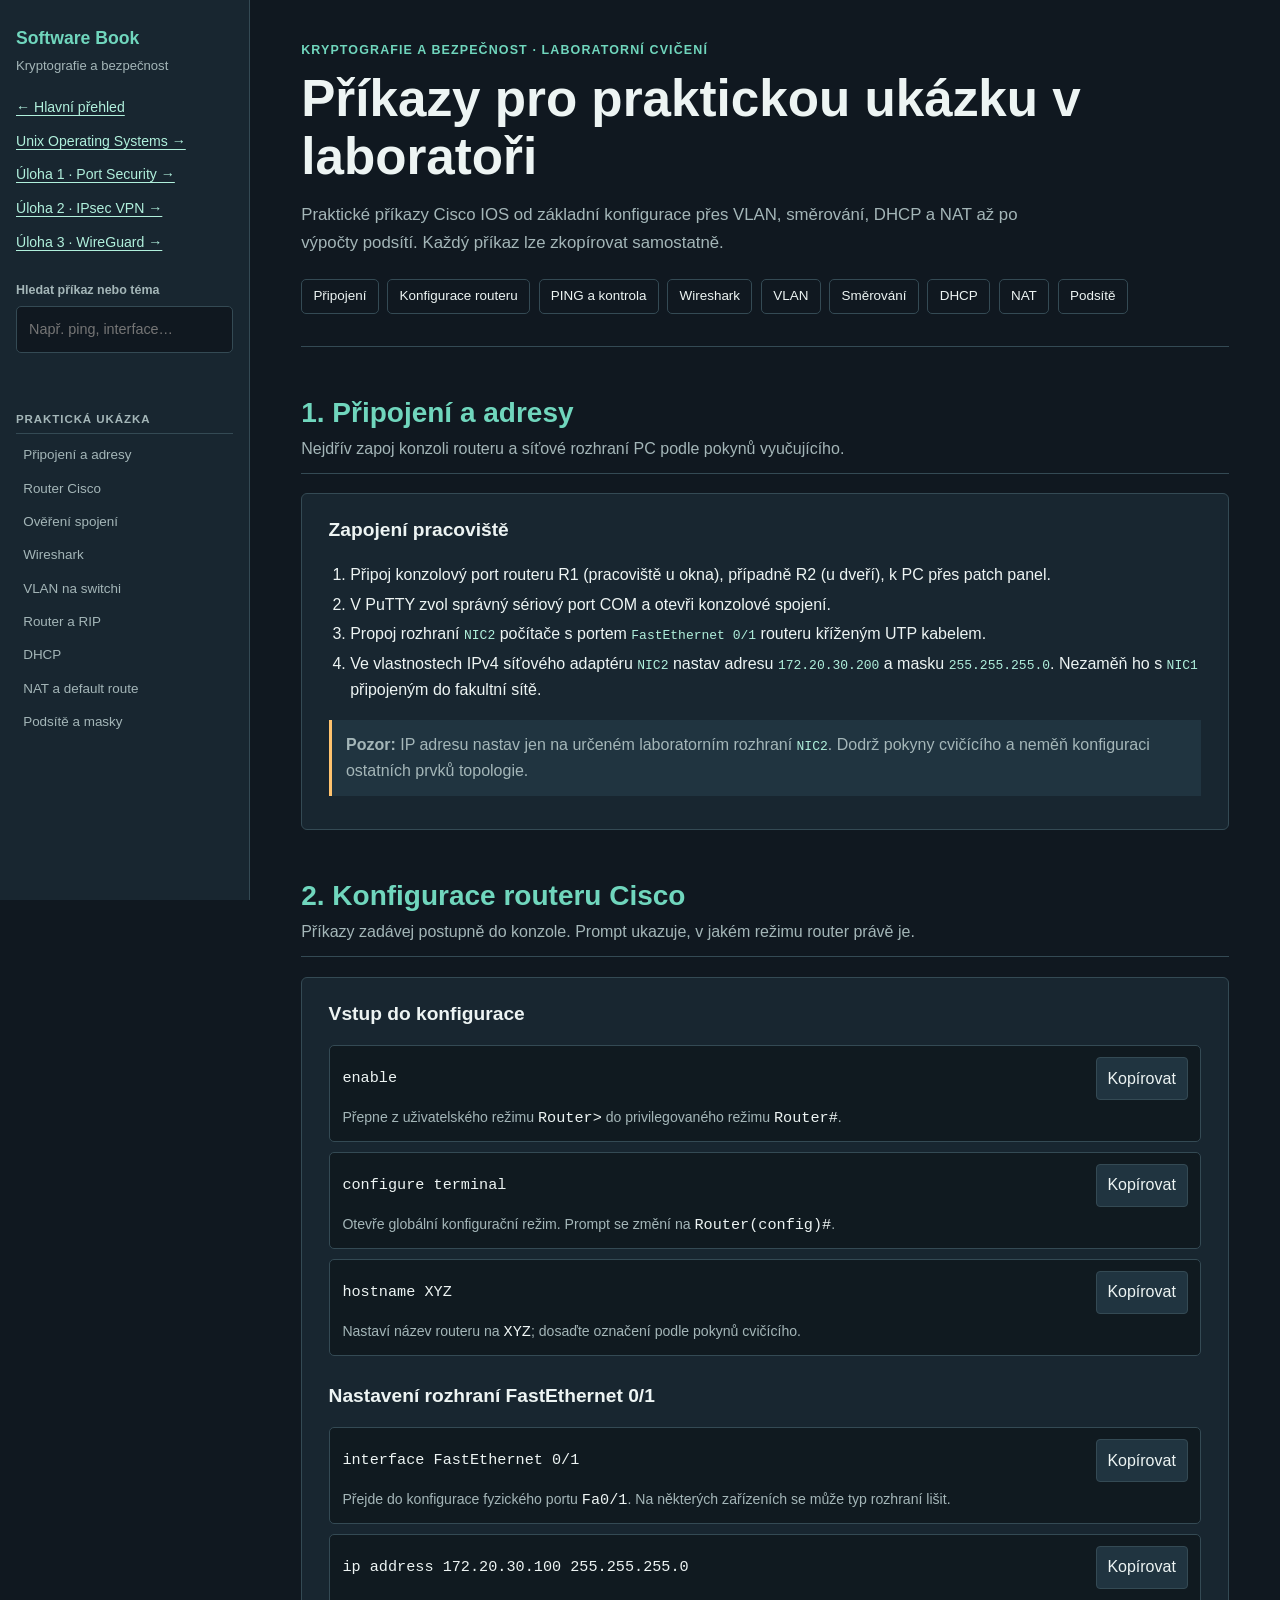
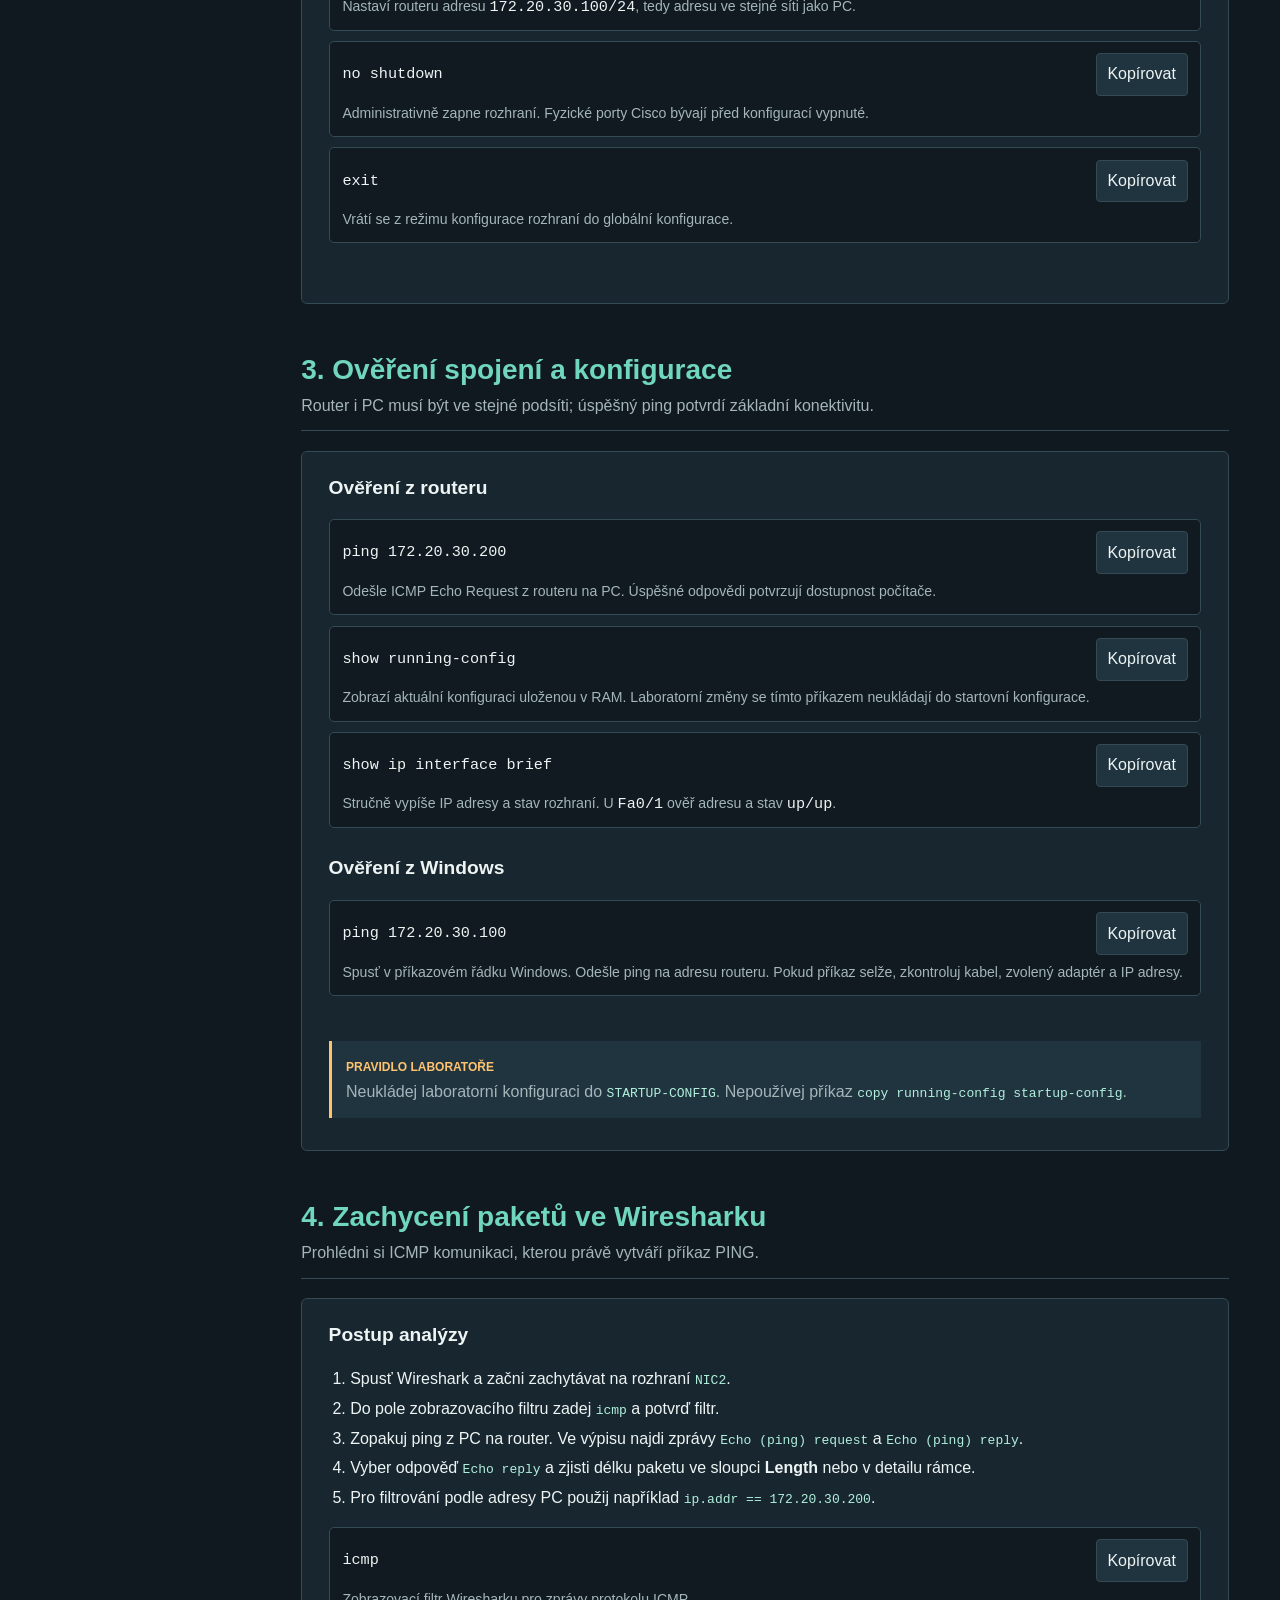
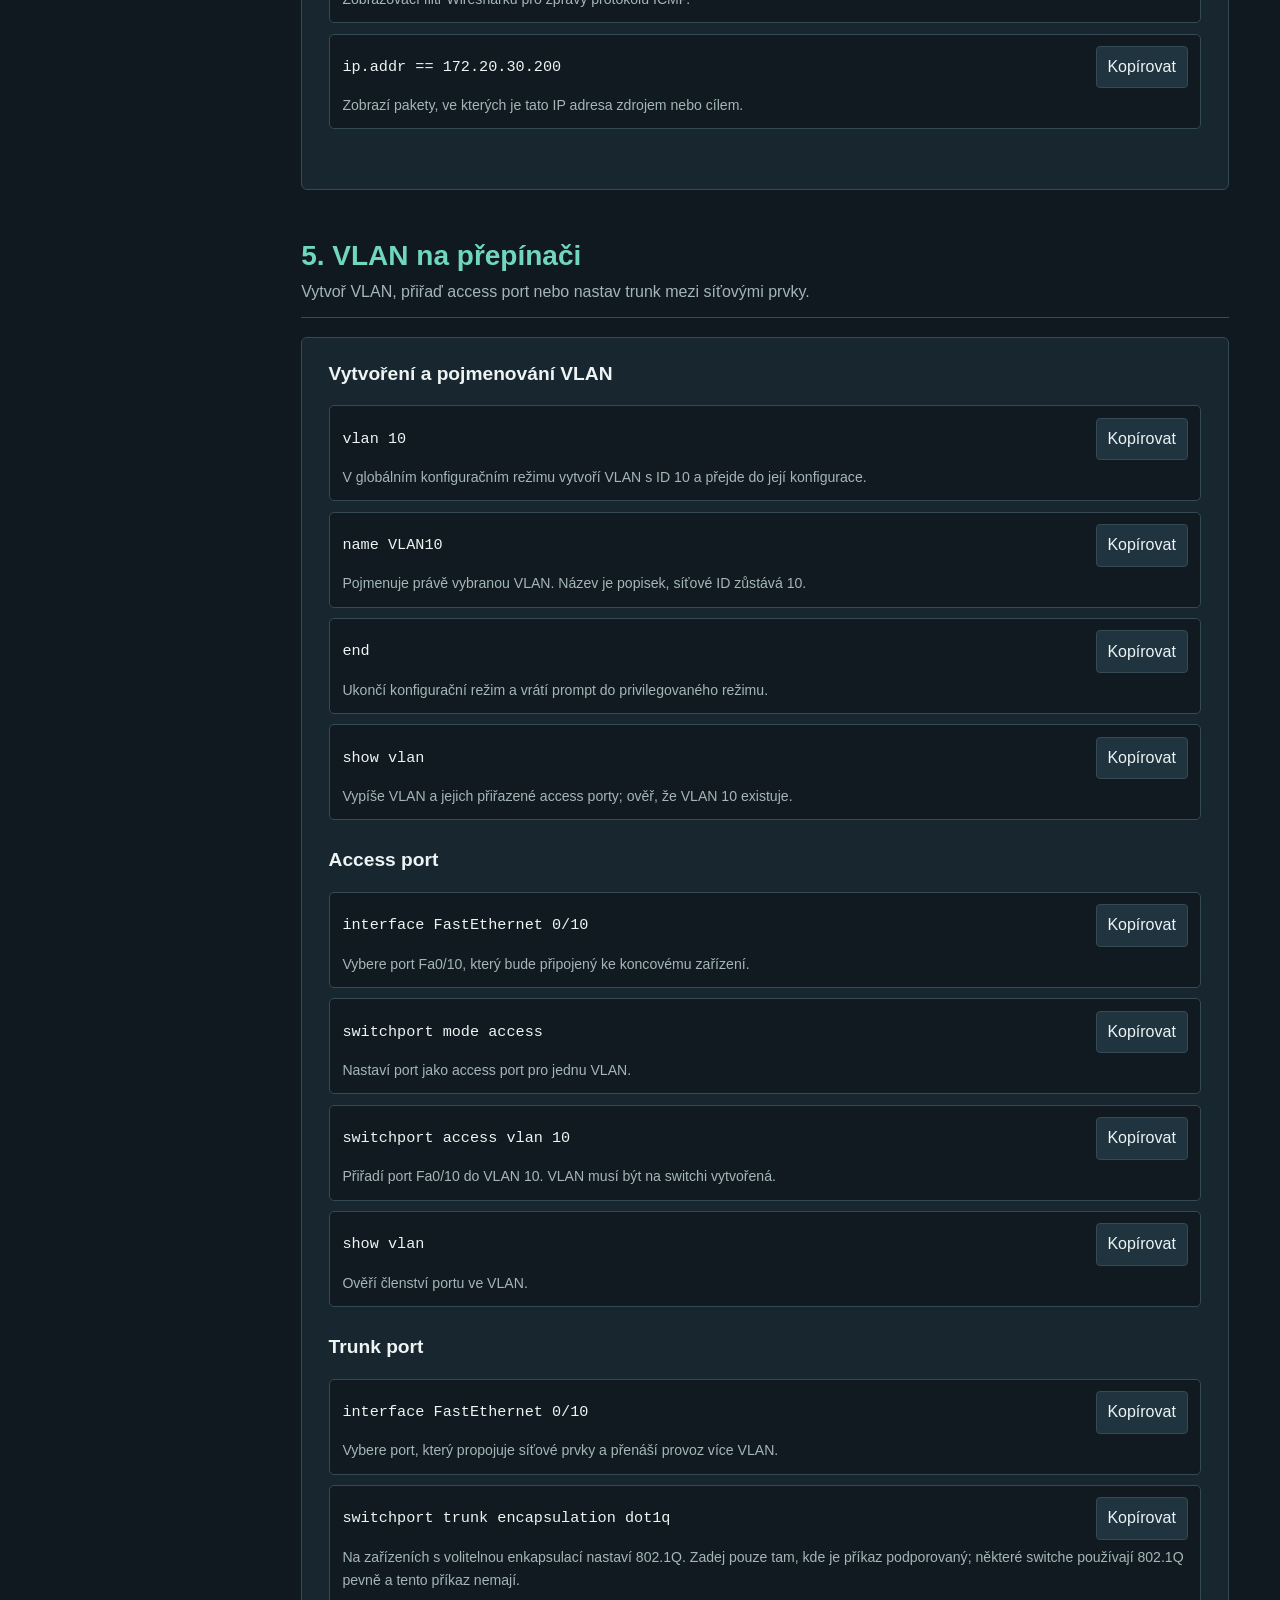
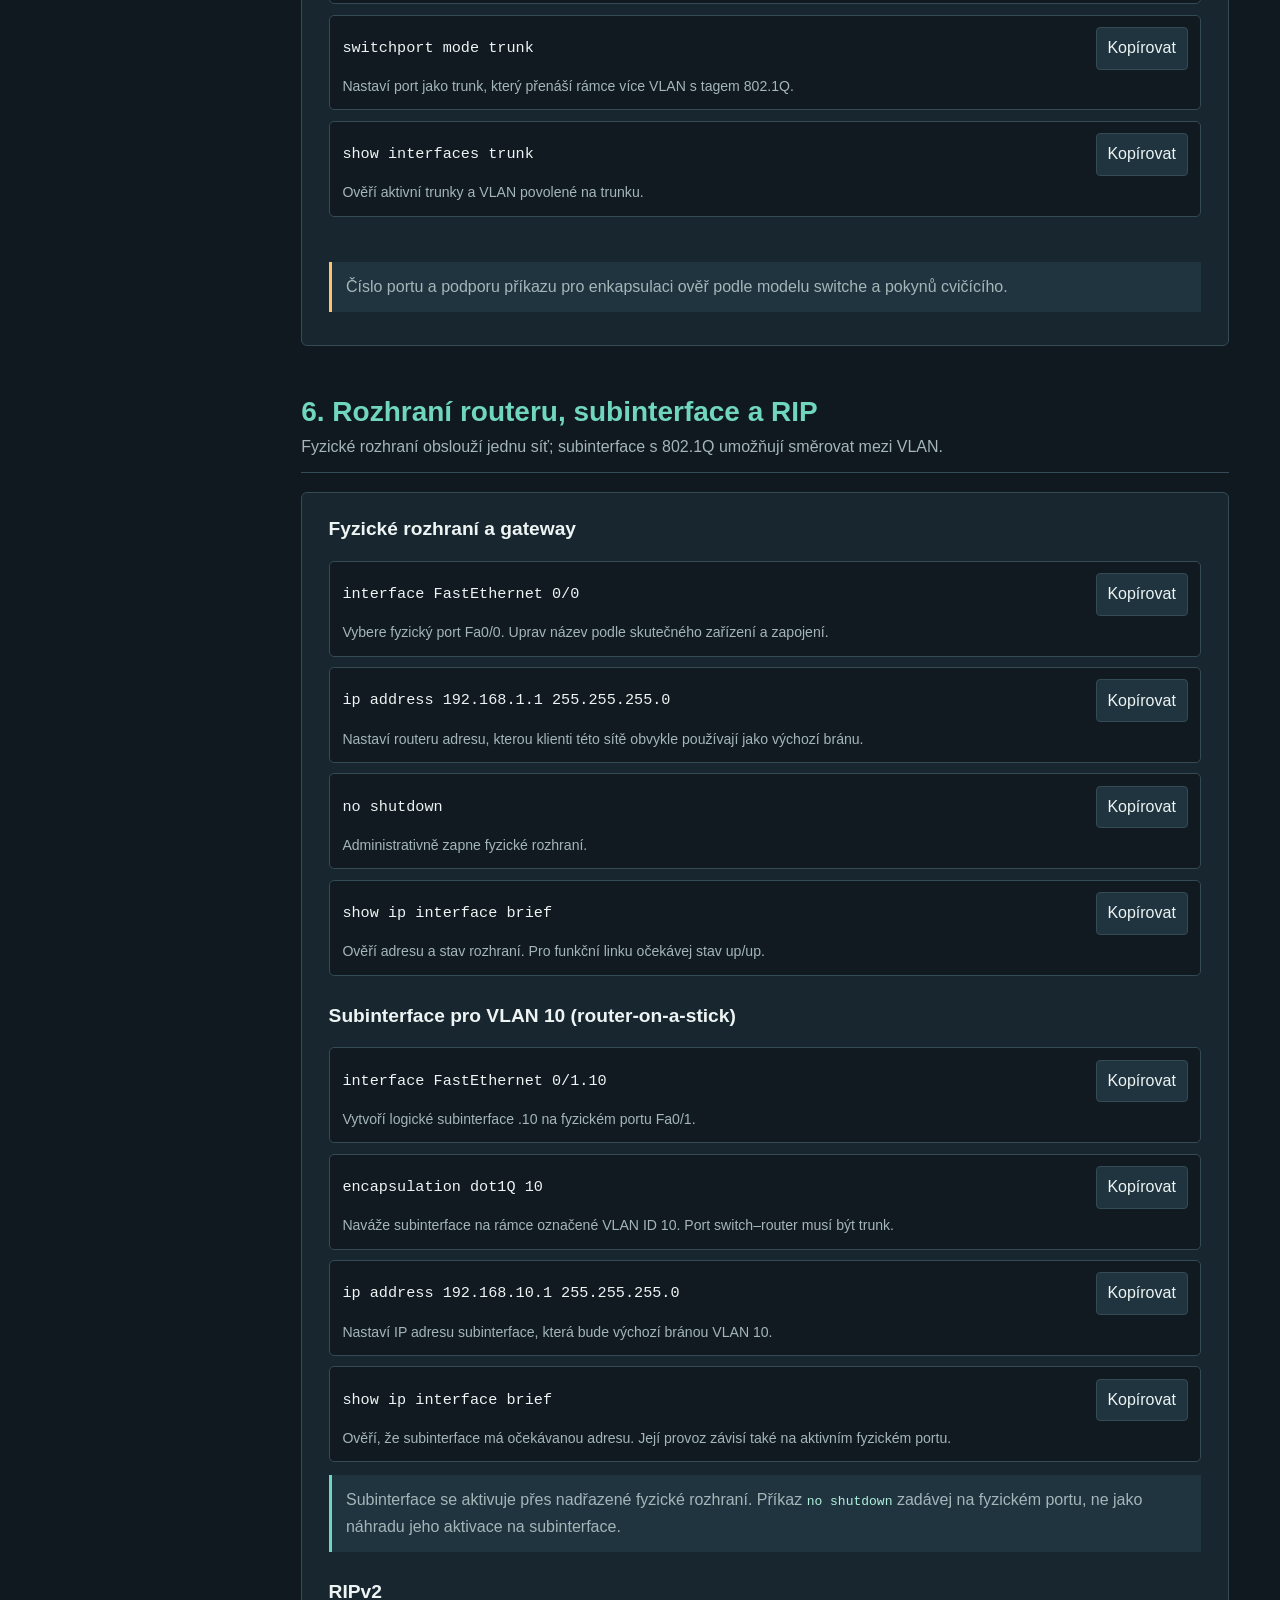
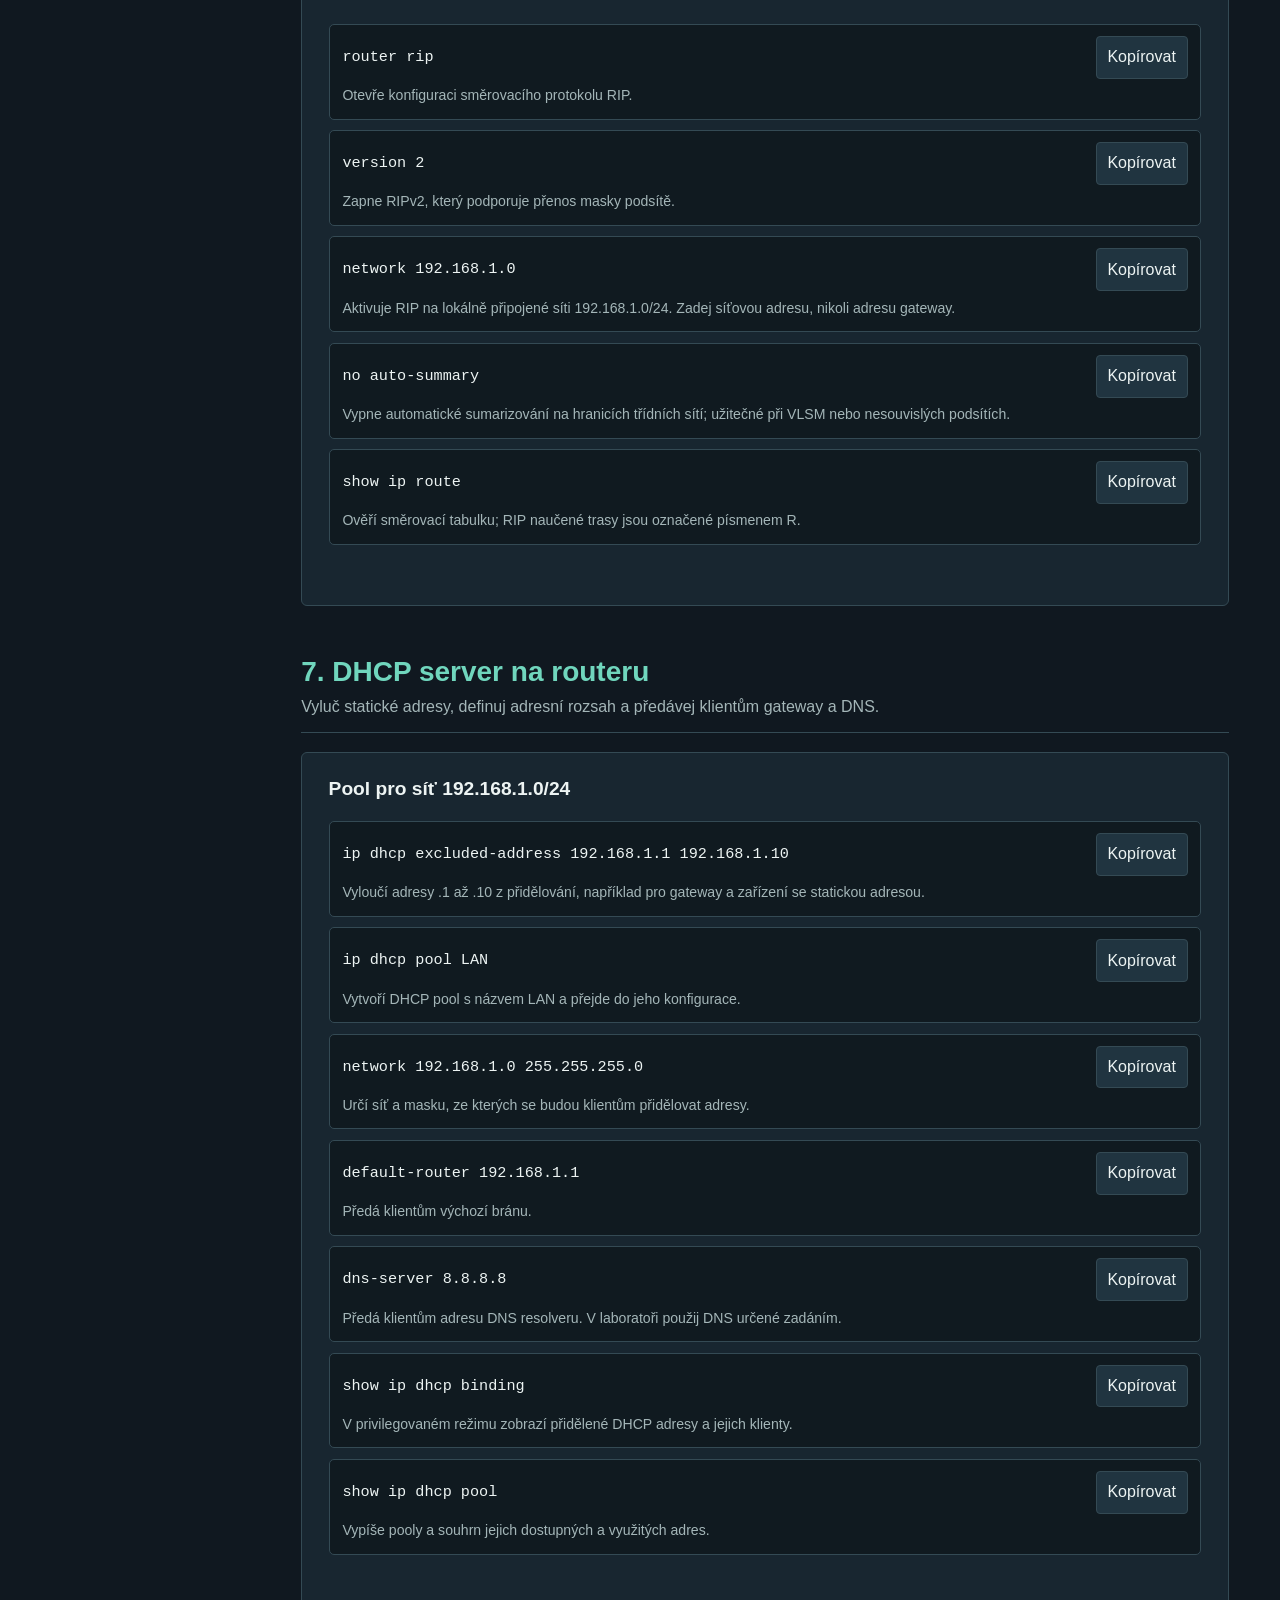
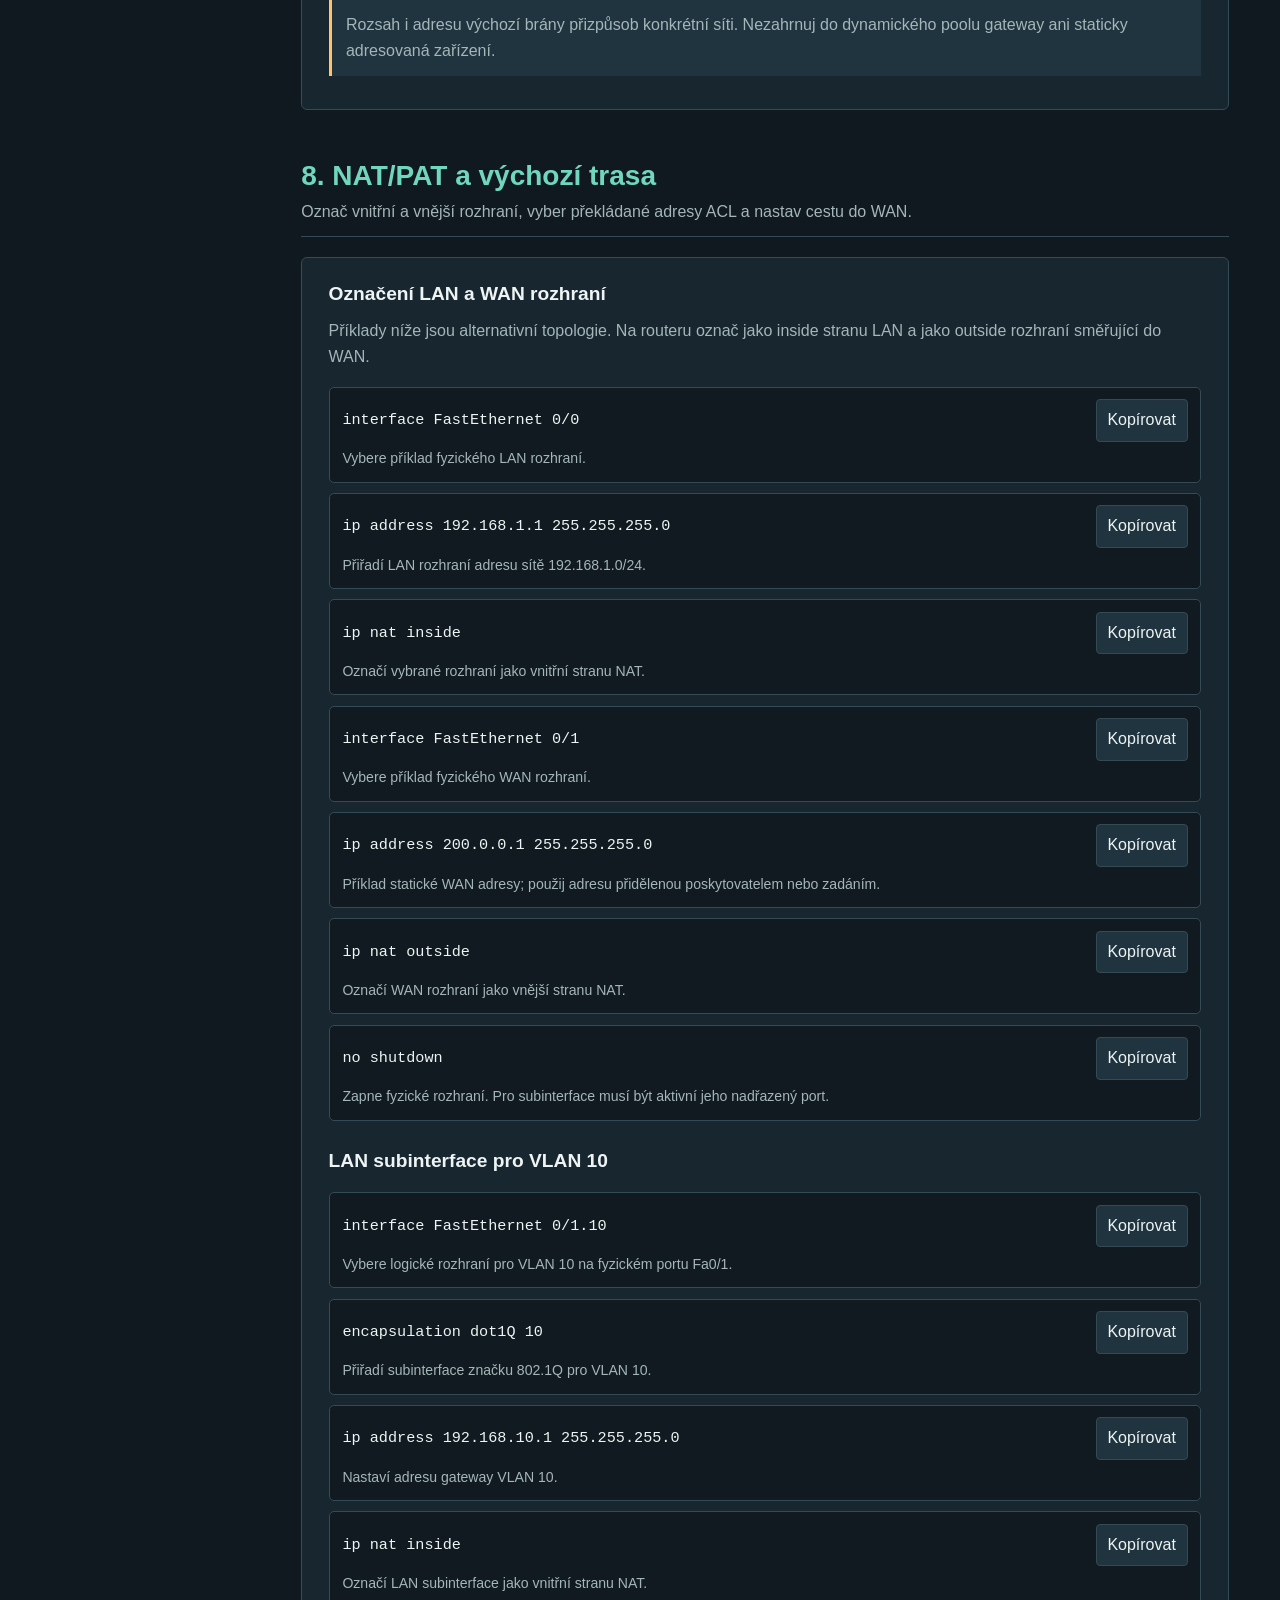
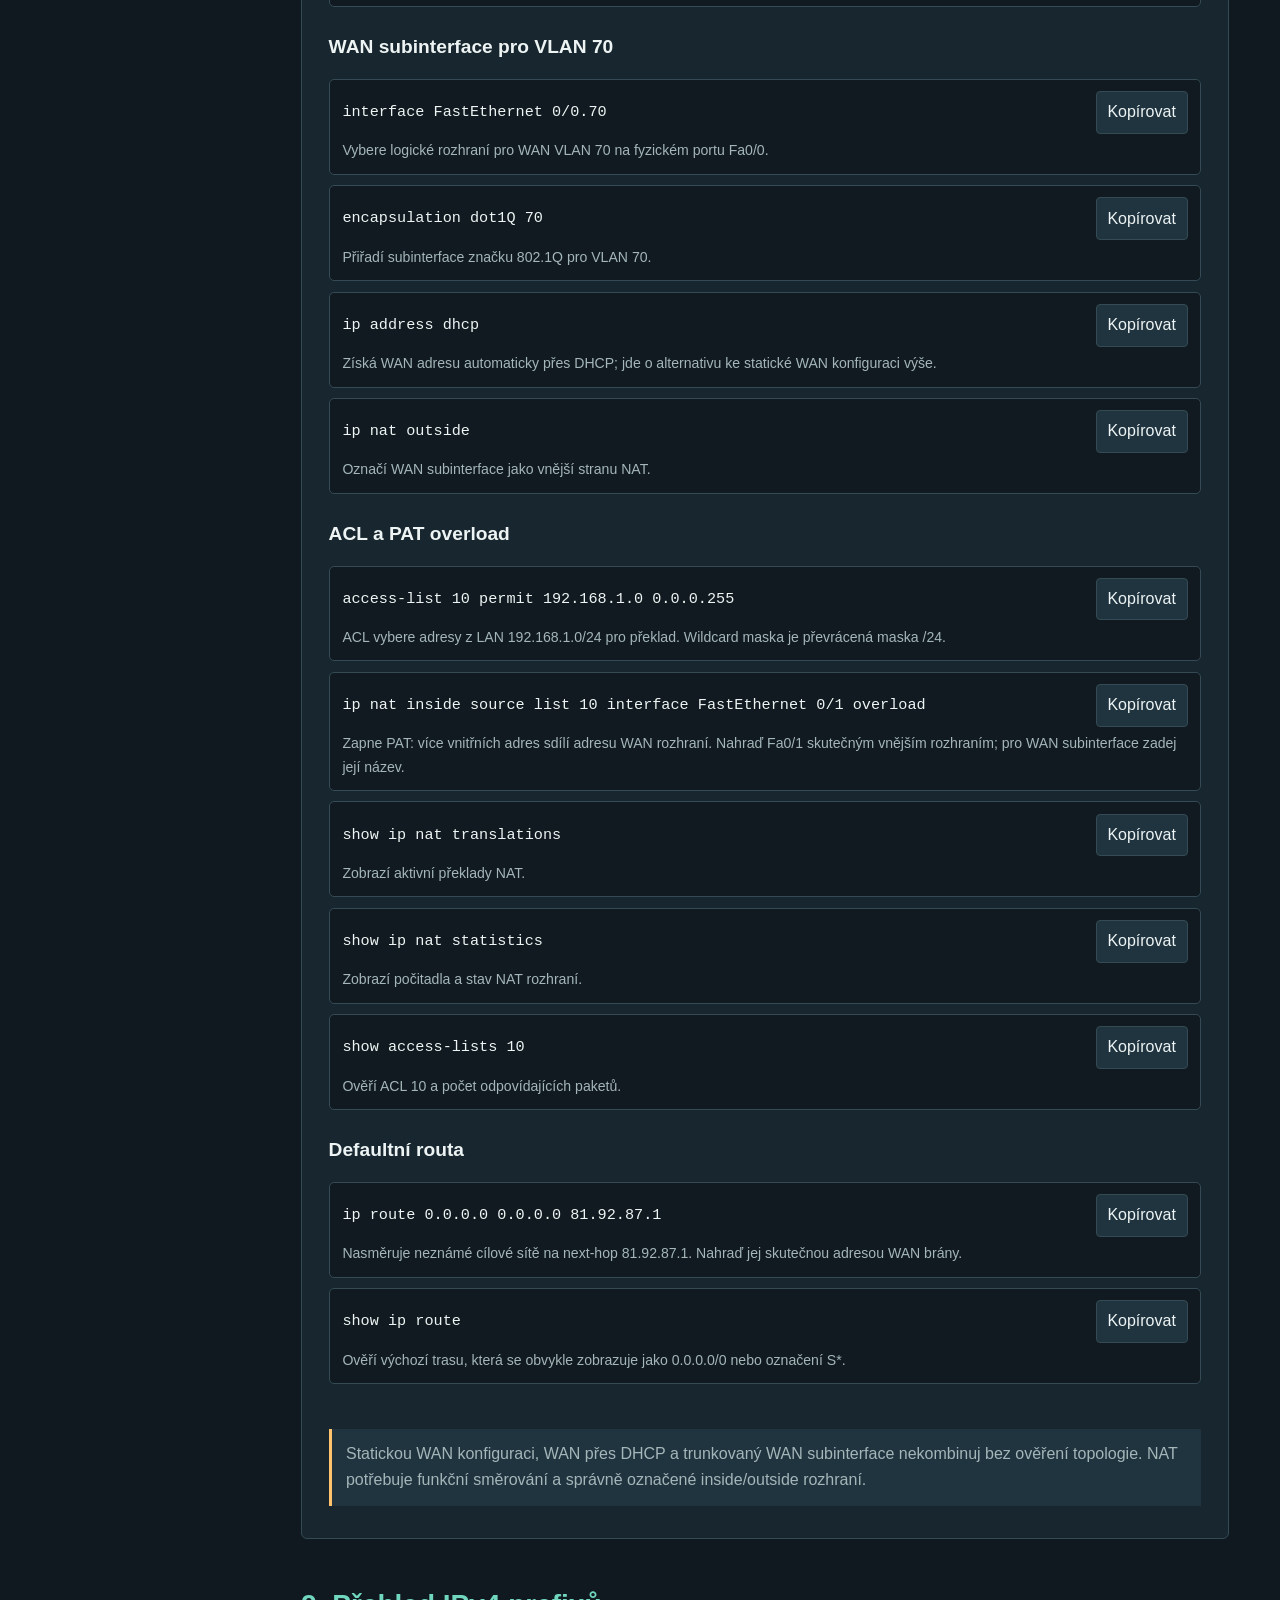
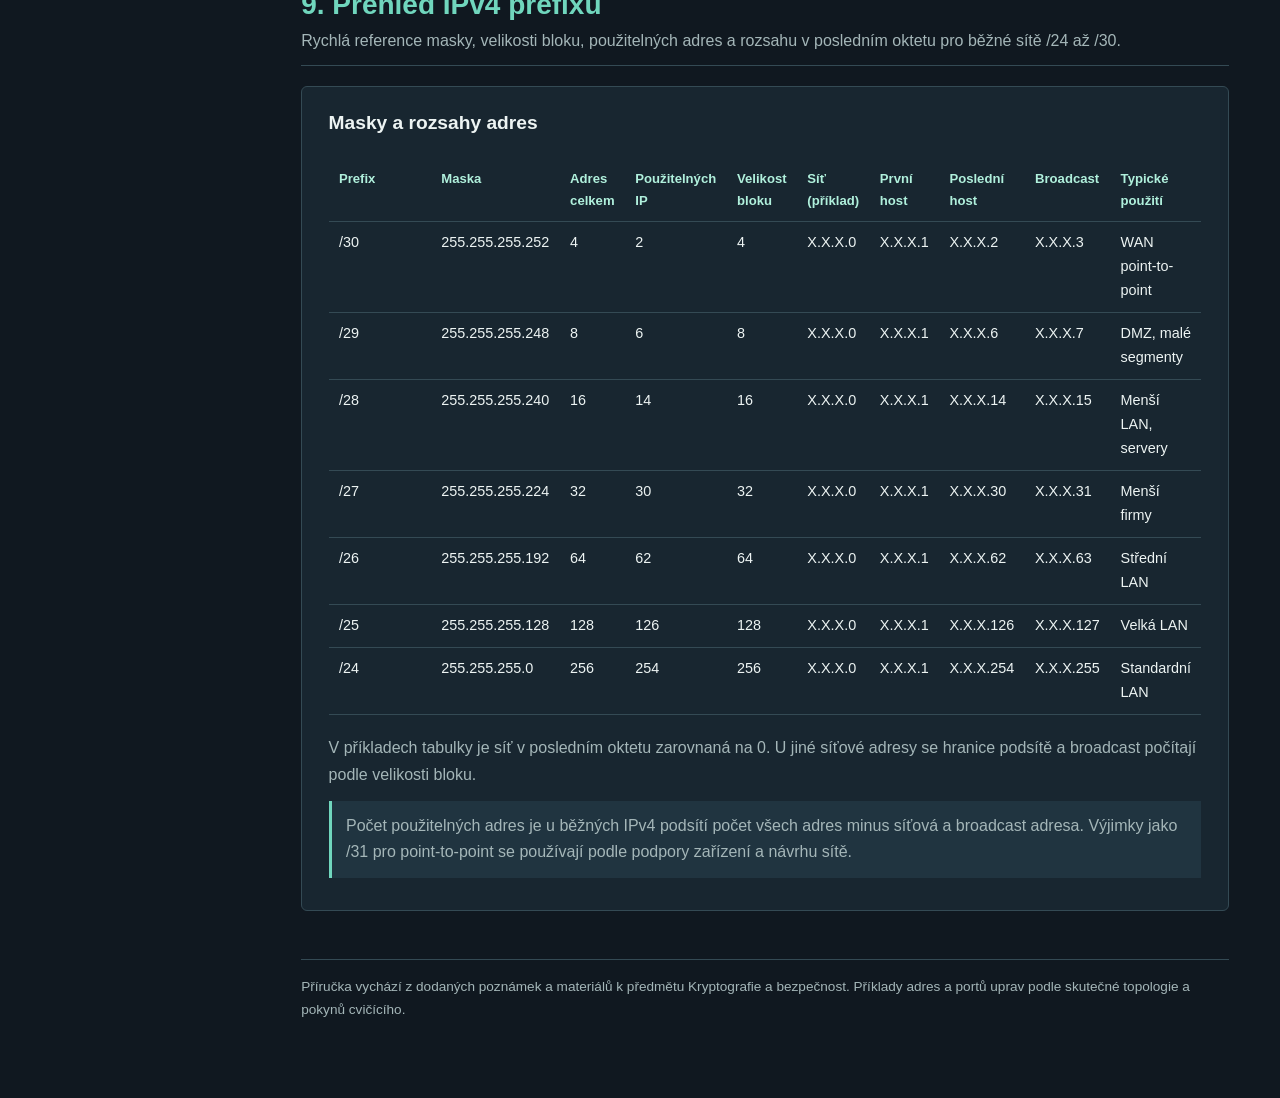
<file: lab.html>
<!DOCTYPE html>
<html lang="cs">
<head>
    <meta charset="UTF-8">
    <meta name="viewport" content="width=device-width, initial-scale=1.0">
    <meta name="description" content="Cisco IOS příkazy a postup pro praktickou ukázku síťové laboratoře: konfigurace routeru, ping a Wireshark.">
    <title>Laboratorní příkazy | Software Book</title>
    <link rel="stylesheet" href="styles.css">
</head>
<body>
    <aside class="sidebar" aria-label="Navigace laboratorní úlohy">
        <a class="brand" href="index.html">Software Book</a>
        <p class="brand-note">Kryptografie a bezpečnost</p>
        <a class="back-link" href="index.html">← Hlavní přehled</a>
        <a class="back-link" href="uop.html">Unix Operating Systems →</a>
        <a class="back-link" href="lab1.html">Úloha 1 · Port Security →</a>
        <a class="back-link" href="lab2.html">Úloha 2 · IPsec VPN →</a>
        <a class="back-link" href="lab3.html">Úloha 3 · WireGuard →</a>
        <label class="search-label" for="searchInput">Hledat příkaz nebo téma</label>
        <input id="searchInput" type="search" placeholder="Např. ping, interface…" autocomplete="off">
        <p class="search-status" id="searchStatus" aria-live="polite"></p>
        <nav>
            <p class="nav-title">Praktická ukázka</p>
            <ul>
                <li><a href="#priprava">Připojení a adresy</a></li>
                <li><a href="#router">Router Cisco</a></li>
                <li><a href="#overeni">Ověření spojení</a></li>
                <li><a href="#wireshark">Wireshark</a></li>
                <li><a href="#switch-vlan">VLAN na switchi</a></li>
                <li><a href="#router-vlan">Router a RIP</a></li>
                <li><a href="#dhcp">DHCP</a></li>
                <li><a href="#nat">NAT a default route</a></li>
                <li><a href="#subnetting">Podsítě a masky</a></li>
            </ul>
        </nav>
    </aside>

    <main>
        <header class="page-header">
            <p class="eyebrow">Kryptografie a bezpečnost · laboratorní cvičení</p>
            <h1>Příkazy pro praktickou ukázku v laboratoři</h1>
            <p class="intro">Praktické příkazy Cisco IOS od základní konfigurace přes VLAN, směrování, DHCP a NAT až po výpočty podsítí. Každý příkaz lze zkopírovat samostatně.</p>
            <nav class="quick-links" aria-label="Rychlé odkazy">
                <a href="#priprava">Připojení</a>
                <a href="#router">Konfigurace routeru</a>
                <a href="#overeni">PING a kontrola</a>
                <a href="#wireshark">Wireshark</a>
                <a href="#switch-vlan">VLAN</a>
                <a href="#router-vlan">Směrování</a>
                <a href="#dhcp">DHCP</a>
                <a href="#nat">NAT</a>
                <a href="#subnetting">Podsítě</a>
            </nav>
        </header>

        <p class="empty-state" id="emptyState">Pro zadaný výraz se nenašla odpovídající část.</p>

        <header class="section-heading" id="priprava">
            <h2>1. Připojení a adresy</h2>
            <p>Nejdřív zapoj konzoli routeru a síťové rozhraní PC podle pokynů vyučujícího.</p>
        </header>
        <article class="topic" data-topic>
            <h3>Zapojení pracoviště</h3>
            <ol>
                <li>Připoj konzolový port routeru R1 (pracoviště u okna), případně R2 (u dveří), k PC přes patch panel.</li>
                <li>V PuTTY zvol správný sériový port COM a otevři konzolové spojení.</li>
                <li>Propoj rozhraní <code>NIC2</code> počítače s portem <code>FastEthernet 0/1</code> routeru kříženým UTP kabelem.</li>
                <li>Ve vlastnostech IPv4 síťového adaptéru <code>NIC2</code> nastav adresu <code>172.20.30.200</code> a masku <code>255.255.255.0</code>. Nezaměň ho s <code>NIC1</code> připojeným do fakultní sítě.</li>
            </ol>
            <div class="callout warning"><strong>Pozor:</strong> IP adresu nastav jen na určeném laboratorním rozhraní <code>NIC2</code>. Dodrž pokyny cvičícího a neměň konfiguraci ostatních prvků topologie.</div>
        </article>

        <header class="section-heading" id="router">
            <h2>2. Konfigurace routeru Cisco</h2>
            <p>Příkazy zadávej postupně do konzole. Prompt ukazuje, v jakém režimu router právě je.</p>
        </header>
        <article class="topic" data-topic>
            <h3>Vstup do konfigurace</h3>
            <div class="command-list">
                <div class="command-row"><code>enable</code><button class="copy-button" type="button">Kopírovat</button><p>Přepne z uživatelského režimu <code>Router&gt;</code> do privilegovaného režimu <code>Router#</code>.</p></div>
                <div class="command-row"><code>configure terminal</code><button class="copy-button" type="button">Kopírovat</button><p>Otevře globální konfigurační režim. Prompt se změní na <code>Router(config)#</code>.</p></div>
                <div class="command-row"><code>hostname XYZ</code><button class="copy-button" type="button">Kopírovat</button><p>Nastaví název routeru na <code>XYZ</code>; dosaďte označení podle pokynů cvičícího.</p></div>
            </div>
            <h3 style="margin-top: 1.5rem">Nastavení rozhraní FastEthernet 0/1</h3>
            <div class="command-list">
                <div class="command-row"><code>interface FastEthernet 0/1</code><button class="copy-button" type="button">Kopírovat</button><p>Přejde do konfigurace fyzického portu <code>Fa0/1</code>. Na některých zařízeních se může typ rozhraní lišit.</p></div>
                <div class="command-row"><code>ip address 172.20.30.100 255.255.255.0</code><button class="copy-button" type="button">Kopírovat</button><p>Nastaví routeru adresu <code>172.20.30.100/24</code>, tedy adresu ve stejné síti jako PC.</p></div>
                <div class="command-row"><code>no shutdown</code><button class="copy-button" type="button">Kopírovat</button><p>Administrativně zapne rozhraní. Fyzické porty Cisco bývají před konfigurací vypnuté.</p></div>
                <div class="command-row"><code>exit</code><button class="copy-button" type="button">Kopírovat</button><p>Vrátí se z režimu konfigurace rozhraní do globální konfigurace.</p></div>
            </div>
            <p class="copy-status" aria-live="polite"></p>
        </article>

        <header class="section-heading" id="overeni">
            <h2>3. Ověření spojení a konfigurace</h2>
            <p>Router i PC musí být ve stejné podsíti; úspěšný ping potvrdí základní konektivitu.</p>
        </header>
        <article class="topic" data-topic>
            <h3>Ověření z routeru</h3>
            <div class="command-list">
                <div class="command-row"><code>ping 172.20.30.200</code><button class="copy-button" type="button">Kopírovat</button><p>Odešle ICMP Echo Request z routeru na PC. Úspěšné odpovědi potvrzují dostupnost počítače.</p></div>
                <div class="command-row"><code>show running-config</code><button class="copy-button" type="button">Kopírovat</button><p>Zobrazí aktuální konfiguraci uloženou v RAM. Laboratorní změny se tímto příkazem neukládají do startovní konfigurace.</p></div>
                <div class="command-row"><code>show ip interface brief</code><button class="copy-button" type="button">Kopírovat</button><p>Stručně vypíše IP adresy a stav rozhraní. U <code>Fa0/1</code> ověř adresu a stav <code>up/up</code>.</p></div>
            </div>
            <h3 style="margin-top: 1.5rem">Ověření z Windows</h3>
            <div class="command-list">
                <div class="command-row"><code>ping 172.20.30.100</code><button class="copy-button" type="button">Kopírovat</button><p>Spusť v příkazovém řádku Windows. Odešle ping na adresu routeru. Pokud příkaz selže, zkontroluj kabel, zvolený adaptér a IP adresy.</p></div>
            </div>
            <p class="copy-status" aria-live="polite"></p>
            <div class="callout warning"><span class="tag">Pravidlo laboratoře</span><br>Neukládej laboratorní konfiguraci do <code>STARTUP-CONFIG</code>. Nepoužívej příkaz <code>copy running-config startup-config</code>.</div>
        </article>

        <header class="section-heading" id="wireshark">
            <h2>4. Zachycení paketů ve Wiresharku</h2>
            <p>Prohlédni si ICMP komunikaci, kterou právě vytváří příkaz PING.</p>
        </header>
        <article class="topic" data-topic>
            <h3>Postup analýzy</h3>
            <ol>
                <li>Spusť Wireshark a začni zachytávat na rozhraní <code>NIC2</code>.</li>
                <li>Do pole zobrazovacího filtru zadej <code>icmp</code> a potvrď filtr.</li>
                <li>Zopakuj ping z PC na router. Ve výpisu najdi zprávy <code>Echo (ping) request</code> a <code>Echo (ping) reply</code>.</li>
                <li>Vyber odpověď <code>Echo reply</code> a zjisti délku paketu ve sloupci <strong>Length</strong> nebo v detailu rámce.</li>
                <li>Pro filtrování podle adresy PC použij například <code>ip.addr == 172.20.30.200</code>.</li>
            </ol>
            <div class="command-list">
                <div class="command-row"><code>icmp</code><button class="copy-button" type="button">Kopírovat</button><p>Zobrazovací filtr Wiresharku pro zprávy protokolu ICMP.</p></div>
                <div class="command-row"><code>ip.addr == 172.20.30.200</code><button class="copy-button" type="button">Kopírovat</button><p>Zobrazí pakety, ve kterých je tato IP adresa zdrojem nebo cílem.</p></div>
            </div>
            <p class="copy-status" aria-live="polite"></p>
        </article>

        <header class="section-heading" id="switch-vlan">
            <h2>5. VLAN na přepínači</h2>
            <p>Vytvoř VLAN, přiřaď access port nebo nastav trunk mezi síťovými prvky.</p>
        </header>
        <article class="topic" data-topic>
            <h3>Vytvoření a pojmenování VLAN</h3>
            <div class="command-list">
                <div class="command-row"><code>vlan 10</code><button class="copy-button" type="button">Kopírovat</button><p>V globálním konfiguračním režimu vytvoří VLAN s ID 10 a přejde do její konfigurace.</p></div>
                <div class="command-row"><code>name VLAN10</code><button class="copy-button" type="button">Kopírovat</button><p>Pojmenuje právě vybranou VLAN. Název je popisek, síťové ID zůstává 10.</p></div>
                <div class="command-row"><code>end</code><button class="copy-button" type="button">Kopírovat</button><p>Ukončí konfigurační režim a vrátí prompt do privilegovaného režimu.</p></div>
                <div class="command-row"><code>show vlan</code><button class="copy-button" type="button">Kopírovat</button><p>Vypíše VLAN a jejich přiřazené access porty; ověř, že VLAN 10 existuje.</p></div>
            </div>
            <h3 style="margin-top: 1.5rem">Access port</h3>
            <div class="command-list">
                <div class="command-row"><code>interface FastEthernet 0/10</code><button class="copy-button" type="button">Kopírovat</button><p>Vybere port Fa0/10, který bude připojený ke koncovému zařízení.</p></div>
                <div class="command-row"><code>switchport mode access</code><button class="copy-button" type="button">Kopírovat</button><p>Nastaví port jako access port pro jednu VLAN.</p></div>
                <div class="command-row"><code>switchport access vlan 10</code><button class="copy-button" type="button">Kopírovat</button><p>Přiřadí port Fa0/10 do VLAN 10. VLAN musí být na switchi vytvořená.</p></div>
                <div class="command-row"><code>show vlan</code><button class="copy-button" type="button">Kopírovat</button><p>Ověří členství portu ve VLAN.</p></div>
            </div>
            <h3 style="margin-top: 1.5rem">Trunk port</h3>
            <div class="command-list">
                <div class="command-row"><code>interface FastEthernet 0/10</code><button class="copy-button" type="button">Kopírovat</button><p>Vybere port, který propojuje síťové prvky a přenáší provoz více VLAN.</p></div>
                <div class="command-row"><code>switchport trunk encapsulation dot1q</code><button class="copy-button" type="button">Kopírovat</button><p>Na zařízeních s volitelnou enkapsulací nastaví 802.1Q. Zadej pouze tam, kde je příkaz podporovaný; některé switche používají 802.1Q pevně a tento příkaz nemají.</p></div>
                <div class="command-row"><code>switchport mode trunk</code><button class="copy-button" type="button">Kopírovat</button><p>Nastaví port jako trunk, který přenáší rámce více VLAN s tagem 802.1Q.</p></div>
                <div class="command-row"><code>show interfaces trunk</code><button class="copy-button" type="button">Kopírovat</button><p>Ověří aktivní trunky a VLAN povolené na trunku.</p></div>
            </div>
            <p class="copy-status" aria-live="polite"></p>
            <div class="callout warning">Číslo portu a podporu příkazu pro enkapsulaci ověř podle modelu switche a pokynů cvičícího.</div>
        </article>

        <header class="section-heading" id="router-vlan">
            <h2>6. Rozhraní routeru, subinterface a RIP</h2>
            <p>Fyzické rozhraní obslouží jednu síť; subinterface s 802.1Q umožňují směrovat mezi VLAN.</p>
        </header>
        <article class="topic" data-topic>
            <h3>Fyzické rozhraní a gateway</h3>
            <div class="command-list">
                <div class="command-row"><code>interface FastEthernet 0/0</code><button class="copy-button" type="button">Kopírovat</button><p>Vybere fyzický port Fa0/0. Uprav název podle skutečného zařízení a zapojení.</p></div>
                <div class="command-row"><code>ip address 192.168.1.1 255.255.255.0</code><button class="copy-button" type="button">Kopírovat</button><p>Nastaví routeru adresu, kterou klienti této sítě obvykle používají jako výchozí bránu.</p></div>
                <div class="command-row"><code>no shutdown</code><button class="copy-button" type="button">Kopírovat</button><p>Administrativně zapne fyzické rozhraní.</p></div>
                <div class="command-row"><code>show ip interface brief</code><button class="copy-button" type="button">Kopírovat</button><p>Ověří adresu a stav rozhraní. Pro funkční linku očekávej stav up/up.</p></div>
            </div>
            <h3 style="margin-top: 1.5rem">Subinterface pro VLAN 10 (router-on-a-stick)</h3>
            <div class="command-list">
                <div class="command-row"><code>interface FastEthernet 0/1.10</code><button class="copy-button" type="button">Kopírovat</button><p>Vytvoří logické subinterface .10 na fyzickém portu Fa0/1.</p></div>
                <div class="command-row"><code>encapsulation dot1Q 10</code><button class="copy-button" type="button">Kopírovat</button><p>Naváže subinterface na rámce označené VLAN ID 10. Port switch–router musí být trunk.</p></div>
                <div class="command-row"><code>ip address 192.168.10.1 255.255.255.0</code><button class="copy-button" type="button">Kopírovat</button><p>Nastaví IP adresu subinterface, která bude výchozí bránou VLAN 10.</p></div>
                <div class="command-row"><code>show ip interface brief</code><button class="copy-button" type="button">Kopírovat</button><p>Ověří, že subinterface má očekávanou adresu. Její provoz závisí také na aktivním fyzickém portu.</p></div>
            </div>
            <div class="callout">Subinterface se aktivuje přes nadřazené fyzické rozhraní. Příkaz <code>no shutdown</code> zadávej na fyzickém portu, ne jako náhradu jeho aktivace na subinterface.</div>
            <h3 style="margin-top: 1.5rem">RIPv2</h3>
            <div class="command-list">
                <div class="command-row"><code>router rip</code><button class="copy-button" type="button">Kopírovat</button><p>Otevře konfiguraci směrovacího protokolu RIP.</p></div>
                <div class="command-row"><code>version 2</code><button class="copy-button" type="button">Kopírovat</button><p>Zapne RIPv2, který podporuje přenos masky podsítě.</p></div>
                <div class="command-row"><code>network 192.168.1.0</code><button class="copy-button" type="button">Kopírovat</button><p>Aktivuje RIP na lokálně připojené síti 192.168.1.0/24. Zadej síťovou adresu, nikoli adresu gateway.</p></div>
                <div class="command-row"><code>no auto-summary</code><button class="copy-button" type="button">Kopírovat</button><p>Vypne automatické sumarizování na hranicích třídních sítí; užitečné při VLSM nebo nesouvislých podsítích.</p></div>
                <div class="command-row"><code>show ip route</code><button class="copy-button" type="button">Kopírovat</button><p>Ověří směrovací tabulku; RIP naučené trasy jsou označené písmenem R.</p></div>
            </div>
            <p class="copy-status" aria-live="polite"></p>
        </article>

        <header class="section-heading" id="dhcp">
            <h2>7. DHCP server na routeru</h2>
            <p>Vyluč statické adresy, definuj adresní rozsah a předávej klientům gateway a DNS.</p>
        </header>
        <article class="topic" data-topic>
            <h3>Pool pro síť 192.168.1.0/24</h3>
            <div class="command-list">
                <div class="command-row"><code>ip dhcp excluded-address 192.168.1.1 192.168.1.10</code><button class="copy-button" type="button">Kopírovat</button><p>Vyloučí adresy .1 až .10 z přidělování, například pro gateway a zařízení se statickou adresou.</p></div>
                <div class="command-row"><code>ip dhcp pool LAN</code><button class="copy-button" type="button">Kopírovat</button><p>Vytvoří DHCP pool s názvem LAN a přejde do jeho konfigurace.</p></div>
                <div class="command-row"><code>network 192.168.1.0 255.255.255.0</code><button class="copy-button" type="button">Kopírovat</button><p>Určí síť a masku, ze kterých se budou klientům přidělovat adresy.</p></div>
                <div class="command-row"><code>default-router 192.168.1.1</code><button class="copy-button" type="button">Kopírovat</button><p>Předá klientům výchozí bránu.</p></div>
                <div class="command-row"><code>dns-server 8.8.8.8</code><button class="copy-button" type="button">Kopírovat</button><p>Předá klientům adresu DNS resolveru. V laboratoři použij DNS určené zadáním.</p></div>
                <div class="command-row"><code>show ip dhcp binding</code><button class="copy-button" type="button">Kopírovat</button><p>V privilegovaném režimu zobrazí přidělené DHCP adresy a jejich klienty.</p></div>
                <div class="command-row"><code>show ip dhcp pool</code><button class="copy-button" type="button">Kopírovat</button><p>Vypíše pooly a souhrn jejich dostupných a využitých adres.</p></div>
            </div>
            <p class="copy-status" aria-live="polite"></p>
            <div class="callout warning">Rozsah i adresu výchozí brány přizpůsob konkrétní síti. Nezahrnuj do dynamického poolu gateway ani staticky adresovaná zařízení.</div>
        </article>

        <header class="section-heading" id="nat">
            <h2>8. NAT/PAT a výchozí trasa</h2>
            <p>Označ vnitřní a vnější rozhraní, vyber překládané adresy ACL a nastav cestu do WAN.</p>
        </header>
        <article class="topic" data-topic>
            <h3>Označení LAN a WAN rozhraní</h3>
            <p>Příklady níže jsou alternativní topologie. Na routeru označ jako inside stranu LAN a jako outside rozhraní směřující do WAN.</p>
            <div class="command-list">
                <div class="command-row"><code>interface FastEthernet 0/0</code><button class="copy-button" type="button">Kopírovat</button><p>Vybere příklad fyzického LAN rozhraní.</p></div>
                <div class="command-row"><code>ip address 192.168.1.1 255.255.255.0</code><button class="copy-button" type="button">Kopírovat</button><p>Přiřadí LAN rozhraní adresu sítě 192.168.1.0/24.</p></div>
                <div class="command-row"><code>ip nat inside</code><button class="copy-button" type="button">Kopírovat</button><p>Označí vybrané rozhraní jako vnitřní stranu NAT.</p></div>
                <div class="command-row"><code>interface FastEthernet 0/1</code><button class="copy-button" type="button">Kopírovat</button><p>Vybere příklad fyzického WAN rozhraní.</p></div>
                <div class="command-row"><code>ip address 200.0.0.1 255.255.255.0</code><button class="copy-button" type="button">Kopírovat</button><p>Příklad statické WAN adresy; použij adresu přidělenou poskytovatelem nebo zadáním.</p></div>
                <div class="command-row"><code>ip nat outside</code><button class="copy-button" type="button">Kopírovat</button><p>Označí WAN rozhraní jako vnější stranu NAT.</p></div>
                <div class="command-row"><code>no shutdown</code><button class="copy-button" type="button">Kopírovat</button><p>Zapne fyzické rozhraní. Pro subinterface musí být aktivní jeho nadřazený port.</p></div>
            </div>
            <h3 style="margin-top: 1.5rem">LAN subinterface pro VLAN 10</h3>
            <div class="command-list">
                <div class="command-row"><code>interface FastEthernet 0/1.10</code><button class="copy-button" type="button">Kopírovat</button><p>Vybere logické rozhraní pro VLAN 10 na fyzickém portu Fa0/1.</p></div>
                <div class="command-row"><code>encapsulation dot1Q 10</code><button class="copy-button" type="button">Kopírovat</button><p>Přiřadí subinterface značku 802.1Q pro VLAN 10.</p></div>
                <div class="command-row"><code>ip address 192.168.10.1 255.255.255.0</code><button class="copy-button" type="button">Kopírovat</button><p>Nastaví adresu gateway VLAN 10.</p></div>
                <div class="command-row"><code>ip nat inside</code><button class="copy-button" type="button">Kopírovat</button><p>Označí LAN subinterface jako vnitřní stranu NAT.</p></div>
            </div>
            <h3 style="margin-top: 1.5rem">WAN subinterface pro VLAN 70</h3>
            <div class="command-list">
                <div class="command-row"><code>interface FastEthernet 0/0.70</code><button class="copy-button" type="button">Kopírovat</button><p>Vybere logické rozhraní pro WAN VLAN 70 na fyzickém portu Fa0/0.</p></div>
                <div class="command-row"><code>encapsulation dot1Q 70</code><button class="copy-button" type="button">Kopírovat</button><p>Přiřadí subinterface značku 802.1Q pro VLAN 70.</p></div>
                <div class="command-row"><code>ip address dhcp</code><button class="copy-button" type="button">Kopírovat</button><p>Získá WAN adresu automaticky přes DHCP; jde o alternativu ke statické WAN konfiguraci výše.</p></div>
                <div class="command-row"><code>ip nat outside</code><button class="copy-button" type="button">Kopírovat</button><p>Označí WAN subinterface jako vnější stranu NAT.</p></div>
            </div>
            <h3 style="margin-top: 1.5rem">ACL a PAT overload</h3>
            <div class="command-list">
                <div class="command-row"><code>access-list 10 permit 192.168.1.0 0.0.0.255</code><button class="copy-button" type="button">Kopírovat</button><p>ACL vybere adresy z LAN 192.168.1.0/24 pro překlad. Wildcard maska je převrácená maska /24.</p></div>
                <div class="command-row"><code>ip nat inside source list 10 interface FastEthernet 0/1 overload</code><button class="copy-button" type="button">Kopírovat</button><p>Zapne PAT: více vnitřních adres sdílí adresu WAN rozhraní. Nahraď Fa0/1 skutečným vnějším rozhraním; pro WAN subinterface zadej její název.</p></div>
                <div class="command-row"><code>show ip nat translations</code><button class="copy-button" type="button">Kopírovat</button><p>Zobrazí aktivní překlady NAT.</p></div>
                <div class="command-row"><code>show ip nat statistics</code><button class="copy-button" type="button">Kopírovat</button><p>Zobrazí počitadla a stav NAT rozhraní.</p></div>
                <div class="command-row"><code>show access-lists 10</code><button class="copy-button" type="button">Kopírovat</button><p>Ověří ACL 10 a počet odpovídajících paketů.</p></div>
            </div>
            <h3 style="margin-top: 1.5rem">Defaultní routa</h3>
            <div class="command-list">
                <div class="command-row"><code>ip route 0.0.0.0 0.0.0.0 81.92.87.1</code><button class="copy-button" type="button">Kopírovat</button><p>Nasměruje neznámé cílové sítě na next-hop 81.92.87.1. Nahraď jej skutečnou adresou WAN brány.</p></div>
                <div class="command-row"><code>show ip route</code><button class="copy-button" type="button">Kopírovat</button><p>Ověří výchozí trasu, která se obvykle zobrazuje jako 0.0.0.0/0 nebo označení S*.</p></div>
            </div>
            <p class="copy-status" aria-live="polite"></p>
            <div class="callout warning">Statickou WAN konfiguraci, WAN přes DHCP a trunkovaný WAN subinterface nekombinuj bez ověření topologie. NAT potřebuje funkční směrování a správně označené inside/outside rozhraní.</div>
        </article>

        <header class="section-heading" id="subnetting">
            <h2>9. Přehled IPv4 prefixů</h2>
            <p>Rychlá reference masky, velikosti bloku, použitelných adres a rozsahu v posledním oktetu pro běžné sítě /24 až /30.</p>
        </header>
        <article class="topic" data-topic>
            <h3>Masky a rozsahy adres</h3>
            <div class="table-wrap">
                <table>
                    <thead><tr><th>Prefix</th><th>Maska</th><th>Adres celkem</th><th>Použitelných IP</th><th>Velikost bloku</th><th>Síť (příklad)</th><th>První host</th><th>Poslední host</th><th>Broadcast</th><th>Typické použití</th></tr></thead>
                    <tbody>
                        <tr><td>/30</td><td>255.255.255.252</td><td>4</td><td>2</td><td>4</td><td>X.X.X.0</td><td>X.X.X.1</td><td>X.X.X.2</td><td>X.X.X.3</td><td>WAN point-to-point</td></tr>
                        <tr><td>/29</td><td>255.255.255.248</td><td>8</td><td>6</td><td>8</td><td>X.X.X.0</td><td>X.X.X.1</td><td>X.X.X.6</td><td>X.X.X.7</td><td>DMZ, malé segmenty</td></tr>
                        <tr><td>/28</td><td>255.255.255.240</td><td>16</td><td>14</td><td>16</td><td>X.X.X.0</td><td>X.X.X.1</td><td>X.X.X.14</td><td>X.X.X.15</td><td>Menší LAN, servery</td></tr>
                        <tr><td>/27</td><td>255.255.255.224</td><td>32</td><td>30</td><td>32</td><td>X.X.X.0</td><td>X.X.X.1</td><td>X.X.X.30</td><td>X.X.X.31</td><td>Menší firmy</td></tr>
                        <tr><td>/26</td><td>255.255.255.192</td><td>64</td><td>62</td><td>64</td><td>X.X.X.0</td><td>X.X.X.1</td><td>X.X.X.62</td><td>X.X.X.63</td><td>Střední LAN</td></tr>
                        <tr><td>/25</td><td>255.255.255.128</td><td>128</td><td>126</td><td>128</td><td>X.X.X.0</td><td>X.X.X.1</td><td>X.X.X.126</td><td>X.X.X.127</td><td>Velká LAN</td></tr>
                        <tr><td>/24</td><td>255.255.255.0</td><td>256</td><td>254</td><td>256</td><td>X.X.X.0</td><td>X.X.X.1</td><td>X.X.X.254</td><td>X.X.X.255</td><td>Standardní LAN</td></tr>
                    </tbody>
                </table>
            </div>
            <p>V příkladech tabulky je síť v posledním oktetu zarovnaná na 0. U jiné síťové adresy se hranice podsítě a broadcast počítají podle velikosti bloku.</p>
            <div class="callout">Počet použitelných adres je u běžných IPv4 podsítí počet všech adres minus síťová a broadcast adresa. Výjimky jako /31 pro point-to-point se používají podle podpory zařízení a návrhu sítě.</div>
        </article>

        <footer>
            Příručka vychází z dodaných poznámek a materiálů k předmětu Kryptografie a bezpečnost. Příklady adres a portů uprav podle skutečné topologie a pokynů cvičícího.
        </footer>
    </main>

    <script src="clipboard.js"></script>
    <script>
        const searchInput = document.getElementById('searchInput');
        const searchStatus = document.getElementById('searchStatus');
        const emptyState = document.getElementById('emptyState');
        const topics = [...document.querySelectorAll('[data-topic]')];

        searchInput.addEventListener('input', () => {
            const query = searchInput.value.trim().toLocaleLowerCase('cs');
            let visible = 0;

            topics.forEach(topic => {
                topic.hidden = Boolean(query) && !topic.textContent.toLocaleLowerCase('cs').includes(query);
                visible += Number(!topic.hidden);
            });

            document.querySelectorAll('.section-heading').forEach(heading => {
                heading.hidden = Boolean(query) && (!heading.nextElementSibling || heading.nextElementSibling.hidden);
            });

            emptyState.style.display = query && !visible ? 'block' : 'none';
            searchStatus.textContent = query ? `${visible} odpovídajících částí` : '';
        });

    </script>
</body>
</html>
</file>
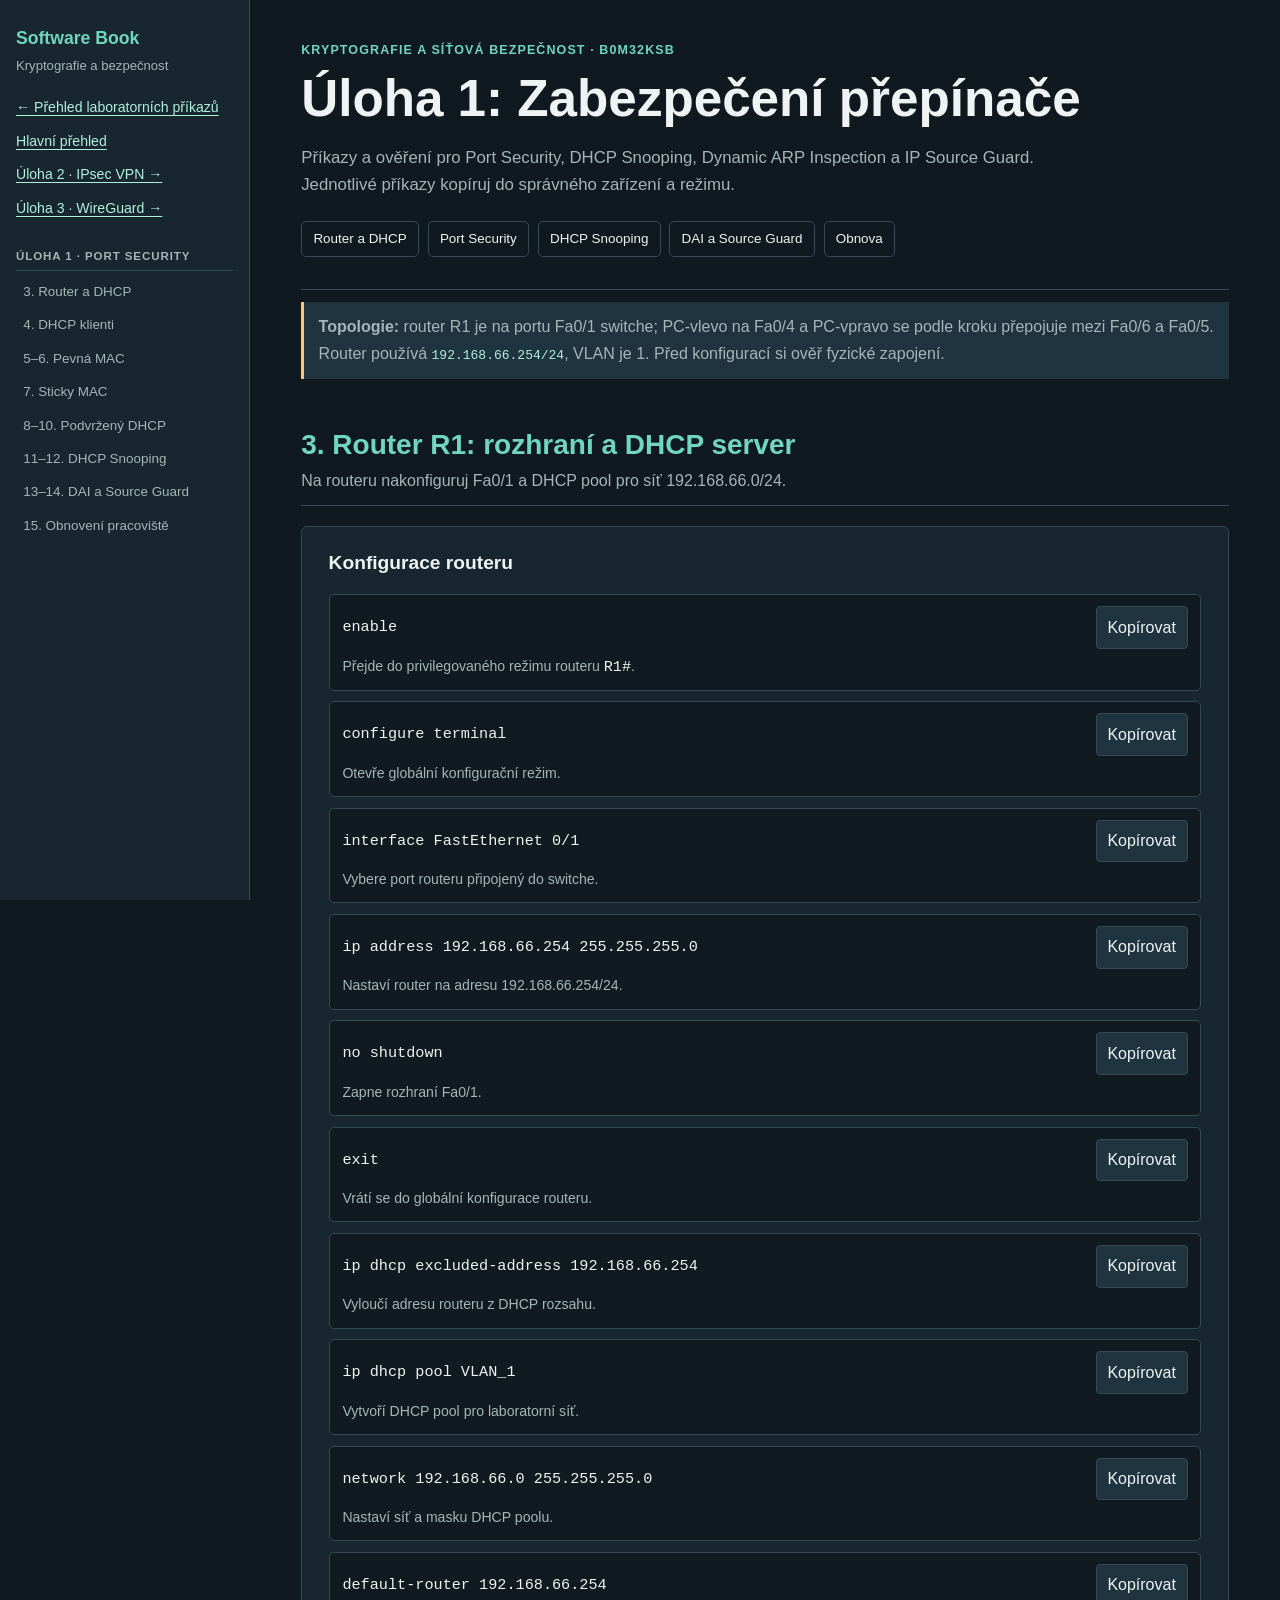
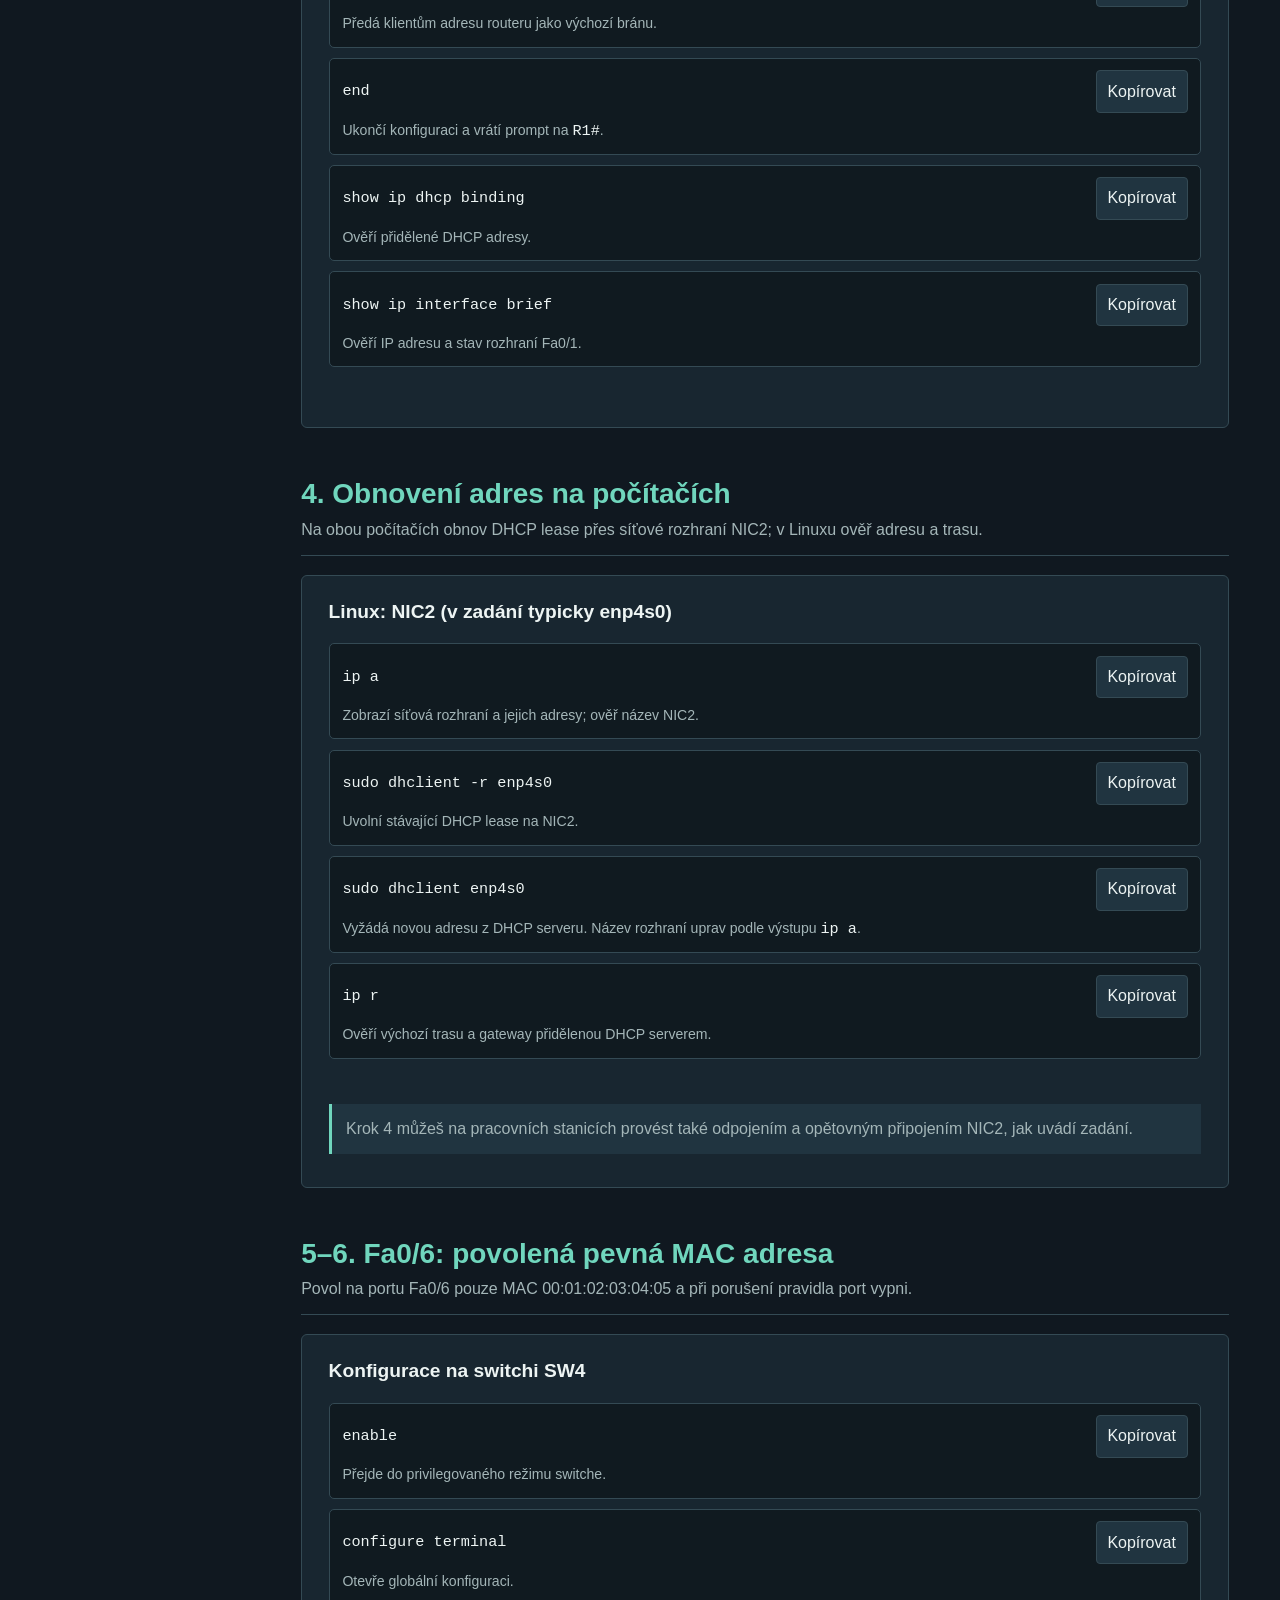
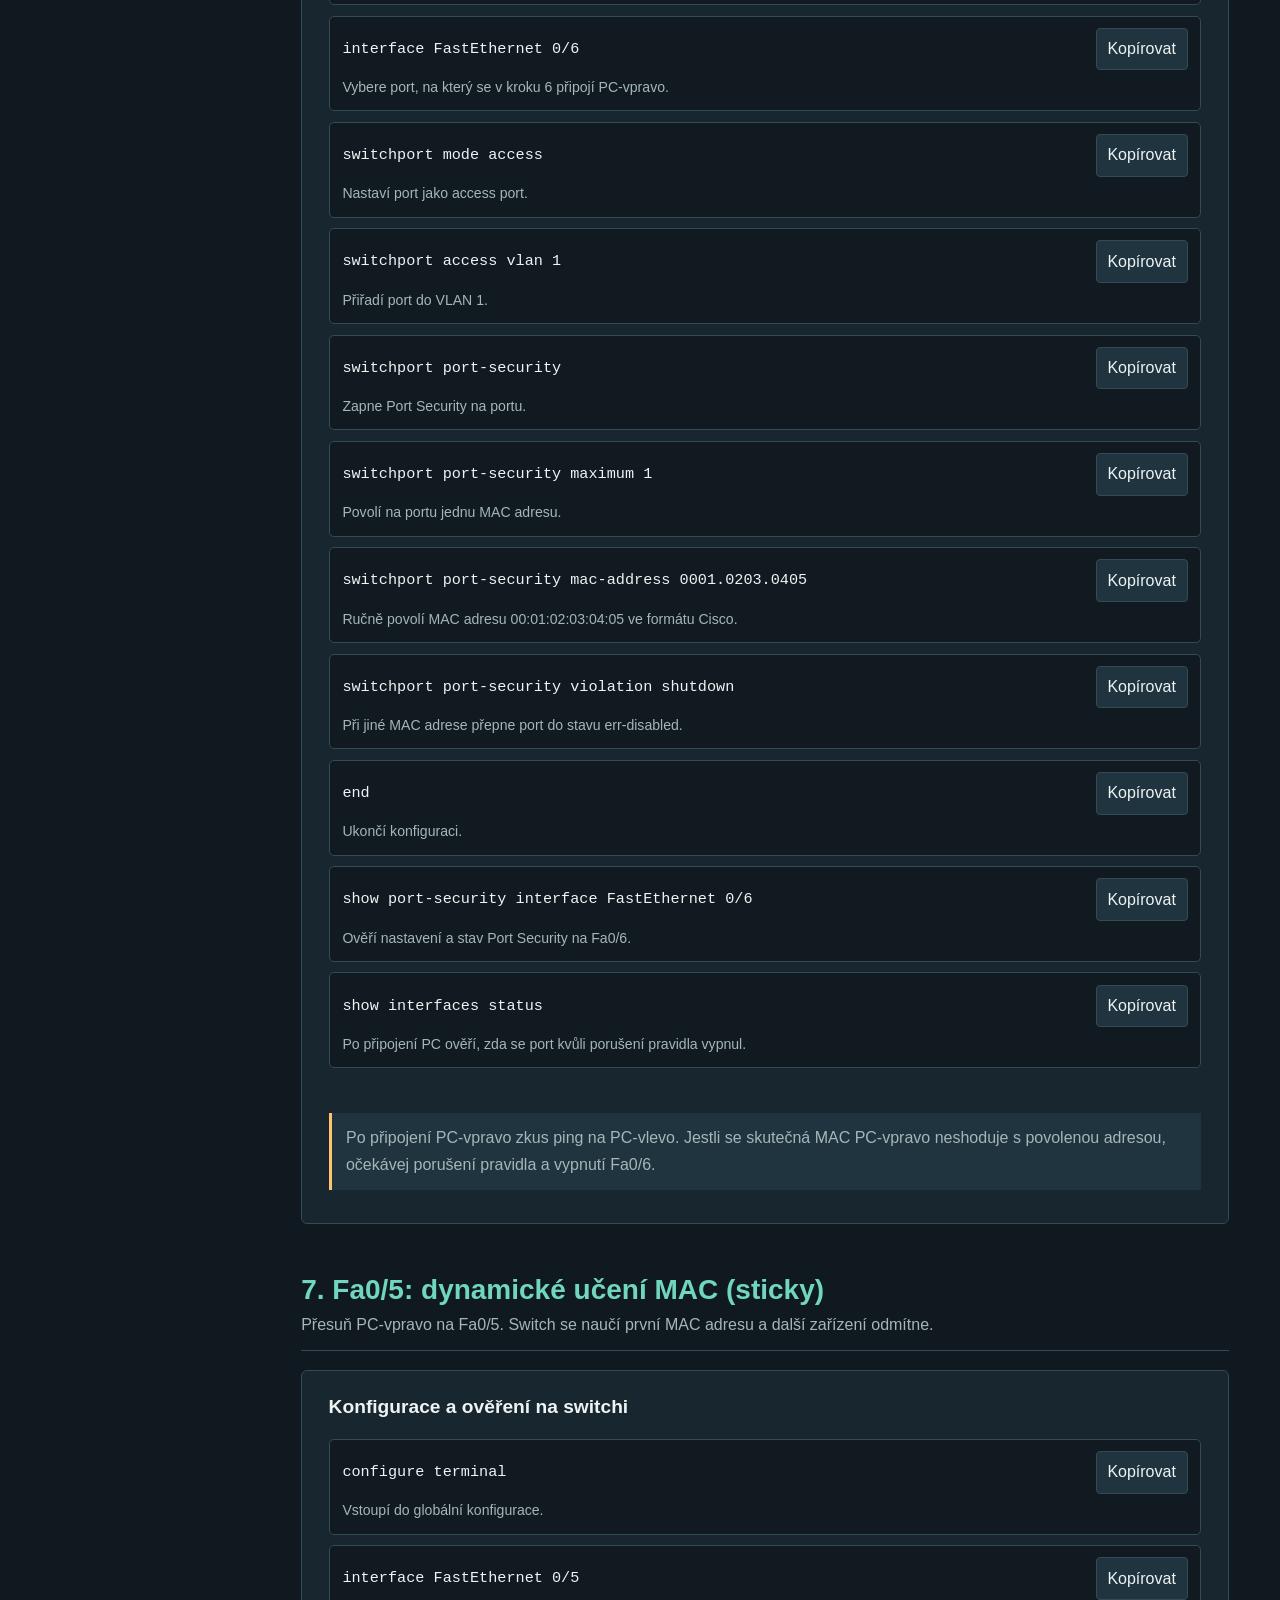
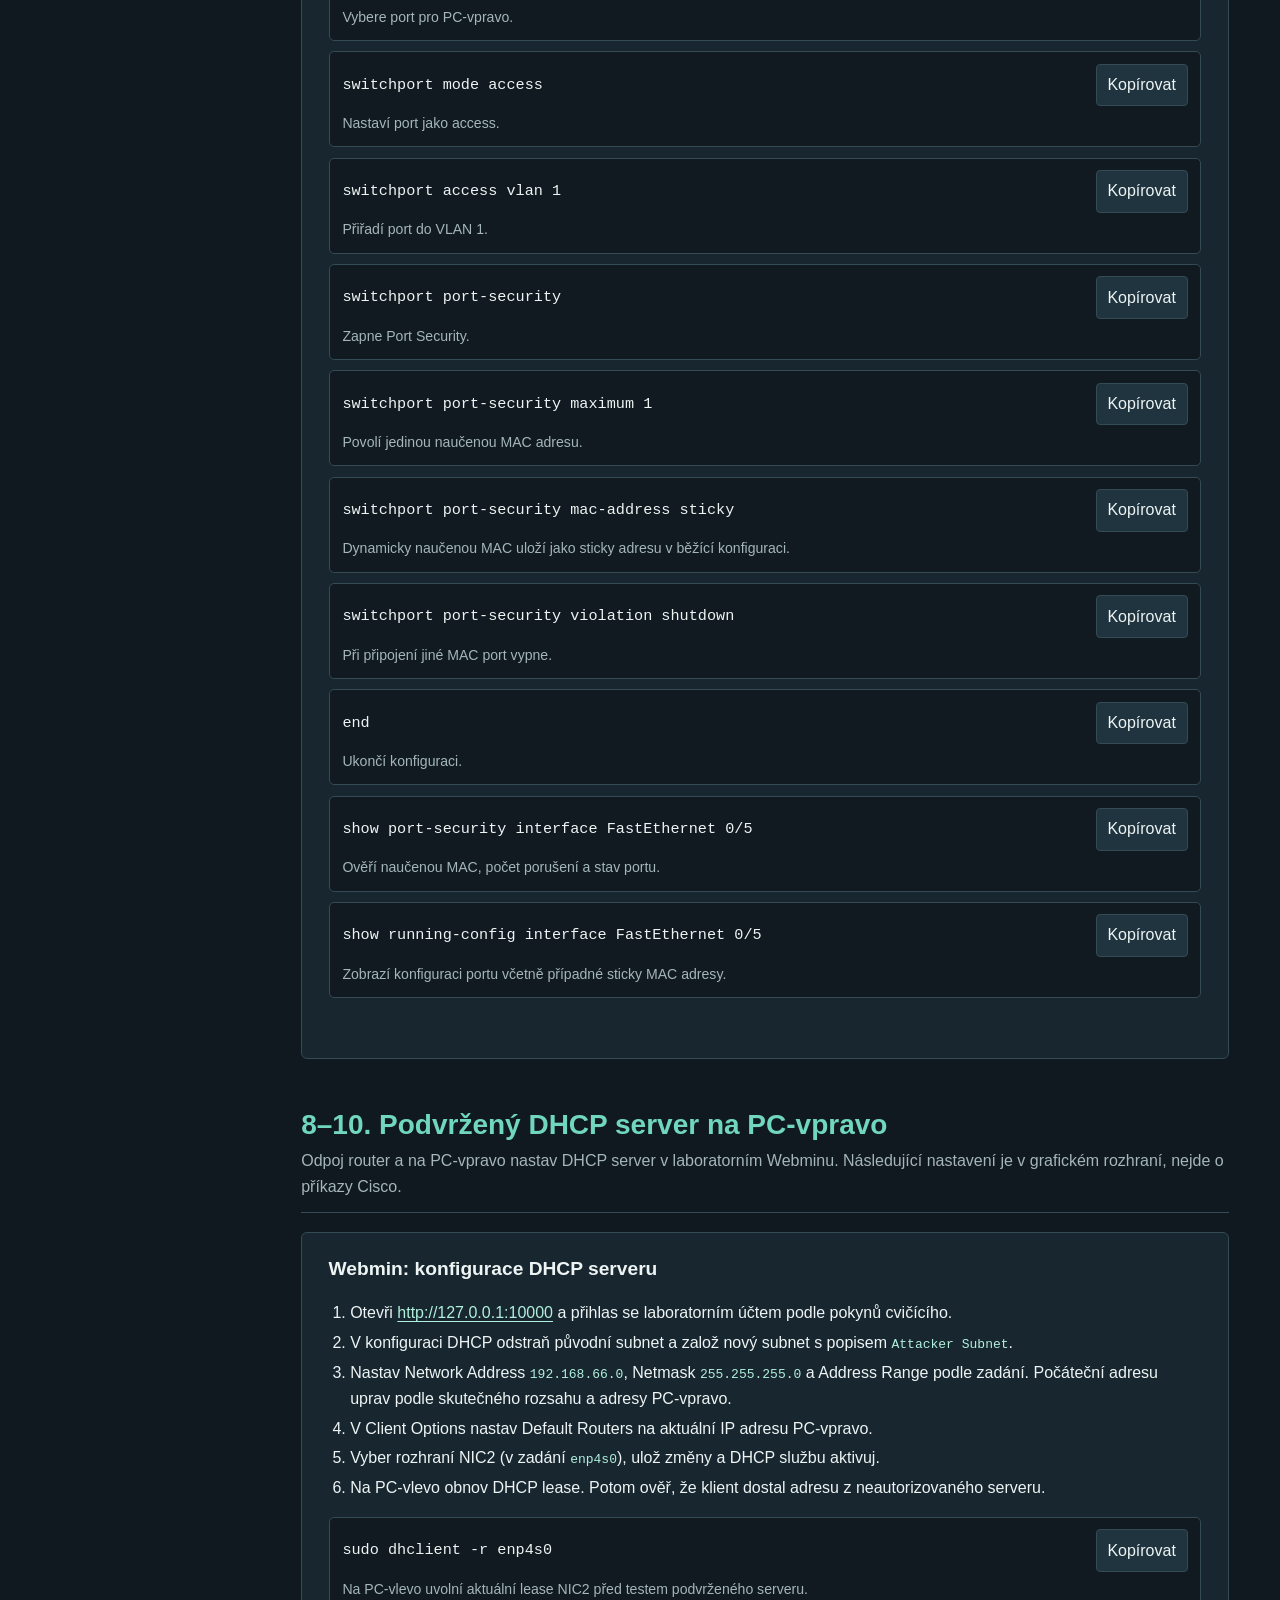
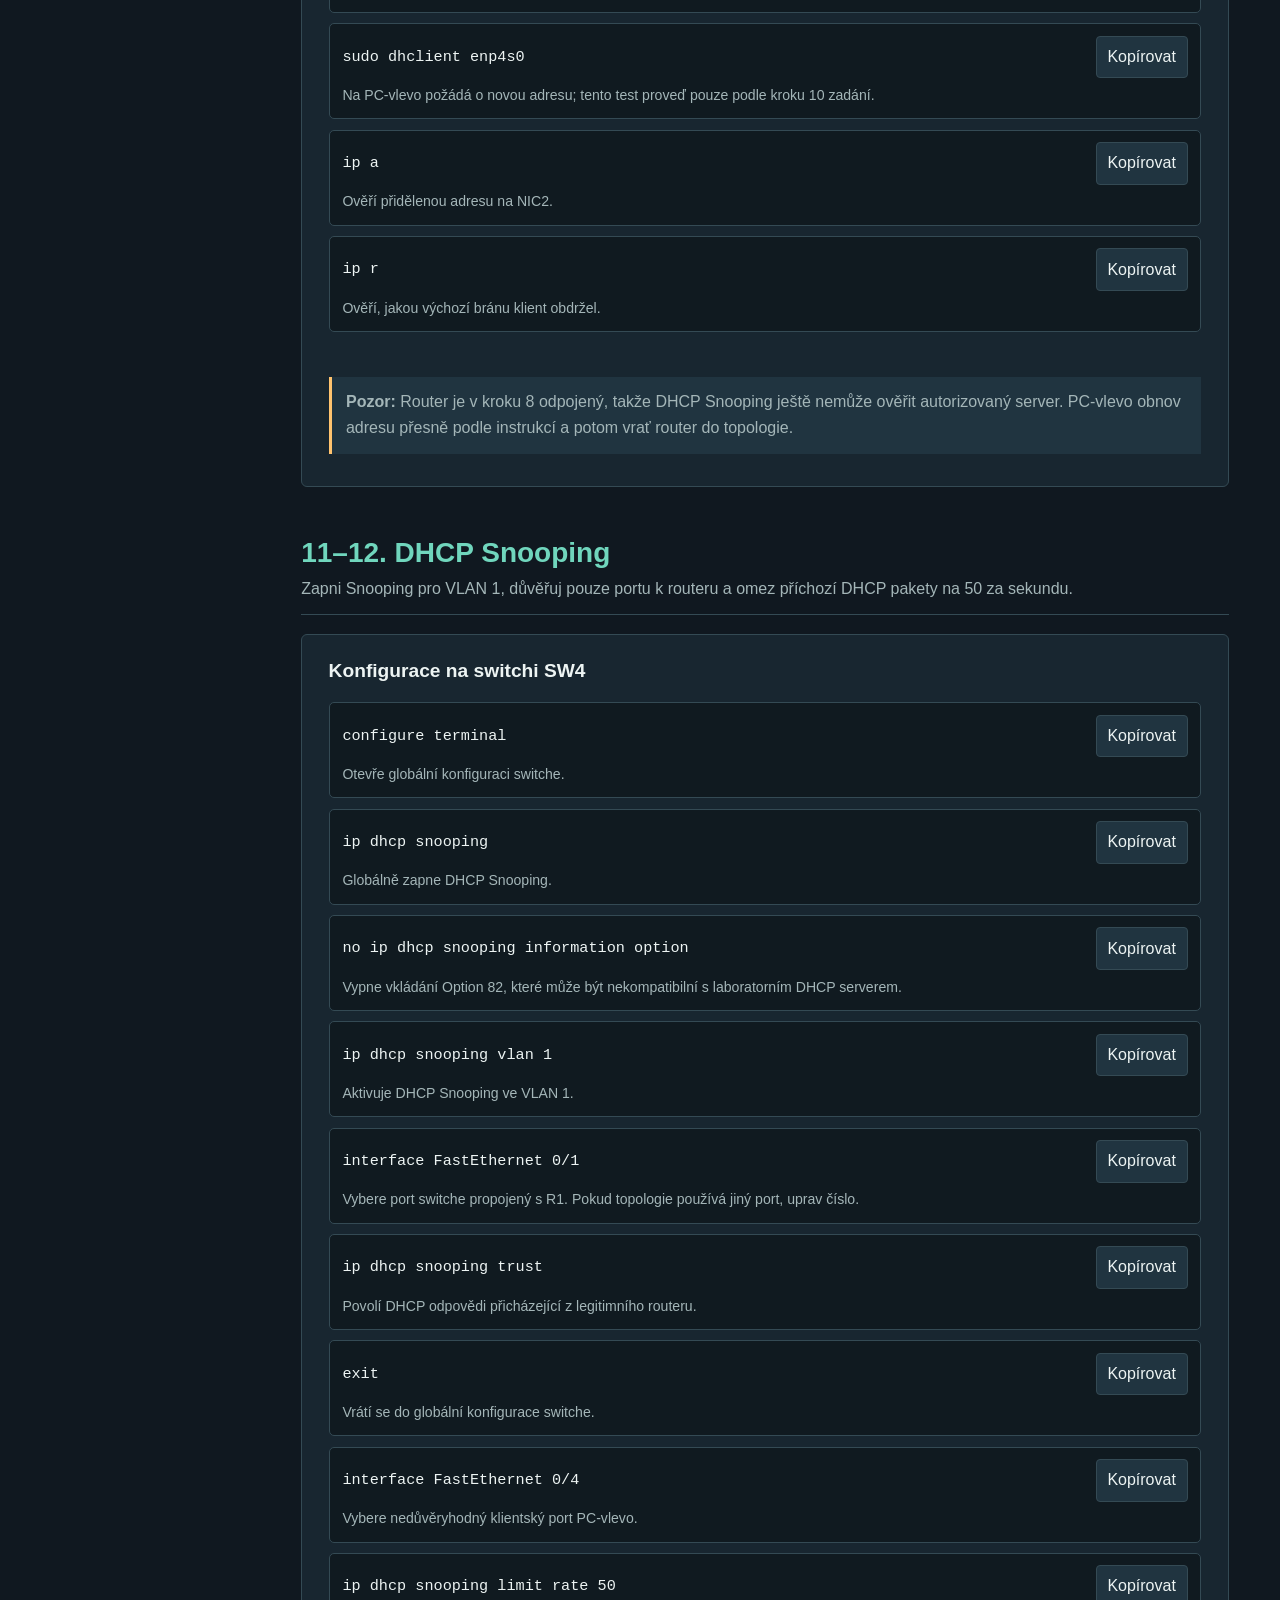
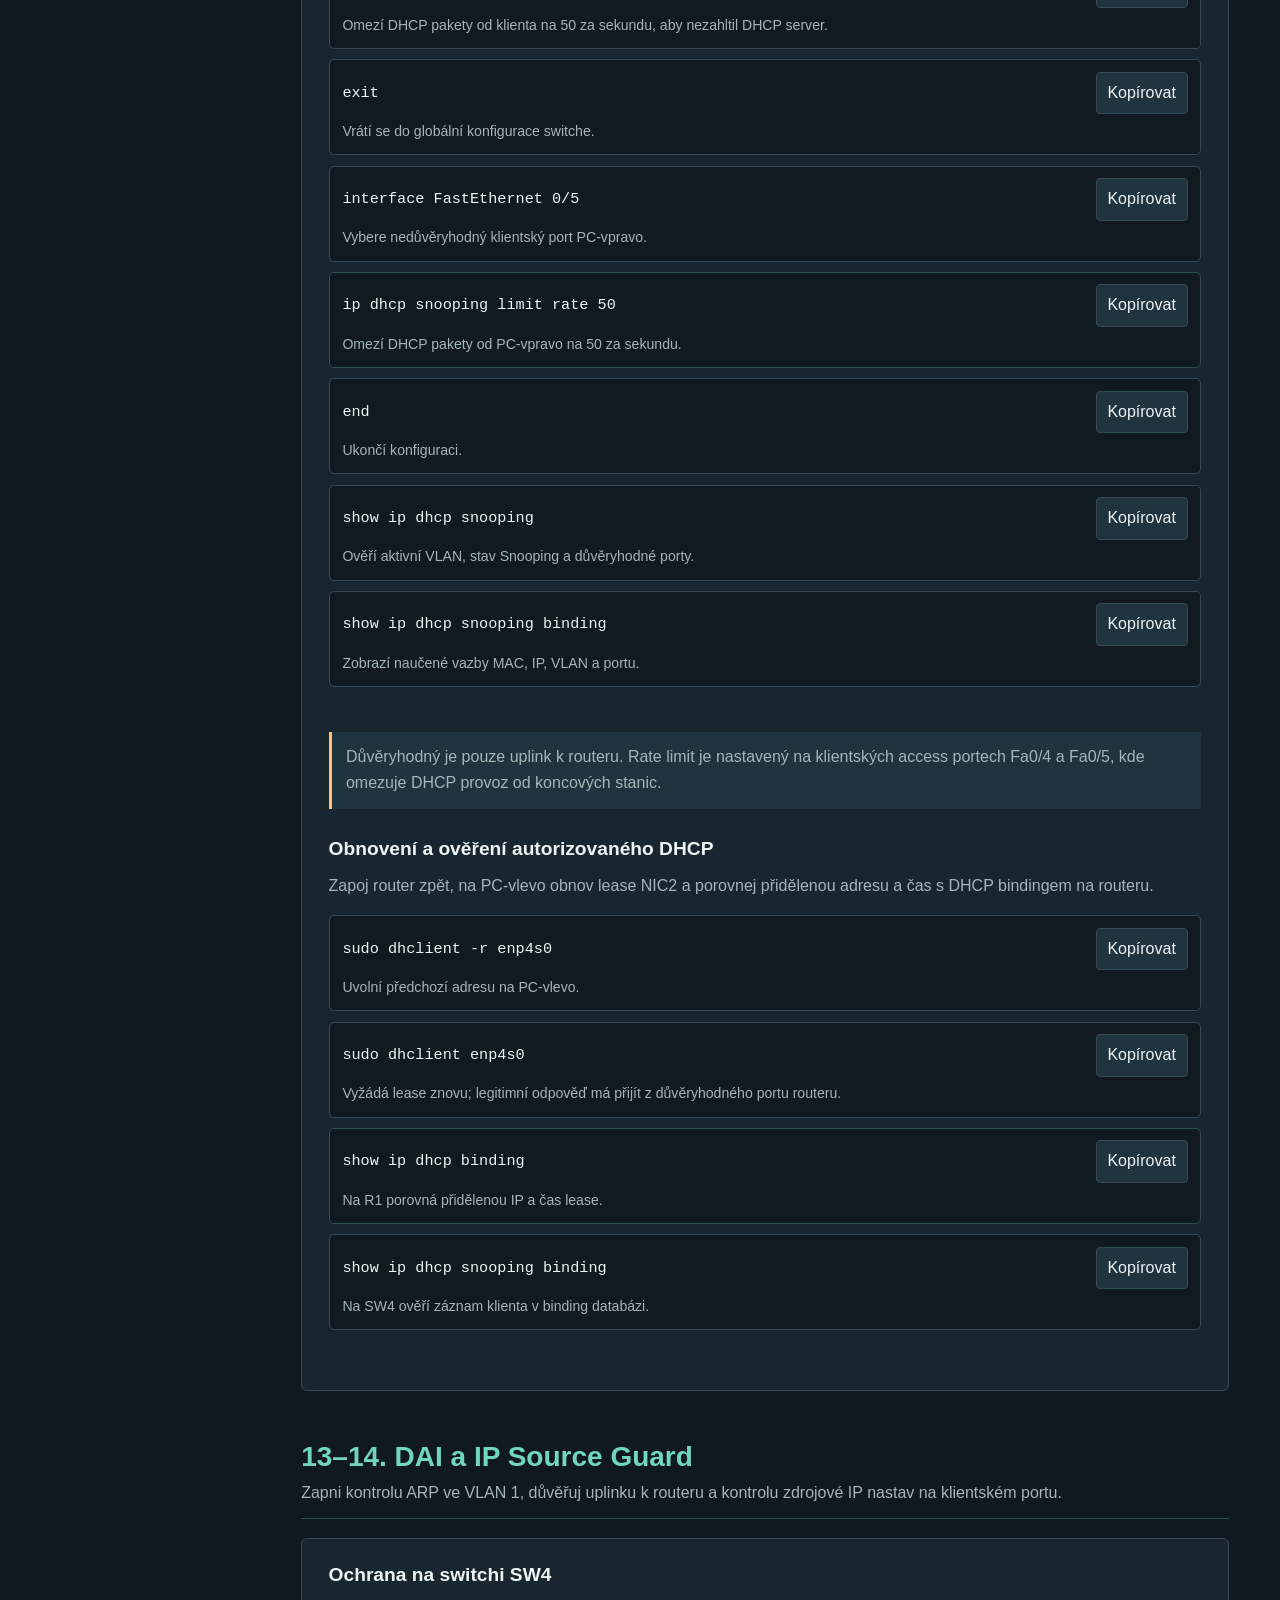
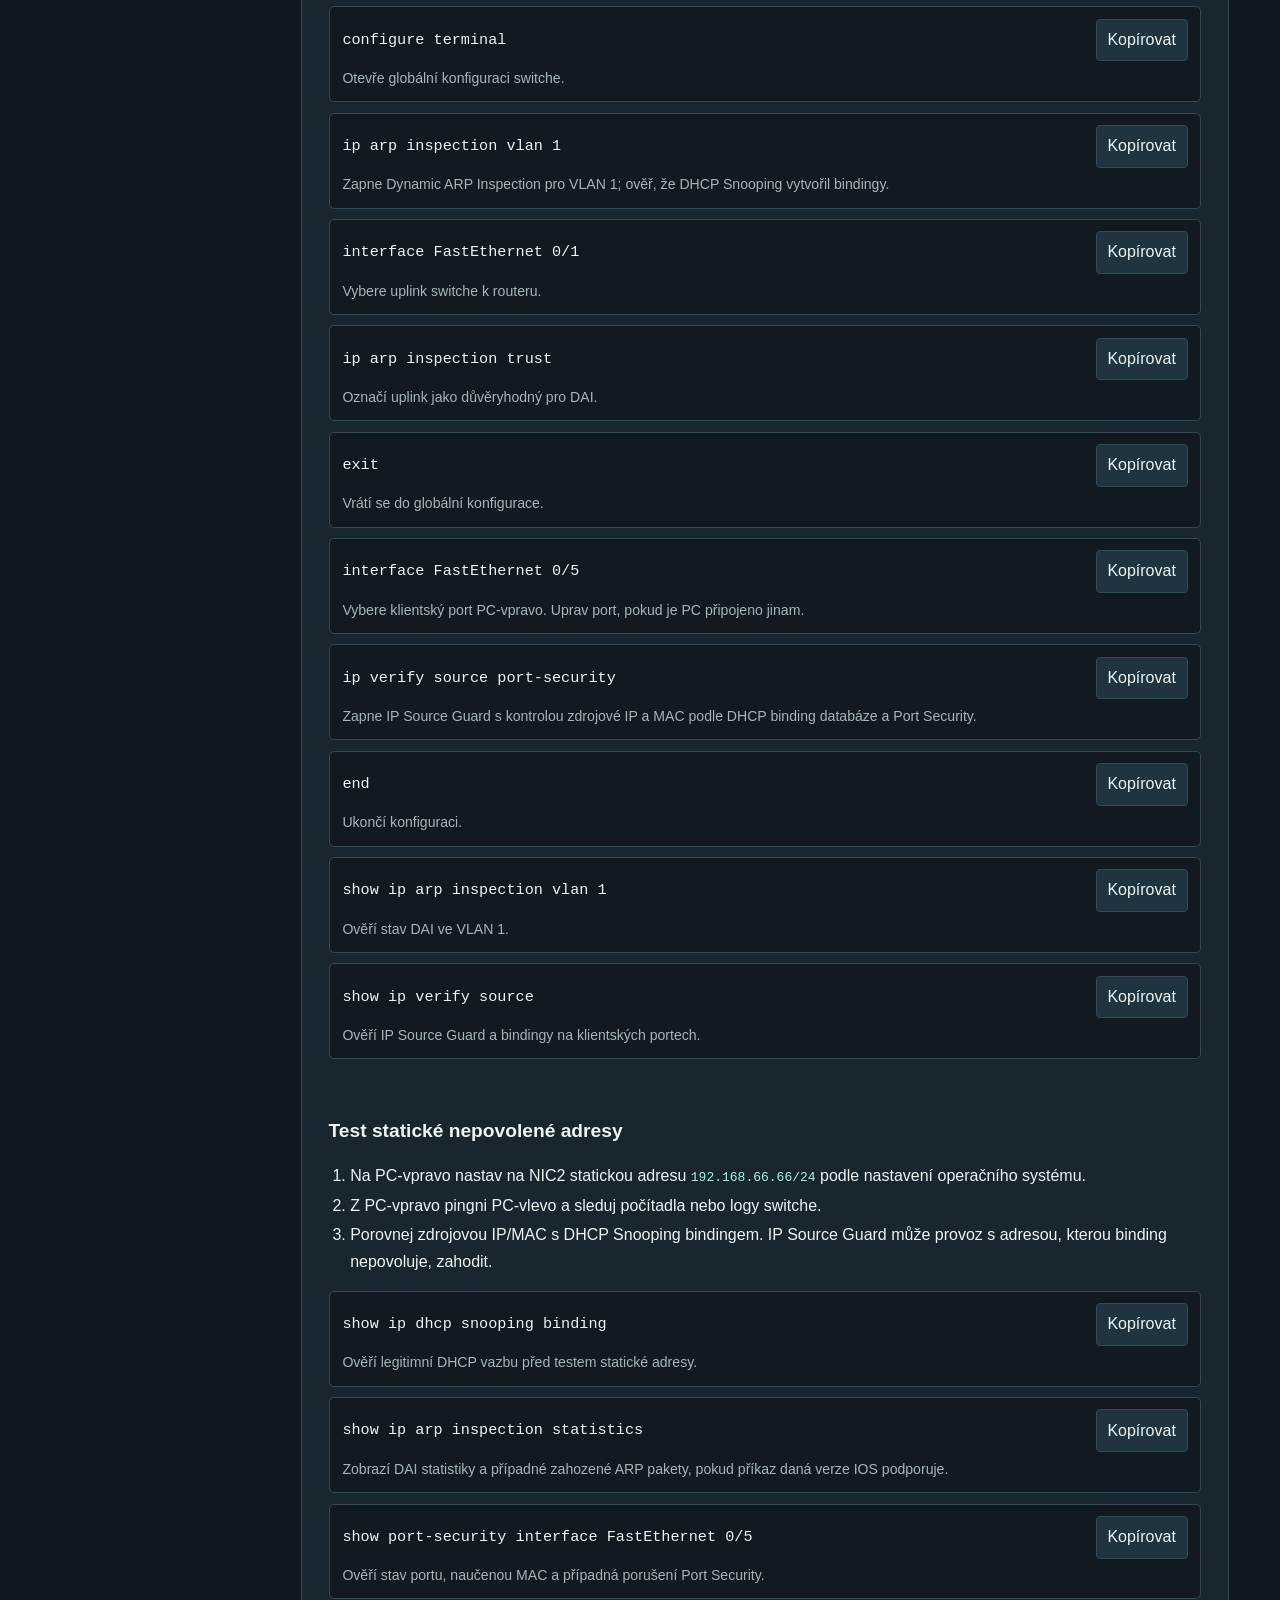
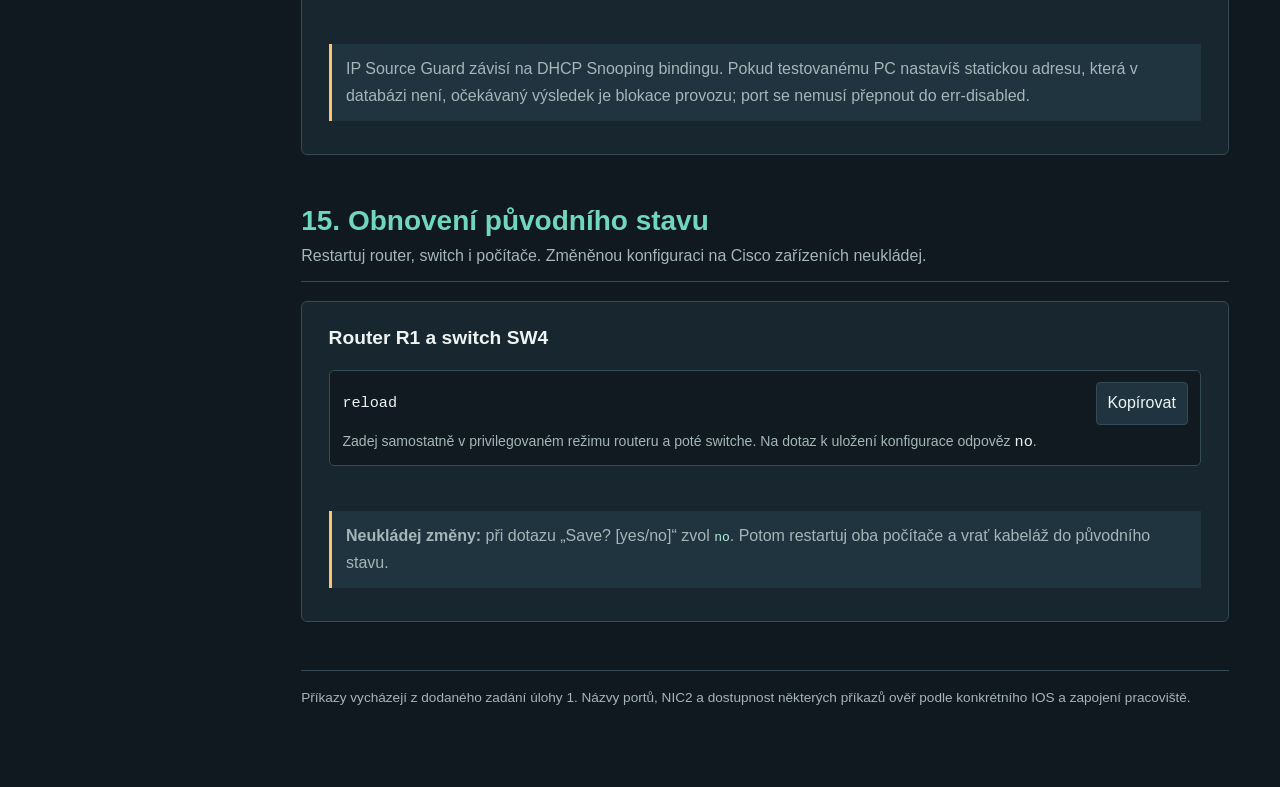
<file: lab1.html>
<!DOCTYPE html>
<html lang="cs">
<head>
    <meta charset="UTF-8">
    <meta name="viewport" content="width=device-width, initial-scale=1.0">
    <meta name="description" content="Příkazy krok za krokem k laboratorní úloze 1: Port Security, DHCP Snooping, DAI a IP Source Guard.">
    <title>Úloha 1 · Port Security | Software Book</title>
    <link rel="stylesheet" href="styles.css">
</head>
<body>
    <aside class="sidebar" aria-label="Navigace úlohy">
        <a class="brand" href="index.html">Software Book</a>
        <p class="brand-note">Kryptografie a bezpečnost</p>
        <a class="back-link" href="lab.html">← Přehled laboratorních příkazů</a>
        <a class="back-link" href="index.html">Hlavní přehled</a>
        <a class="back-link" href="lab2.html">Úloha 2 · IPsec VPN →</a>
        <a class="back-link" href="lab3.html">Úloha 3 · WireGuard →</a>
        <nav>
            <p class="nav-title">Úloha 1 · Port Security</p>
            <ul>
                <li><a href="#router-dhcp">3. Router a DHCP</a></li>
                <li><a href="#klienti">4. DHCP klienti</a></li>
                <li><a href="#port-static">5–6. Pevná MAC</a></li>
                <li><a href="#port-sticky">7. Sticky MAC</a></li>
                <li><a href="#rogue-dhcp">8–10. Podvržený DHCP</a></li>
                <li><a href="#snooping">11–12. DHCP Snooping</a></li>
                <li><a href="#dai-source">13–14. DAI a Source Guard</a></li>
                <li><a href="#obnova">15. Obnovení pracoviště</a></li>
            </ul>
        </nav>
    </aside>

    <main>
        <header class="page-header">
            <p class="eyebrow">Kryptografie a síťová bezpečnost · B0M32KSB</p>
            <h1>Úloha 1: Zabezpečení přepínače</h1>
            <p class="intro">Příkazy a ověření pro Port Security, DHCP Snooping, Dynamic ARP Inspection a IP Source Guard. Jednotlivé příkazy kopíruj do správného zařízení a režimu.</p>
            <nav class="quick-links" aria-label="Rychlé odkazy">
                <a href="#router-dhcp">Router a DHCP</a>
                <a href="#port-static">Port Security</a>
                <a href="#snooping">DHCP Snooping</a>
                <a href="#dai-source">DAI a Source Guard</a>
                <a href="#obnova">Obnova</a>
            </nav>
        </header>

        <div class="callout warning"><strong>Topologie:</strong> router R1 je na portu Fa0/1 switche; PC-vlevo na Fa0/4 a PC-vpravo se podle kroku přepojuje mezi Fa0/6 a Fa0/5. Router používá <code>192.168.66.254/24</code>, VLAN je 1. Před konfigurací si ověř fyzické zapojení.</div>

        <header class="section-heading" id="router-dhcp">
            <h2>3. Router R1: rozhraní a DHCP server</h2>
            <p>Na routeru nakonfiguruj Fa0/1 a DHCP pool pro síť 192.168.66.0/24.</p>
        </header>
        <article class="topic">
            <h3>Konfigurace routeru</h3>
            <div class="command-list">
                <div class="command-row"><code>enable</code><button class="copy-button" type="button">Kopírovat</button><p>Přejde do privilegovaného režimu routeru <code>R1#</code>.</p></div>
                <div class="command-row"><code>configure terminal</code><button class="copy-button" type="button">Kopírovat</button><p>Otevře globální konfigurační režim.</p></div>
                <div class="command-row"><code>interface FastEthernet 0/1</code><button class="copy-button" type="button">Kopírovat</button><p>Vybere port routeru připojený do switche.</p></div>
                <div class="command-row"><code>ip address 192.168.66.254 255.255.255.0</code><button class="copy-button" type="button">Kopírovat</button><p>Nastaví router na adresu 192.168.66.254/24.</p></div>
                <div class="command-row"><code>no shutdown</code><button class="copy-button" type="button">Kopírovat</button><p>Zapne rozhraní Fa0/1.</p></div>
                <div class="command-row"><code>exit</code><button class="copy-button" type="button">Kopírovat</button><p>Vrátí se do globální konfigurace routeru.</p></div>
                <div class="command-row"><code>ip dhcp excluded-address 192.168.66.254</code><button class="copy-button" type="button">Kopírovat</button><p>Vyloučí adresu routeru z DHCP rozsahu.</p></div>
                <div class="command-row"><code>ip dhcp pool VLAN_1</code><button class="copy-button" type="button">Kopírovat</button><p>Vytvoří DHCP pool pro laboratorní síť.</p></div>
                <div class="command-row"><code>network 192.168.66.0 255.255.255.0</code><button class="copy-button" type="button">Kopírovat</button><p>Nastaví síť a masku DHCP poolu.</p></div>
                <div class="command-row"><code>default-router 192.168.66.254</code><button class="copy-button" type="button">Kopírovat</button><p>Předá klientům adresu routeru jako výchozí bránu.</p></div>
                <div class="command-row"><code>end</code><button class="copy-button" type="button">Kopírovat</button><p>Ukončí konfiguraci a vrátí prompt na <code>R1#</code>.</p></div>
                <div class="command-row"><code>show ip dhcp binding</code><button class="copy-button" type="button">Kopírovat</button><p>Ověří přidělené DHCP adresy.</p></div>
                <div class="command-row"><code>show ip interface brief</code><button class="copy-button" type="button">Kopírovat</button><p>Ověří IP adresu a stav rozhraní Fa0/1.</p></div>
            </div>
            <p class="copy-status" aria-live="polite"></p>
        </article>

        <header class="section-heading" id="klienti">
            <h2>4. Obnovení adres na počítačích</h2>
            <p>Na obou počítačích obnov DHCP lease přes síťové rozhraní NIC2; v Linuxu ověř adresu a trasu.</p>
        </header>
        <article class="topic">
            <h3>Linux: NIC2 (v zadání typicky enp4s0)</h3>
            <div class="command-list">
                <div class="command-row"><code>ip a</code><button class="copy-button" type="button">Kopírovat</button><p>Zobrazí síťová rozhraní a jejich adresy; ověř název NIC2.</p></div>
                <div class="command-row"><code>sudo dhclient -r enp4s0</code><button class="copy-button" type="button">Kopírovat</button><p>Uvolní stávající DHCP lease na NIC2.</p></div>
                <div class="command-row"><code>sudo dhclient enp4s0</code><button class="copy-button" type="button">Kopírovat</button><p>Vyžádá novou adresu z DHCP serveru. Název rozhraní uprav podle výstupu <code>ip a</code>.</p></div>
                <div class="command-row"><code>ip r</code><button class="copy-button" type="button">Kopírovat</button><p>Ověří výchozí trasu a gateway přidělenou DHCP serverem.</p></div>
            </div>
            <p class="copy-status" aria-live="polite"></p>
            <div class="callout">Krok 4 můžeš na pracovních stanicích provést také odpojením a opětovným připojením NIC2, jak uvádí zadání.</div>
        </article>

        <header class="section-heading" id="port-static">
            <h2>5–6. Fa0/6: povolená pevná MAC adresa</h2>
            <p>Povol na portu Fa0/6 pouze MAC 00:01:02:03:04:05 a při porušení pravidla port vypni.</p>
        </header>
        <article class="topic">
            <h3>Konfigurace na switchi SW4</h3>
            <div class="command-list">
                <div class="command-row"><code>enable</code><button class="copy-button" type="button">Kopírovat</button><p>Přejde do privilegovaného režimu switche.</p></div>
                <div class="command-row"><code>configure terminal</code><button class="copy-button" type="button">Kopírovat</button><p>Otevře globální konfiguraci.</p></div>
                <div class="command-row"><code>interface FastEthernet 0/6</code><button class="copy-button" type="button">Kopírovat</button><p>Vybere port, na který se v kroku 6 připojí PC-vpravo.</p></div>
                <div class="command-row"><code>switchport mode access</code><button class="copy-button" type="button">Kopírovat</button><p>Nastaví port jako access port.</p></div>
                <div class="command-row"><code>switchport access vlan 1</code><button class="copy-button" type="button">Kopírovat</button><p>Přiřadí port do VLAN 1.</p></div>
                <div class="command-row"><code>switchport port-security</code><button class="copy-button" type="button">Kopírovat</button><p>Zapne Port Security na portu.</p></div>
                <div class="command-row"><code>switchport port-security maximum 1</code><button class="copy-button" type="button">Kopírovat</button><p>Povolí na portu jednu MAC adresu.</p></div>
                <div class="command-row"><code>switchport port-security mac-address 0001.0203.0405</code><button class="copy-button" type="button">Kopírovat</button><p>Ručně povolí MAC adresu 00:01:02:03:04:05 ve formátu Cisco.</p></div>
                <div class="command-row"><code>switchport port-security violation shutdown</code><button class="copy-button" type="button">Kopírovat</button><p>Při jiné MAC adrese přepne port do stavu err-disabled.</p></div>
                <div class="command-row"><code>end</code><button class="copy-button" type="button">Kopírovat</button><p>Ukončí konfiguraci.</p></div>
                <div class="command-row"><code>show port-security interface FastEthernet 0/6</code><button class="copy-button" type="button">Kopírovat</button><p>Ověří nastavení a stav Port Security na Fa0/6.</p></div>
                <div class="command-row"><code>show interfaces status</code><button class="copy-button" type="button">Kopírovat</button><p>Po připojení PC ověří, zda se port kvůli porušení pravidla vypnul.</p></div>
            </div>
            <p class="copy-status" aria-live="polite"></p>
            <div class="callout warning">Po připojení PC-vpravo zkus ping na PC-vlevo. Jestli se skutečná MAC PC-vpravo neshoduje s povolenou adresou, očekávej porušení pravidla a vypnutí Fa0/6.</div>
        </article>

        <header class="section-heading" id="port-sticky">
            <h2>7. Fa0/5: dynamické učení MAC (sticky)</h2>
            <p>Přesuň PC-vpravo na Fa0/5. Switch se naučí první MAC adresu a další zařízení odmítne.</p>
        </header>
        <article class="topic">
            <h3>Konfigurace a ověření na switchi</h3>
            <div class="command-list">
                <div class="command-row"><code>configure terminal</code><button class="copy-button" type="button">Kopírovat</button><p>Vstoupí do globální konfigurace.</p></div>
                <div class="command-row"><code>interface FastEthernet 0/5</code><button class="copy-button" type="button">Kopírovat</button><p>Vybere port pro PC-vpravo.</p></div>
                <div class="command-row"><code>switchport mode access</code><button class="copy-button" type="button">Kopírovat</button><p>Nastaví port jako access.</p></div>
                <div class="command-row"><code>switchport access vlan 1</code><button class="copy-button" type="button">Kopírovat</button><p>Přiřadí port do VLAN 1.</p></div>
                <div class="command-row"><code>switchport port-security</code><button class="copy-button" type="button">Kopírovat</button><p>Zapne Port Security.</p></div>
                <div class="command-row"><code>switchport port-security maximum 1</code><button class="copy-button" type="button">Kopírovat</button><p>Povolí jedinou naučenou MAC adresu.</p></div>
                <div class="command-row"><code>switchport port-security mac-address sticky</code><button class="copy-button" type="button">Kopírovat</button><p>Dynamicky naučenou MAC uloží jako sticky adresu v běžící konfiguraci.</p></div>
                <div class="command-row"><code>switchport port-security violation shutdown</code><button class="copy-button" type="button">Kopírovat</button><p>Při připojení jiné MAC port vypne.</p></div>
                <div class="command-row"><code>end</code><button class="copy-button" type="button">Kopírovat</button><p>Ukončí konfiguraci.</p></div>
                <div class="command-row"><code>show port-security interface FastEthernet 0/5</code><button class="copy-button" type="button">Kopírovat</button><p>Ověří naučenou MAC, počet porušení a stav portu.</p></div>
                <div class="command-row"><code>show running-config interface FastEthernet 0/5</code><button class="copy-button" type="button">Kopírovat</button><p>Zobrazí konfiguraci portu včetně případné sticky MAC adresy.</p></div>
            </div>
            <p class="copy-status" aria-live="polite"></p>
        </article>

        <header class="section-heading" id="rogue-dhcp">
            <h2>8–10. Podvržený DHCP server na PC-vpravo</h2>
            <p>Odpoj router a na PC-vpravo nastav DHCP server v laboratorním Webminu. Následující nastavení je v grafickém rozhraní, nejde o příkazy Cisco.</p>
        </header>
        <article class="topic">
            <h3>Webmin: konfigurace DHCP serveru</h3>
            <ol>
                <li>Otevři <a href="http://127.0.0.1:10000">http://127.0.0.1:10000</a> a přihlas se laboratorním účtem podle pokynů cvičícího.</li>
                <li>V konfiguraci DHCP odstraň původní subnet a založ nový subnet s popisem <code>Attacker Subnet</code>.</li>
                <li>Nastav Network Address <code>192.168.66.0</code>, Netmask <code>255.255.255.0</code> a Address Range podle zadání. Počáteční adresu uprav podle skutečného rozsahu a adresy PC-vpravo.</li>
                <li>V Client Options nastav Default Routers na aktuální IP adresu PC-vpravo.</li>
                <li>Vyber rozhraní NIC2 (v zadání <code>enp4s0</code>), ulož změny a DHCP službu aktivuj.</li>
                <li>Na PC-vlevo obnov DHCP lease. Potom ověř, že klient dostal adresu z neautorizovaného serveru.</li>
            </ol>
            <div class="command-list">
                <div class="command-row"><code>sudo dhclient -r enp4s0</code><button class="copy-button" type="button">Kopírovat</button><p>Na PC-vlevo uvolní aktuální lease NIC2 před testem podvrženého serveru.</p></div>
                <div class="command-row"><code>sudo dhclient enp4s0</code><button class="copy-button" type="button">Kopírovat</button><p>Na PC-vlevo požádá o novou adresu; tento test proveď pouze podle kroku 10 zadání.</p></div>
                <div class="command-row"><code>ip a</code><button class="copy-button" type="button">Kopírovat</button><p>Ověří přidělenou adresu na NIC2.</p></div>
                <div class="command-row"><code>ip r</code><button class="copy-button" type="button">Kopírovat</button><p>Ověří, jakou výchozí bránu klient obdržel.</p></div>
            </div>
            <p class="copy-status" aria-live="polite"></p>
            <div class="callout warning"><strong>Pozor:</strong> Router je v kroku 8 odpojený, takže DHCP Snooping ještě nemůže ověřit autorizovaný server. PC-vlevo obnov adresu přesně podle instrukcí a potom vrať router do topologie.</div>
        </article>

        <header class="section-heading" id="snooping">
            <h2>11–12. DHCP Snooping</h2>
            <p>Zapni Snooping pro VLAN 1, důvěřuj pouze portu k routeru a omez příchozí DHCP pakety na 50 za sekundu.</p>
        </header>
        <article class="topic">
            <h3>Konfigurace na switchi SW4</h3>
            <div class="command-list">
                <div class="command-row"><code>configure terminal</code><button class="copy-button" type="button">Kopírovat</button><p>Otevře globální konfiguraci switche.</p></div>
                <div class="command-row"><code>ip dhcp snooping</code><button class="copy-button" type="button">Kopírovat</button><p>Globálně zapne DHCP Snooping.</p></div>
                <div class="command-row"><code>no ip dhcp snooping information option</code><button class="copy-button" type="button">Kopírovat</button><p>Vypne vkládání Option 82, které může být nekompatibilní s laboratorním DHCP serverem.</p></div>
                <div class="command-row"><code>ip dhcp snooping vlan 1</code><button class="copy-button" type="button">Kopírovat</button><p>Aktivuje DHCP Snooping ve VLAN 1.</p></div>
                <div class="command-row"><code>interface FastEthernet 0/1</code><button class="copy-button" type="button">Kopírovat</button><p>Vybere port switche propojený s R1. Pokud topologie používá jiný port, uprav číslo.</p></div>
                <div class="command-row"><code>ip dhcp snooping trust</code><button class="copy-button" type="button">Kopírovat</button><p>Povolí DHCP odpovědi přicházející z legitimního routeru.</p></div>
                <div class="command-row"><code>exit</code><button class="copy-button" type="button">Kopírovat</button><p>Vrátí se do globální konfigurace switche.</p></div>
                <div class="command-row"><code>interface FastEthernet 0/4</code><button class="copy-button" type="button">Kopírovat</button><p>Vybere nedůvěryhodný klientský port PC-vlevo.</p></div>
                <div class="command-row"><code>ip dhcp snooping limit rate 50</code><button class="copy-button" type="button">Kopírovat</button><p>Omezí DHCP pakety od klienta na 50 za sekundu, aby nezahltil DHCP server.</p></div>
                <div class="command-row"><code>exit</code><button class="copy-button" type="button">Kopírovat</button><p>Vrátí se do globální konfigurace switche.</p></div>
                <div class="command-row"><code>interface FastEthernet 0/5</code><button class="copy-button" type="button">Kopírovat</button><p>Vybere nedůvěryhodný klientský port PC-vpravo.</p></div>
                <div class="command-row"><code>ip dhcp snooping limit rate 50</code><button class="copy-button" type="button">Kopírovat</button><p>Omezí DHCP pakety od PC-vpravo na 50 za sekundu.</p></div>
                <div class="command-row"><code>end</code><button class="copy-button" type="button">Kopírovat</button><p>Ukončí konfiguraci.</p></div>
                <div class="command-row"><code>show ip dhcp snooping</code><button class="copy-button" type="button">Kopírovat</button><p>Ověří aktivní VLAN, stav Snooping a důvěryhodné porty.</p></div>
                <div class="command-row"><code>show ip dhcp snooping binding</code><button class="copy-button" type="button">Kopírovat</button><p>Zobrazí naučené vazby MAC, IP, VLAN a portu.</p></div>
            </div>
            <p class="copy-status" aria-live="polite"></p>
            <div class="callout warning">Důvěryhodný je pouze uplink k routeru. Rate limit je nastavený na klientských access portech Fa0/4 a Fa0/5, kde omezuje DHCP provoz od koncových stanic.</div>
            <h3 style="margin-top: 1.5rem">Obnovení a ověření autorizovaného DHCP</h3>
            <p>Zapoj router zpět, na PC-vlevo obnov lease NIC2 a porovnej přidělenou adresu a čas s DHCP bindingem na routeru.</p>
            <div class="command-list">
                <div class="command-row"><code>sudo dhclient -r enp4s0</code><button class="copy-button" type="button">Kopírovat</button><p>Uvolní předchozí adresu na PC-vlevo.</p></div>
                <div class="command-row"><code>sudo dhclient enp4s0</code><button class="copy-button" type="button">Kopírovat</button><p>Vyžádá lease znovu; legitimní odpověď má přijít z důvěryhodného portu routeru.</p></div>
                <div class="command-row"><code>show ip dhcp binding</code><button class="copy-button" type="button">Kopírovat</button><p>Na R1 porovná přidělenou IP a čas lease.</p></div>
                <div class="command-row"><code>show ip dhcp snooping binding</code><button class="copy-button" type="button">Kopírovat</button><p>Na SW4 ověří záznam klienta v binding databázi.</p></div>
            </div>
            <p class="copy-status" aria-live="polite"></p>
        </article>

        <header class="section-heading" id="dai-source">
            <h2>13–14. DAI a IP Source Guard</h2>
            <p>Zapni kontrolu ARP ve VLAN 1, důvěřuj uplinku k routeru a kontrolu zdrojové IP nastav na klientském portu.</p>
        </header>
        <article class="topic">
            <h3>Ochrana na switchi SW4</h3>
            <div class="command-list">
                <div class="command-row"><code>configure terminal</code><button class="copy-button" type="button">Kopírovat</button><p>Otevře globální konfiguraci switche.</p></div>
                <div class="command-row"><code>ip arp inspection vlan 1</code><button class="copy-button" type="button">Kopírovat</button><p>Zapne Dynamic ARP Inspection pro VLAN 1; ověř, že DHCP Snooping vytvořil bindingy.</p></div>
                <div class="command-row"><code>interface FastEthernet 0/1</code><button class="copy-button" type="button">Kopírovat</button><p>Vybere uplink switche k routeru.</p></div>
                <div class="command-row"><code>ip arp inspection trust</code><button class="copy-button" type="button">Kopírovat</button><p>Označí uplink jako důvěryhodný pro DAI.</p></div>
                <div class="command-row"><code>exit</code><button class="copy-button" type="button">Kopírovat</button><p>Vrátí se do globální konfigurace.</p></div>
                <div class="command-row"><code>interface FastEthernet 0/5</code><button class="copy-button" type="button">Kopírovat</button><p>Vybere klientský port PC-vpravo. Uprav port, pokud je PC připojeno jinam.</p></div>
                <div class="command-row"><code>ip verify source port-security</code><button class="copy-button" type="button">Kopírovat</button><p>Zapne IP Source Guard s kontrolou zdrojové IP a MAC podle DHCP binding databáze a Port Security.</p></div>
                <div class="command-row"><code>end</code><button class="copy-button" type="button">Kopírovat</button><p>Ukončí konfiguraci.</p></div>
                <div class="command-row"><code>show ip arp inspection vlan 1</code><button class="copy-button" type="button">Kopírovat</button><p>Ověří stav DAI ve VLAN 1.</p></div>
                <div class="command-row"><code>show ip verify source</code><button class="copy-button" type="button">Kopírovat</button><p>Ověří IP Source Guard a bindingy na klientských portech.</p></div>
            </div>
            <p class="copy-status" aria-live="polite"></p>
            <h3 style="margin-top: 1.5rem">Test statické nepovolené adresy</h3>
            <ol>
                <li>Na PC-vpravo nastav na NIC2 statickou adresu <code>192.168.66.66/24</code> podle nastavení operačního systému.</li>
                <li>Z PC-vpravo pingni PC-vlevo a sleduj počítadla nebo logy switche.</li>
                <li>Porovnej zdrojovou IP/MAC s DHCP Snooping bindingem. IP Source Guard může provoz s adresou, kterou binding nepovoluje, zahodit.</li>
            </ol>
            <div class="command-list">
                <div class="command-row"><code>show ip dhcp snooping binding</code><button class="copy-button" type="button">Kopírovat</button><p>Ověří legitimní DHCP vazbu před testem statické adresy.</p></div>
                <div class="command-row"><code>show ip arp inspection statistics</code><button class="copy-button" type="button">Kopírovat</button><p>Zobrazí DAI statistiky a případné zahozené ARP pakety, pokud příkaz daná verze IOS podporuje.</p></div>
                <div class="command-row"><code>show port-security interface FastEthernet 0/5</code><button class="copy-button" type="button">Kopírovat</button><p>Ověří stav portu, naučenou MAC a případná porušení Port Security.</p></div>
            </div>
            <p class="copy-status" aria-live="polite"></p>
            <div class="callout warning">IP Source Guard závisí na DHCP Snooping bindingu. Pokud testovanému PC nastavíš statickou adresu, která v databázi není, očekávaný výsledek je blokace provozu; port se nemusí přepnout do err-disabled.</div>
        </article>

        <header class="section-heading" id="obnova">
            <h2>15. Obnovení původního stavu</h2>
            <p>Restartuj router, switch i počítače. Změněnou konfiguraci na Cisco zařízeních neukládej.</p>
        </header>
        <article class="topic">
            <h3>Router R1 a switch SW4</h3>
            <div class="command-list">
                <div class="command-row"><code>reload</code><button class="copy-button" type="button">Kopírovat</button><p>Zadej samostatně v privilegovaném režimu routeru a poté switche. Na dotaz k uložení konfigurace odpověz <code>no</code>.</p></div>
            </div>
            <p class="copy-status" aria-live="polite"></p>
            <div class="callout warning"><strong>Neukládej změny:</strong> při dotazu „Save? [yes/no]“ zvol <code>no</code>. Potom restartuj oba počítače a vrať kabeláž do původního stavu.</div>
        </article>

        <footer>
            Příkazy vycházejí z dodaného zadání úlohy 1. Názvy portů, NIC2 a dostupnost některých příkazů ověř podle konkrétního IOS a zapojení pracoviště.
        </footer>
    </main>
    <script src="clipboard.js"></script>
</body>
</html>
</file>
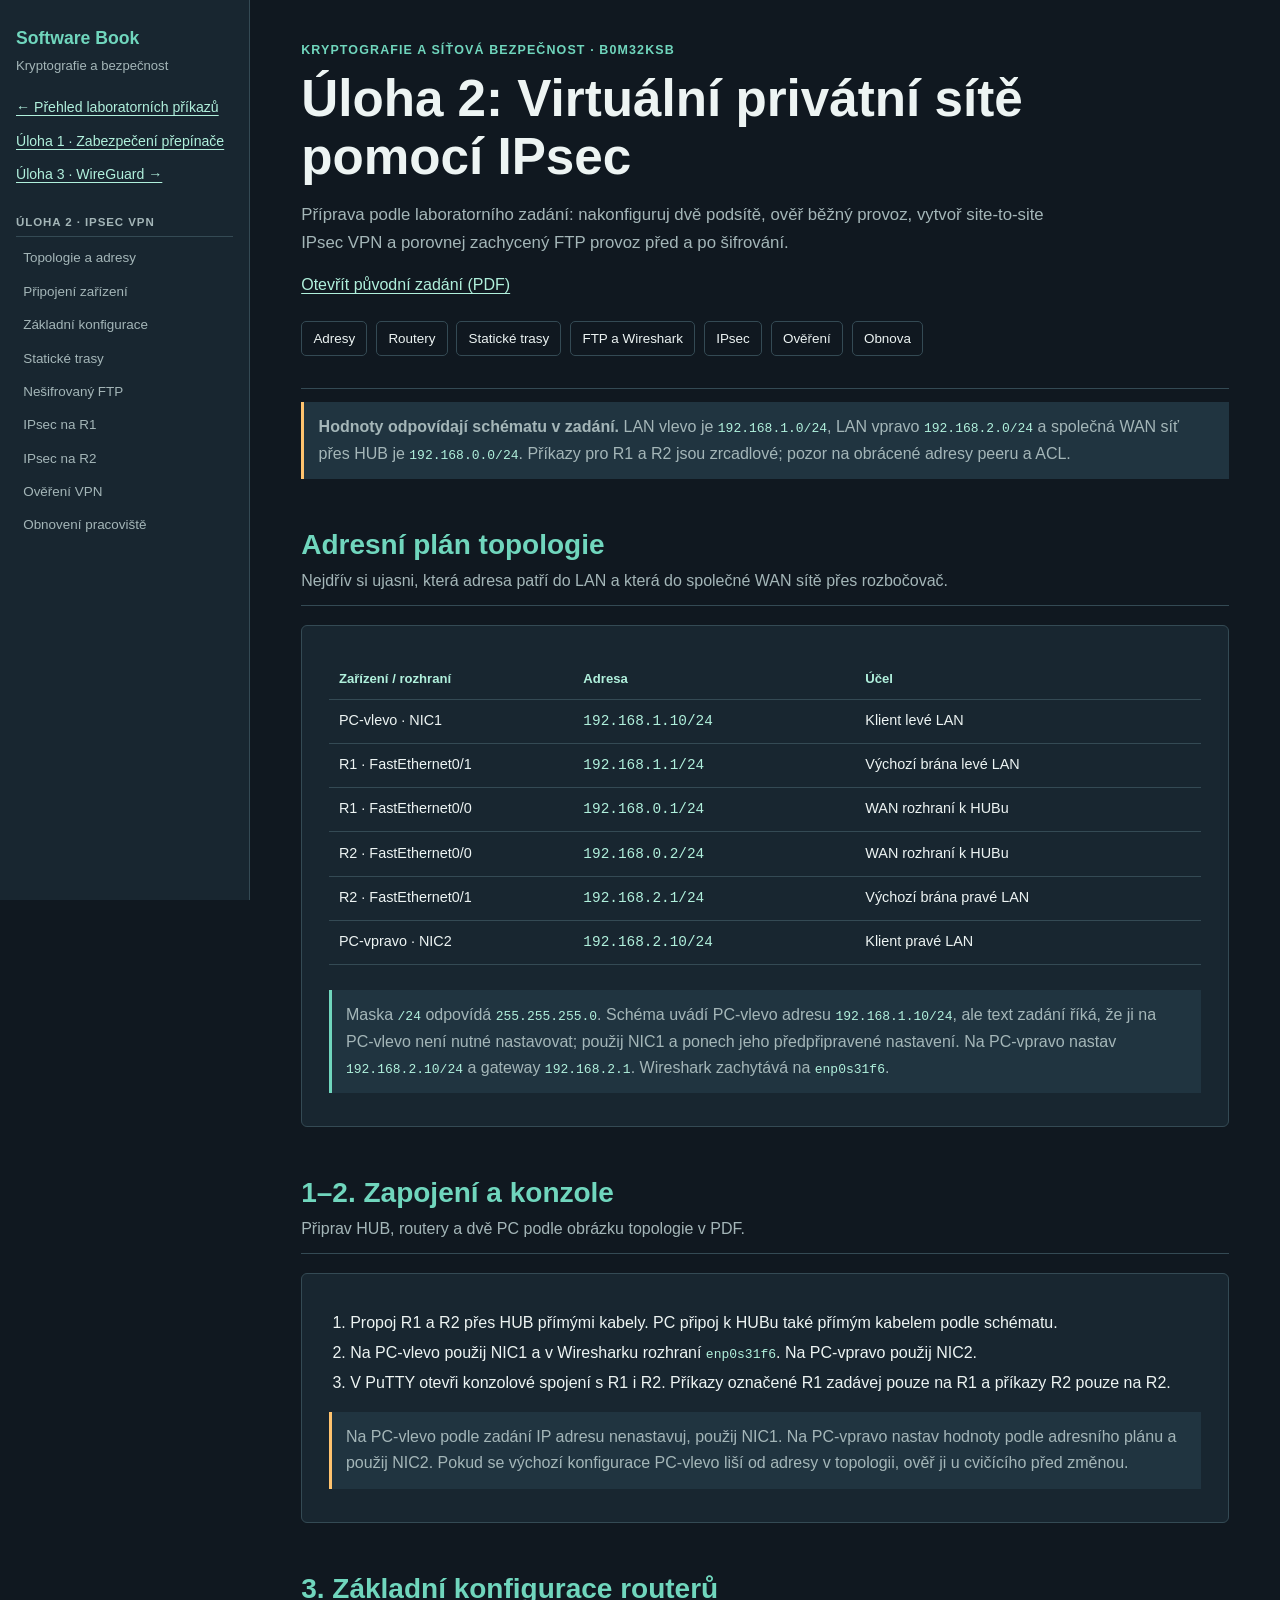
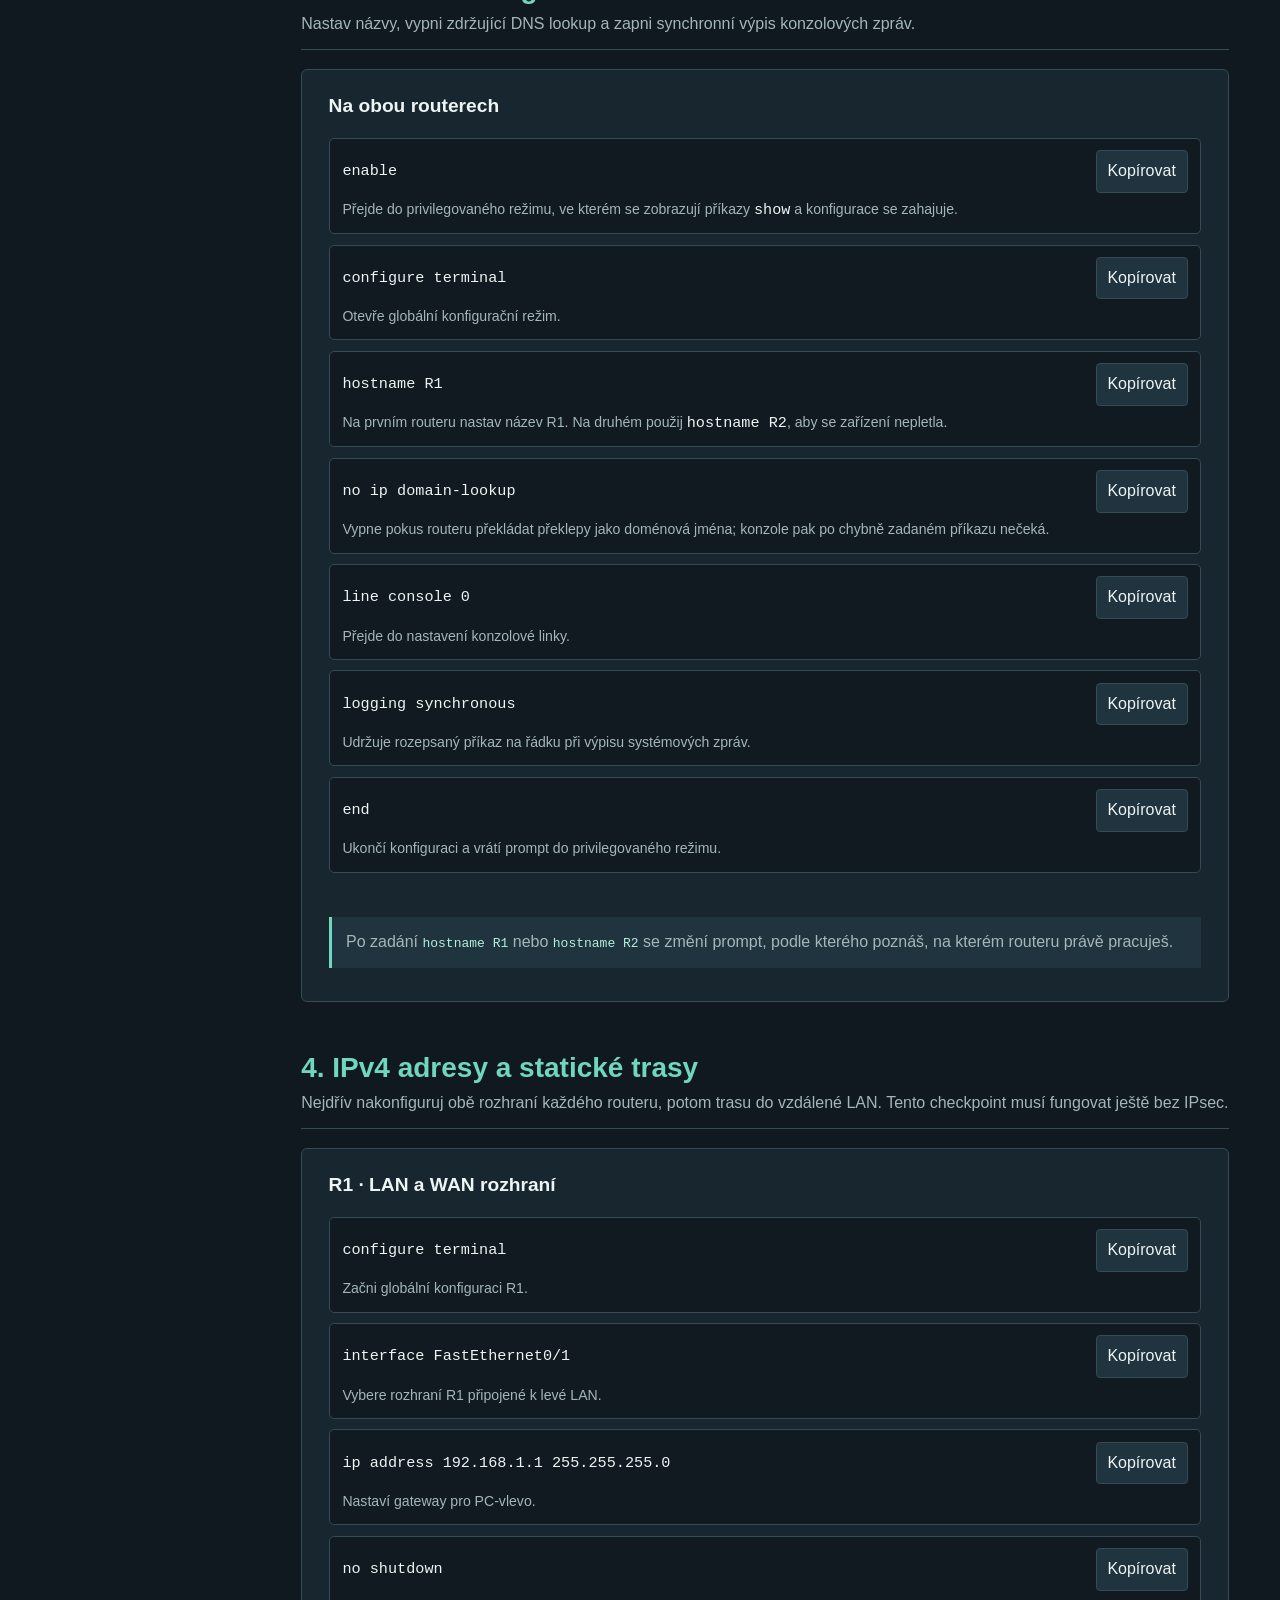
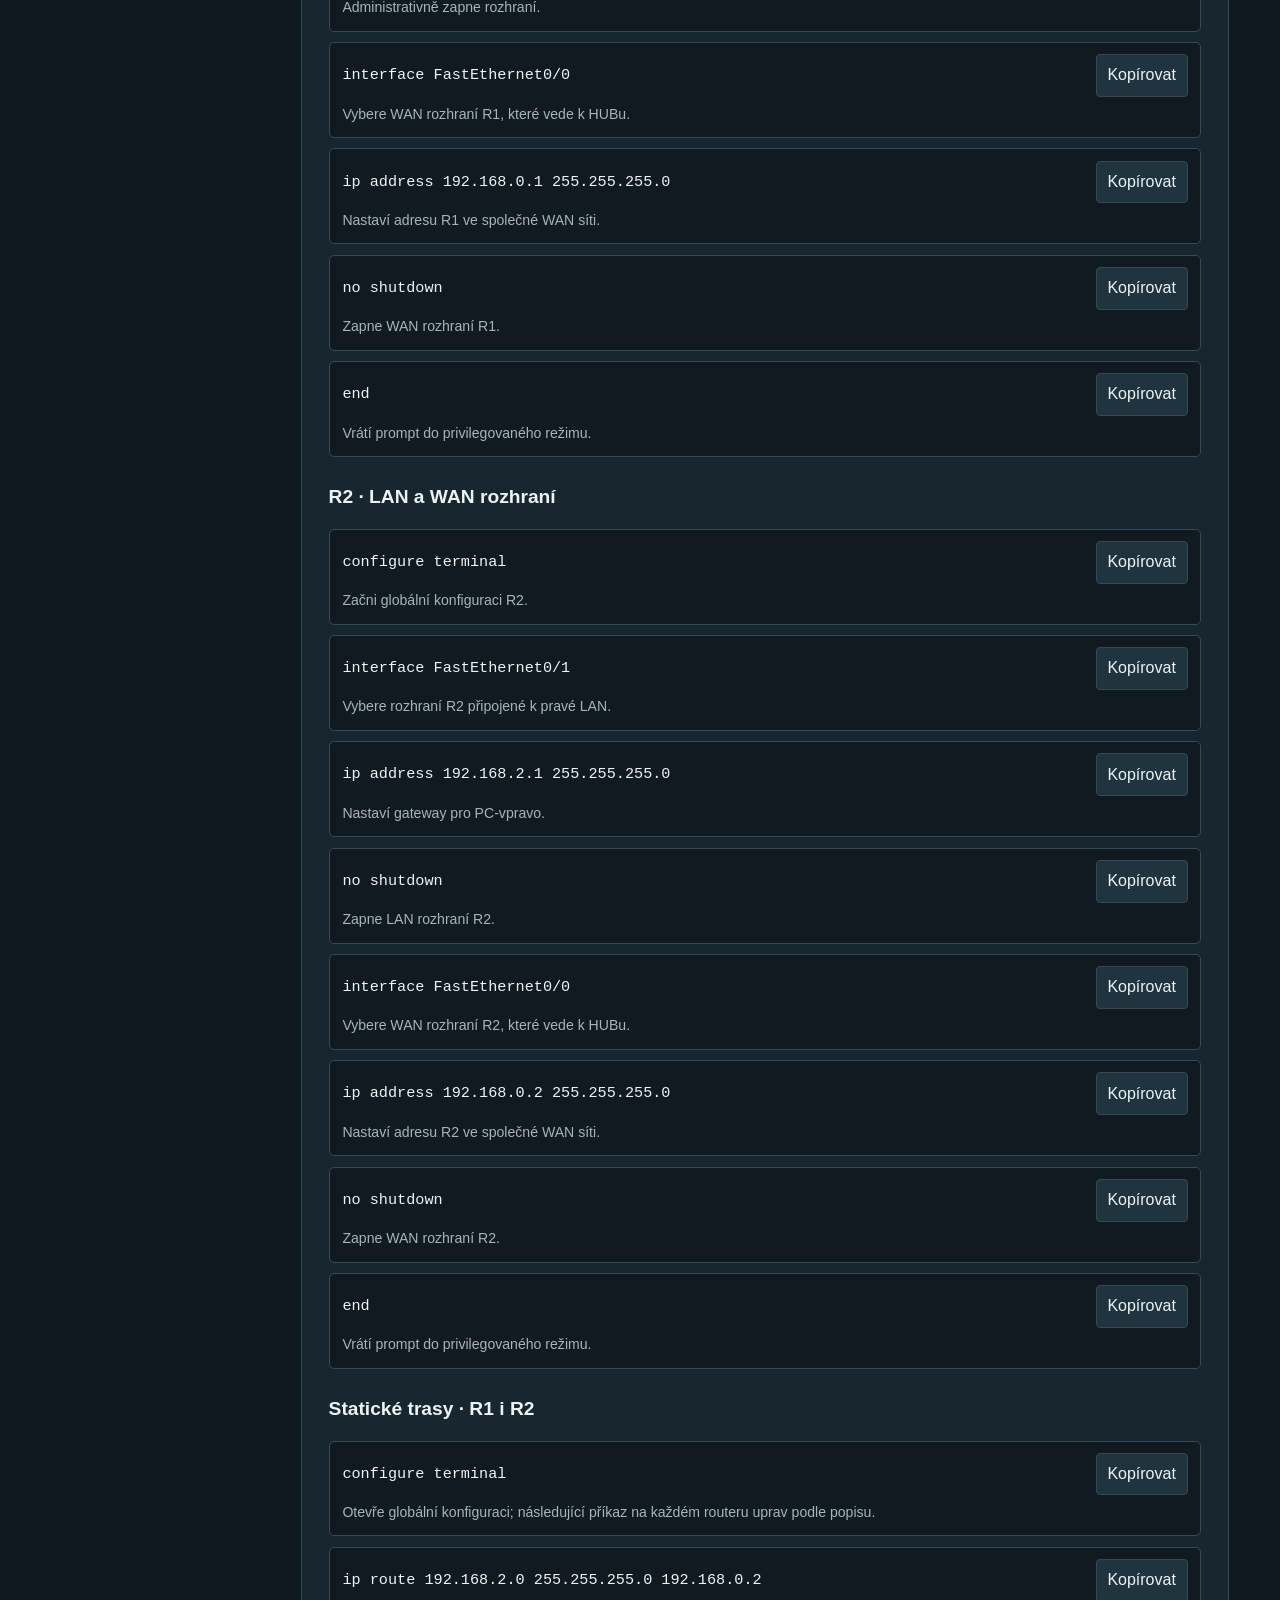
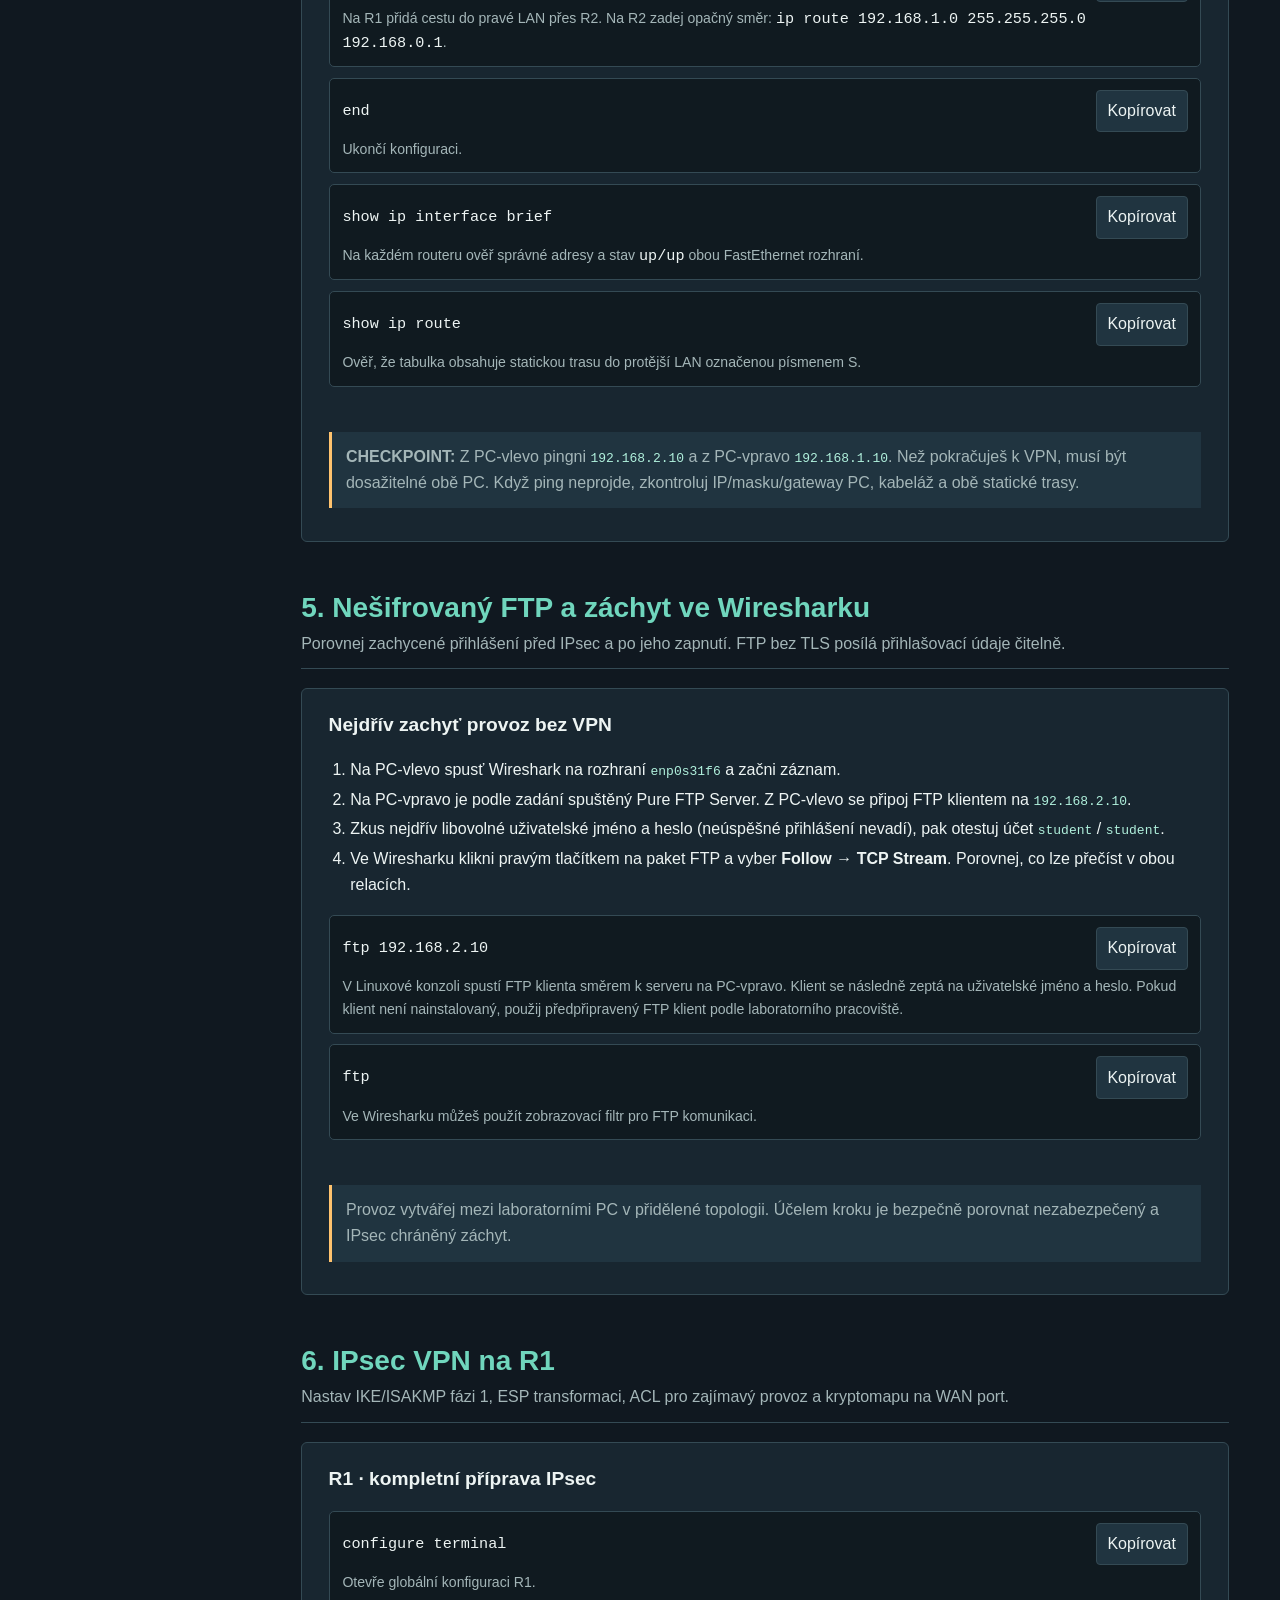
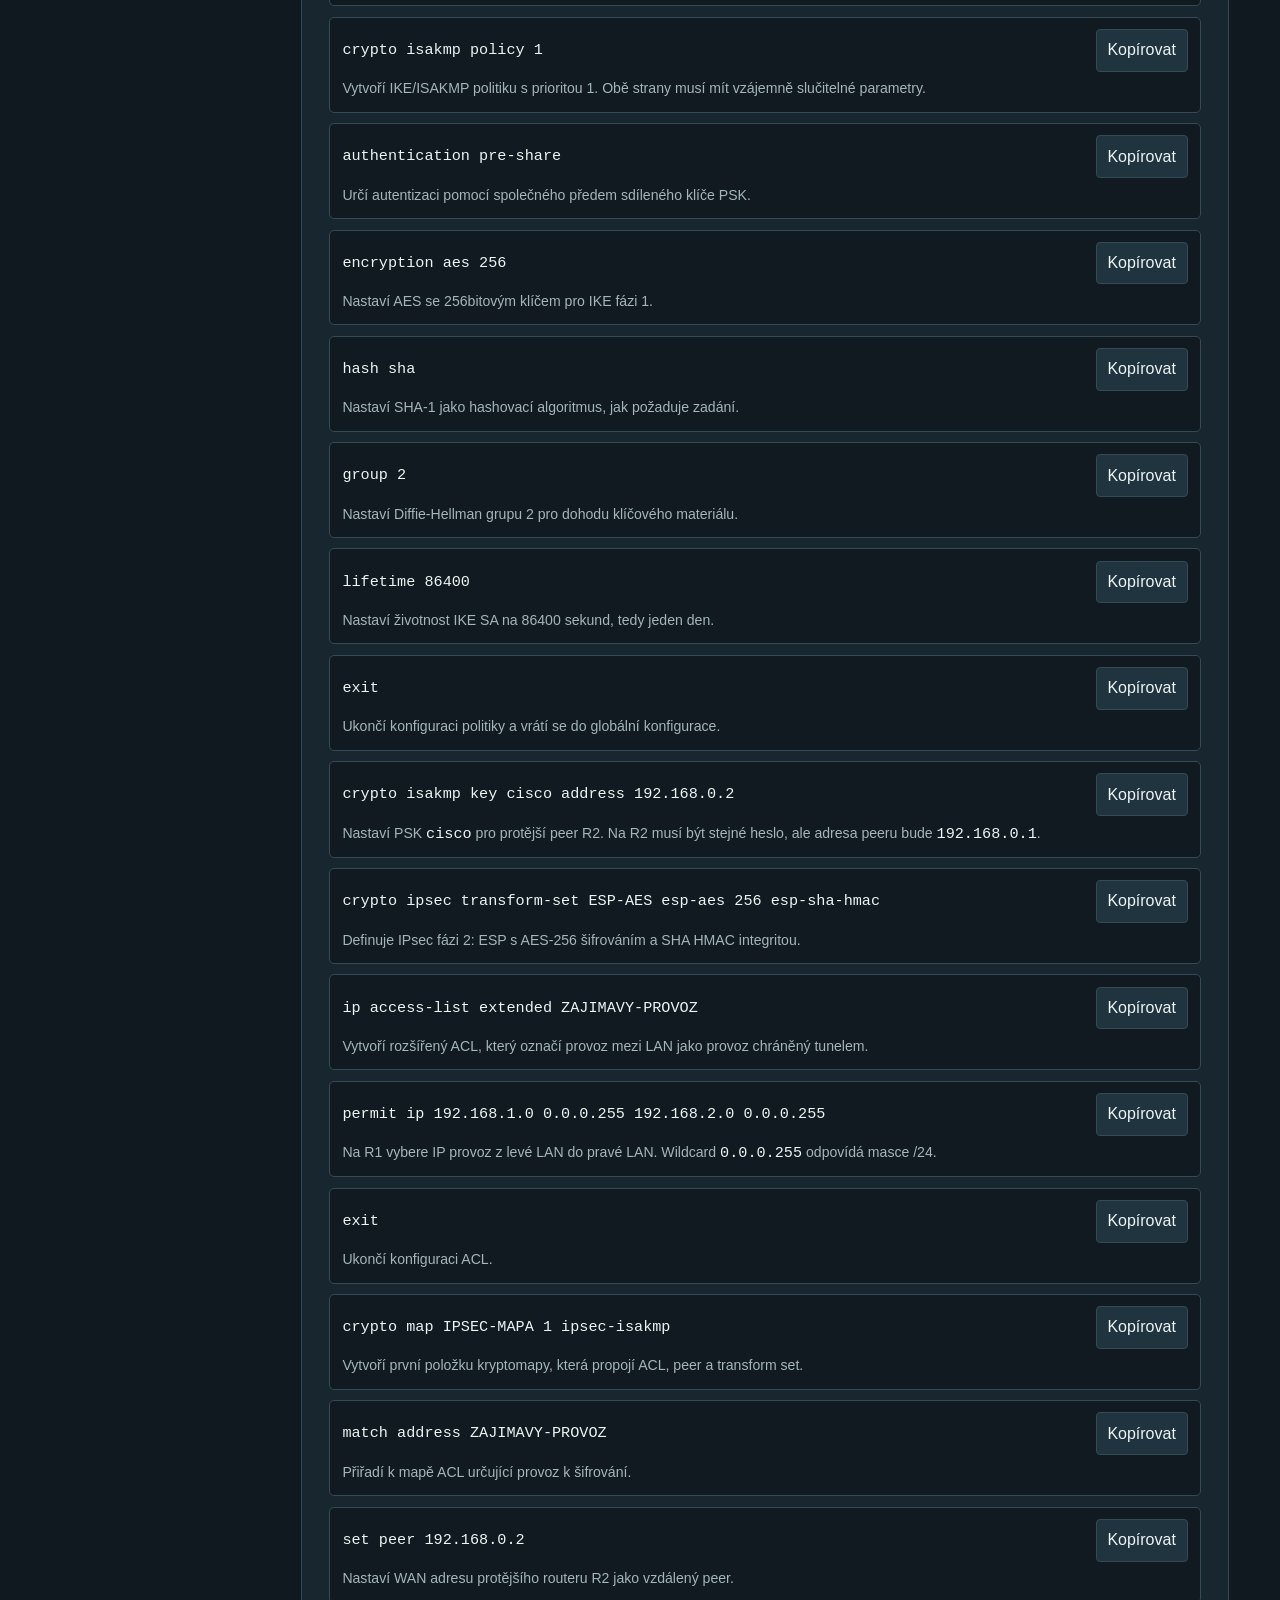
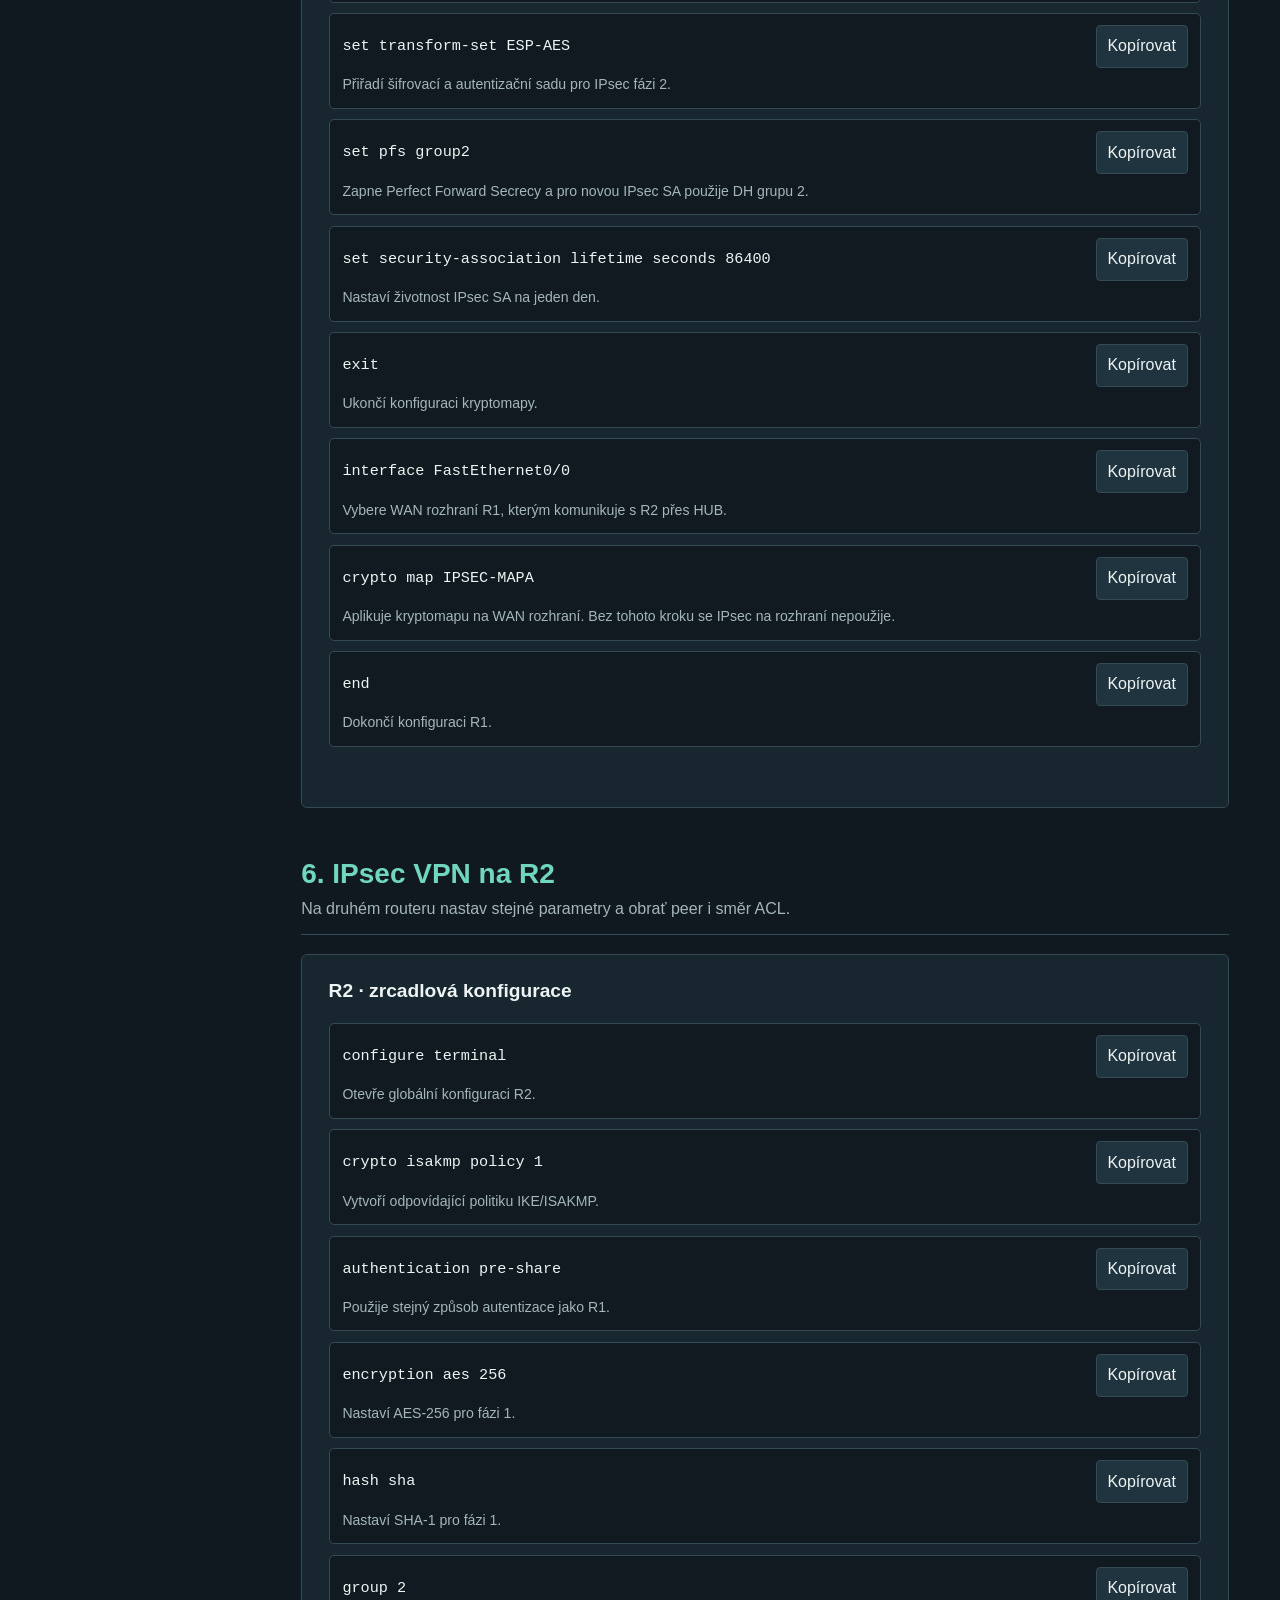
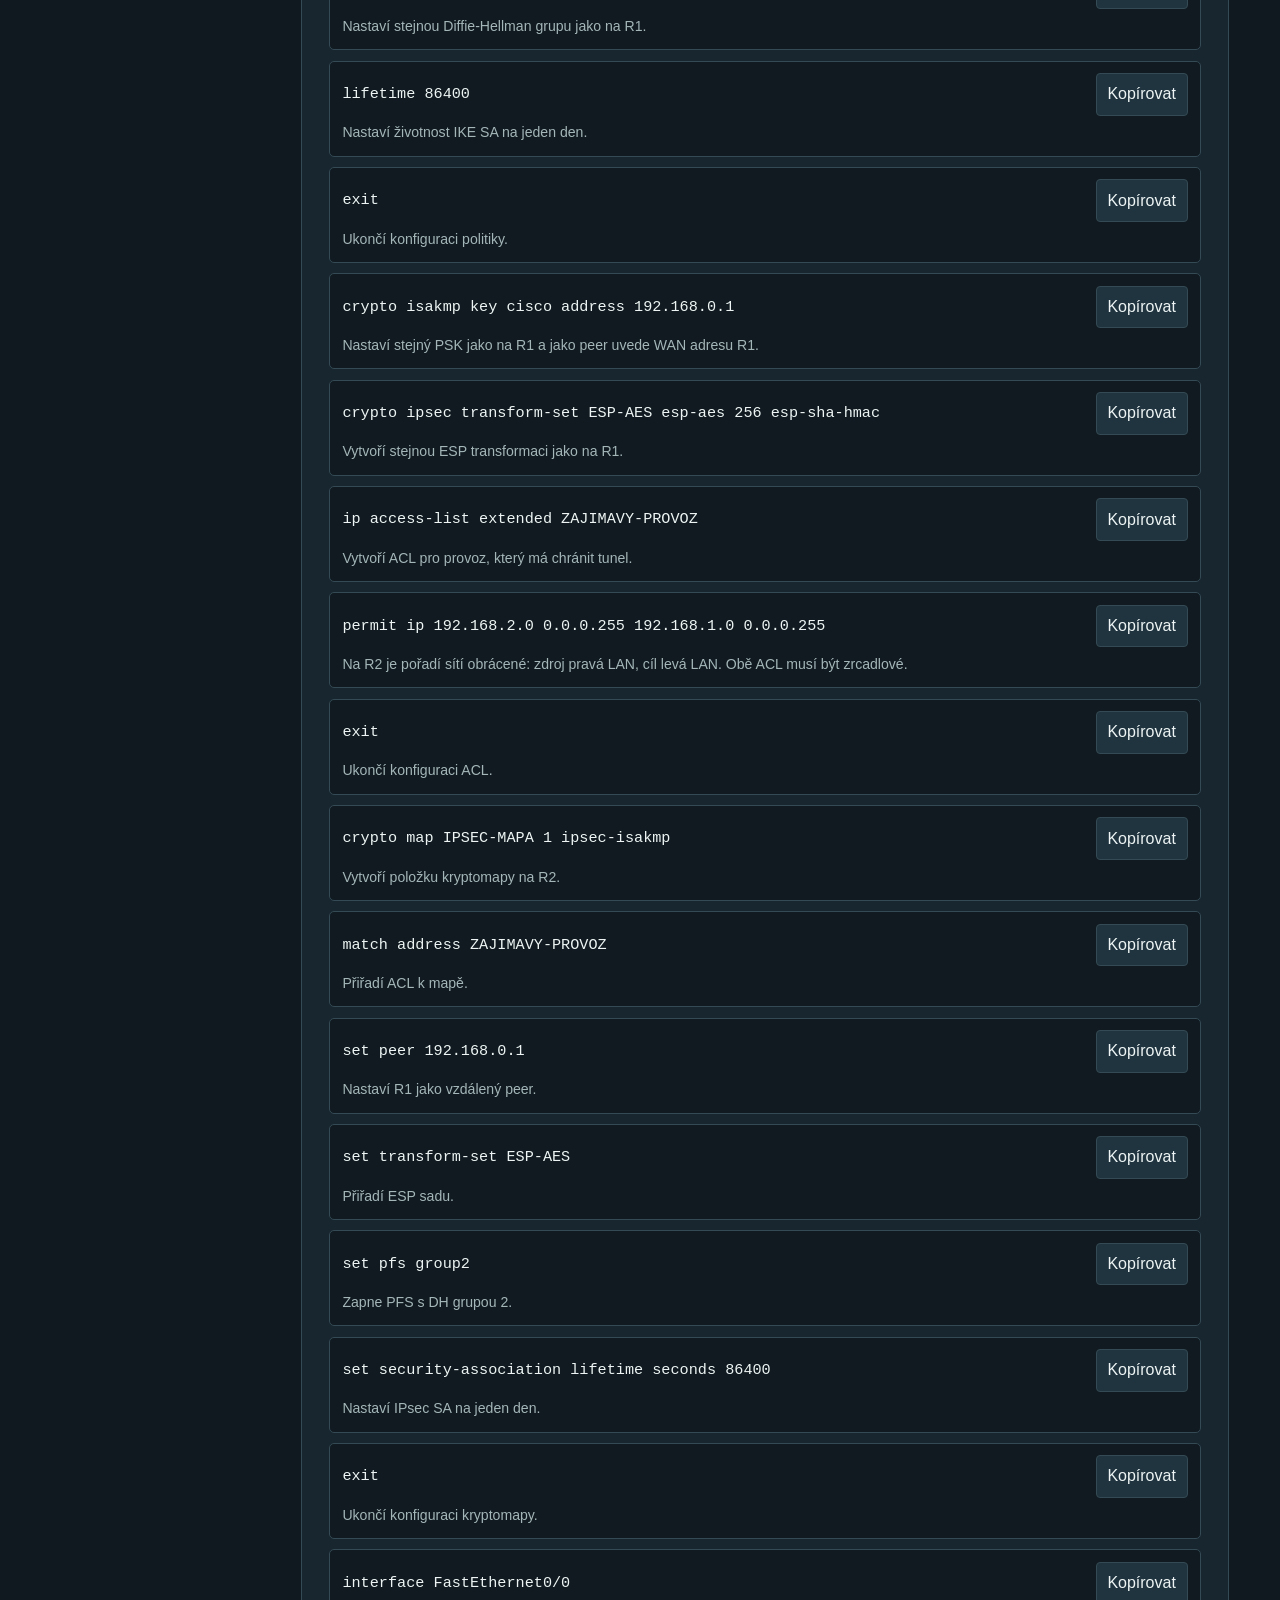
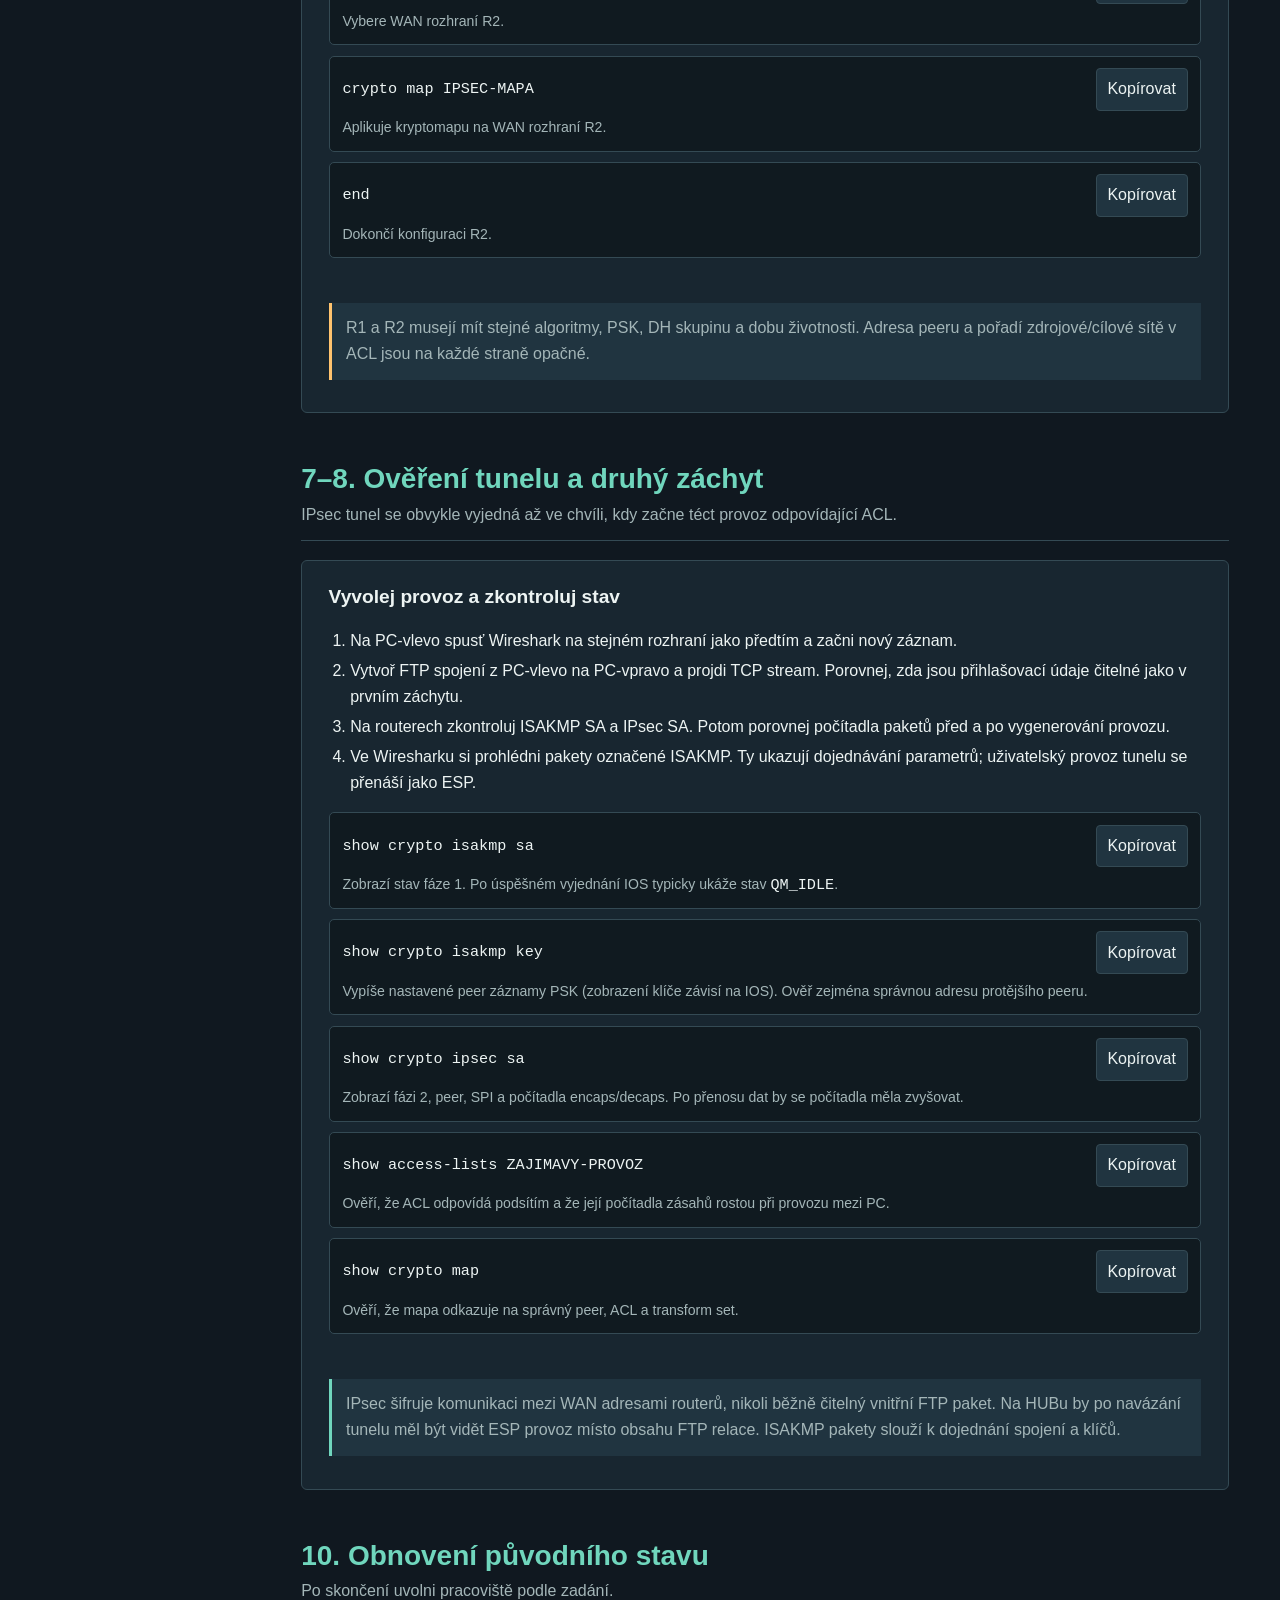
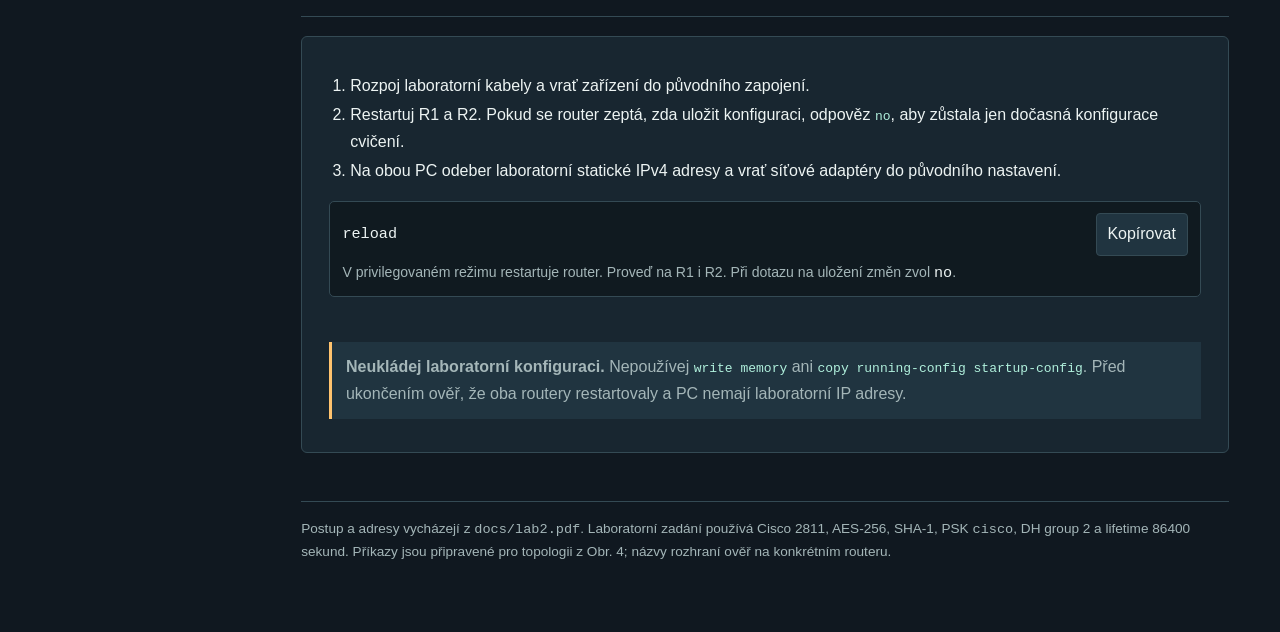
<file: lab2.html>
<!DOCTYPE html>
<html lang="cs">
<head>
    <meta charset="UTF-8">
    <meta name="viewport" content="width=device-width, initial-scale=1.0">
    <meta name="description" content="Příprava k laboratorní úloze 2: konfigurace site-to-site IPsec VPN na Cisco routerech, ověření a analýza provozu.">
    <title>Úloha 2 · IPsec VPN | Software Book</title>
    <link rel="stylesheet" href="styles.css">
</head>
<body>
    <aside class="sidebar" aria-label="Navigace úlohy">
        <a class="brand" href="index.html">Software Book</a>
        <p class="brand-note">Kryptografie a bezpečnost</p>
        <a class="back-link" href="lab.html">← Přehled laboratorních příkazů</a>
        <a class="back-link" href="lab1.html">Úloha 1 · Zabezpečení přepínače</a>
        <a class="back-link" href="lab3.html">Úloha 3 · WireGuard →</a>
        <nav>
            <p class="nav-title">Úloha 2 · IPsec VPN</p>
            <ul>
                <li><a href="#topologie">Topologie a adresy</a></li>
                <li><a href="#priprava">Připojení zařízení</a></li>
                <li><a href="#zaklad">Základní konfigurace</a></li>
                <li><a href="#trasy">Statické trasy</a></li>
                <li><a href="#ftp">Nešifrovaný FTP</a></li>
                <li><a href="#vpn-r1">IPsec na R1</a></li>
                <li><a href="#vpn-r2">IPsec na R2</a></li>
                <li><a href="#overeni">Ověření VPN</a></li>
                <li><a href="#obnova">Obnovení pracoviště</a></li>
            </ul>
        </nav>
    </aside>

    <main>
        <header class="page-header">
            <p class="eyebrow">Kryptografie a síťová bezpečnost · B0M32KSB</p>
            <h1>Úloha 2: Virtuální privátní sítě pomocí IPsec</h1>
            <p class="intro">Příprava podle laboratorního zadání: nakonfiguruj dvě podsítě, ověř běžný provoz, vytvoř site-to-site IPsec VPN a porovnej zachycený FTP provoz před a po šifrování.</p>
            <p><a href="docs/lab2.pdf" target="_blank" rel="noopener">Otevřít původní zadání (PDF)</a></p>
            <nav class="quick-links" aria-label="Rychlé odkazy">
                <a href="#topologie">Adresy</a>
                <a href="#zaklad">Routery</a>
                <a href="#trasy">Statické trasy</a>
                <a href="#ftp">FTP a Wireshark</a>
                <a href="#vpn-r1">IPsec</a>
                <a href="#overeni">Ověření</a>
                <a href="#obnova">Obnova</a>
            </nav>
        </header>

        <div class="callout warning"><strong>Hodnoty odpovídají schématu v zadání.</strong> LAN vlevo je <code>192.168.1.0/24</code>, LAN vpravo <code>192.168.2.0/24</code> a společná WAN síť přes HUB je <code>192.168.0.0/24</code>. Příkazy pro R1 a R2 jsou zrcadlové; pozor na obrácené adresy peeru a ACL.</div>

        <header class="section-heading" id="topologie">
            <h2>Adresní plán topologie</h2>
            <p>Nejdřív si ujasni, která adresa patří do LAN a která do společné WAN sítě přes rozbočovač.</p>
        </header>
        <article class="topic">
            <div class="table-wrap"><table>
                <thead><tr><th>Zařízení / rozhraní</th><th>Adresa</th><th>Účel</th></tr></thead>
                <tbody>
                    <tr><td>PC-vlevo · NIC1</td><td><code>192.168.1.10/24</code></td><td>Klient levé LAN</td></tr>
                    <tr><td>R1 · FastEthernet0/1</td><td><code>192.168.1.1/24</code></td><td>Výchozí brána levé LAN</td></tr>
                    <tr><td>R1 · FastEthernet0/0</td><td><code>192.168.0.1/24</code></td><td>WAN rozhraní k HUBu</td></tr>
                    <tr><td>R2 · FastEthernet0/0</td><td><code>192.168.0.2/24</code></td><td>WAN rozhraní k HUBu</td></tr>
                    <tr><td>R2 · FastEthernet0/1</td><td><code>192.168.2.1/24</code></td><td>Výchozí brána pravé LAN</td></tr>
                    <tr><td>PC-vpravo · NIC2</td><td><code>192.168.2.10/24</code></td><td>Klient pravé LAN</td></tr>
                </tbody>
            </table></div>
            <div class="callout">Maska <code>/24</code> odpovídá <code>255.255.255.0</code>. Schéma uvádí PC-vlevo adresu <code>192.168.1.10/24</code>, ale text zadání říká, že ji na PC-vlevo není nutné nastavovat; použij NIC1 a ponech jeho předpřipravené nastavení. Na PC-vpravo nastav <code>192.168.2.10/24</code> a gateway <code>192.168.2.1</code>. Wireshark zachytává na <code>enp0s31f6</code>.</div>
        </article>

        <header class="section-heading" id="priprava">
            <h2>1–2. Zapojení a konzole</h2>
            <p>Připrav HUB, routery a dvě PC podle obrázku topologie v PDF.</p>
        </header>
        <article class="topic">
            <ol>
                <li>Propoj R1 a R2 přes HUB přímými kabely. PC připoj k HUBu také přímým kabelem podle schématu.</li>
                <li>Na PC-vlevo použij NIC1 a v Wiresharku rozhraní <code>enp0s31f6</code>. Na PC-vpravo použij NIC2.</li>
                <li>V PuTTY otevři konzolové spojení s R1 i R2. Příkazy označené R1 zadávej pouze na R1 a příkazy R2 pouze na R2.</li>
            </ol>
            <div class="callout warning">Na PC-vlevo podle zadání IP adresu nenastavuj, použij NIC1. Na PC-vpravo nastav hodnoty podle adresního plánu a použij NIC2. Pokud se výchozí konfigurace PC-vlevo liší od adresy v topologii, ověř ji u cvičícího před změnou.</div>
        </article>

        <header class="section-heading" id="zaklad">
            <h2>3. Základní konfigurace routerů</h2>
            <p>Nastav názvy, vypni zdržující DNS lookup a zapni synchronní výpis konzolových zpráv.</p>
        </header>
        <article class="topic">
            <h3>Na obou routerech</h3>
            <div class="command-list">
                <div class="command-row"><code>enable</code><button class="copy-button" type="button">Kopírovat</button><p>Přejde do privilegovaného režimu, ve kterém se zobrazují příkazy <code>show</code> a konfigurace se zahajuje.</p></div>
                <div class="command-row"><code>configure terminal</code><button class="copy-button" type="button">Kopírovat</button><p>Otevře globální konfigurační režim.</p></div>
                <div class="command-row"><code>hostname R1</code><button class="copy-button" type="button">Kopírovat</button><p>Na prvním routeru nastav název R1. Na druhém použij <code>hostname R2</code>, aby se zařízení nepletla.</p></div>
                <div class="command-row"><code>no ip domain-lookup</code><button class="copy-button" type="button">Kopírovat</button><p>Vypne pokus routeru překládat překlepy jako doménová jména; konzole pak po chybně zadaném příkazu nečeká.</p></div>
                <div class="command-row"><code>line console 0</code><button class="copy-button" type="button">Kopírovat</button><p>Přejde do nastavení konzolové linky.</p></div>
                <div class="command-row"><code>logging synchronous</code><button class="copy-button" type="button">Kopírovat</button><p>Udržuje rozepsaný příkaz na řádku při výpisu systémových zpráv.</p></div>
                <div class="command-row"><code>end</code><button class="copy-button" type="button">Kopírovat</button><p>Ukončí konfiguraci a vrátí prompt do privilegovaného režimu.</p></div>
            </div>
            <p class="copy-status" aria-live="polite"></p>
            <div class="callout">Po zadání <code>hostname R1</code> nebo <code>hostname R2</code> se změní prompt, podle kterého poznáš, na kterém routeru právě pracuješ.</div>
        </article>

        <header class="section-heading" id="trasy">
            <h2>4. IPv4 adresy a statické trasy</h2>
            <p>Nejdřív nakonfiguruj obě rozhraní každého routeru, potom trasu do vzdálené LAN. Tento checkpoint musí fungovat ještě bez IPsec.</p>
        </header>
        <article class="topic">
            <h3>R1 · LAN a WAN rozhraní</h3>
            <div class="command-list">
                <div class="command-row"><code>configure terminal</code><button class="copy-button" type="button">Kopírovat</button><p>Začni globální konfiguraci R1.</p></div>
                <div class="command-row"><code>interface FastEthernet0/1</code><button class="copy-button" type="button">Kopírovat</button><p>Vybere rozhraní R1 připojené k levé LAN.</p></div>
                <div class="command-row"><code>ip address 192.168.1.1 255.255.255.0</code><button class="copy-button" type="button">Kopírovat</button><p>Nastaví gateway pro PC-vlevo.</p></div>
                <div class="command-row"><code>no shutdown</code><button class="copy-button" type="button">Kopírovat</button><p>Administrativně zapne rozhraní.</p></div>
                <div class="command-row"><code>interface FastEthernet0/0</code><button class="copy-button" type="button">Kopírovat</button><p>Vybere WAN rozhraní R1, které vede k HUBu.</p></div>
                <div class="command-row"><code>ip address 192.168.0.1 255.255.255.0</code><button class="copy-button" type="button">Kopírovat</button><p>Nastaví adresu R1 ve společné WAN síti.</p></div>
                <div class="command-row"><code>no shutdown</code><button class="copy-button" type="button">Kopírovat</button><p>Zapne WAN rozhraní R1.</p></div>
                <div class="command-row"><code>end</code><button class="copy-button" type="button">Kopírovat</button><p>Vrátí prompt do privilegovaného režimu.</p></div>
            </div>
            <h3 style="margin-top: 1.5rem">R2 · LAN a WAN rozhraní</h3>
            <div class="command-list">
                <div class="command-row"><code>configure terminal</code><button class="copy-button" type="button">Kopírovat</button><p>Začni globální konfiguraci R2.</p></div>
                <div class="command-row"><code>interface FastEthernet0/1</code><button class="copy-button" type="button">Kopírovat</button><p>Vybere rozhraní R2 připojené k pravé LAN.</p></div>
                <div class="command-row"><code>ip address 192.168.2.1 255.255.255.0</code><button class="copy-button" type="button">Kopírovat</button><p>Nastaví gateway pro PC-vpravo.</p></div>
                <div class="command-row"><code>no shutdown</code><button class="copy-button" type="button">Kopírovat</button><p>Zapne LAN rozhraní R2.</p></div>
                <div class="command-row"><code>interface FastEthernet0/0</code><button class="copy-button" type="button">Kopírovat</button><p>Vybere WAN rozhraní R2, které vede k HUBu.</p></div>
                <div class="command-row"><code>ip address 192.168.0.2 255.255.255.0</code><button class="copy-button" type="button">Kopírovat</button><p>Nastaví adresu R2 ve společné WAN síti.</p></div>
                <div class="command-row"><code>no shutdown</code><button class="copy-button" type="button">Kopírovat</button><p>Zapne WAN rozhraní R2.</p></div>
                <div class="command-row"><code>end</code><button class="copy-button" type="button">Kopírovat</button><p>Vrátí prompt do privilegovaného režimu.</p></div>
            </div>
            <h3 style="margin-top: 1.5rem">Statické trasy · R1 i R2</h3>
            <div class="command-list">
                <div class="command-row"><code>configure terminal</code><button class="copy-button" type="button">Kopírovat</button><p>Otevře globální konfiguraci; následující příkaz na každém routeru uprav podle popisu.</p></div>
                <div class="command-row"><code>ip route 192.168.2.0 255.255.255.0 192.168.0.2</code><button class="copy-button" type="button">Kopírovat</button><p>Na R1 přidá cestu do pravé LAN přes R2. Na R2 zadej opačný směr: <code>ip route 192.168.1.0 255.255.255.0 192.168.0.1</code>.</p></div>
                <div class="command-row"><code>end</code><button class="copy-button" type="button">Kopírovat</button><p>Ukončí konfiguraci.</p></div>
                <div class="command-row"><code>show ip interface brief</code><button class="copy-button" type="button">Kopírovat</button><p>Na každém routeru ověř správné adresy a stav <code>up/up</code> obou FastEthernet rozhraní.</p></div>
                <div class="command-row"><code>show ip route</code><button class="copy-button" type="button">Kopírovat</button><p>Ověř, že tabulka obsahuje statickou trasu do protější LAN označenou písmenem S.</p></div>
            </div>
            <p class="copy-status" aria-live="polite"></p>
            <div class="callout warning"><strong>CHECKPOINT:</strong> Z PC-vlevo pingni <code>192.168.2.10</code> a z PC-vpravo <code>192.168.1.10</code>. Než pokračuješ k VPN, musí být dosažitelné obě PC. Když ping neprojde, zkontroluj IP/masku/gateway PC, kabeláž a obě statické trasy.</div>
        </article>

        <header class="section-heading" id="ftp">
            <h2>5. Nešifrovaný FTP a záchyt ve Wiresharku</h2>
            <p>Porovnej zachycené přihlášení před IPsec a po jeho zapnutí. FTP bez TLS posílá přihlašovací údaje čitelně.</p>
        </header>
        <article class="topic">
            <h3>Nejdřív zachyť provoz bez VPN</h3>
            <ol>
                <li>Na PC-vlevo spusť Wireshark na rozhraní <code>enp0s31f6</code> a začni záznam.</li>
                <li>Na PC-vpravo je podle zadání spuštěný Pure FTP Server. Z PC-vlevo se připoj FTP klientem na <code>192.168.2.10</code>.</li>
                <li>Zkus nejdřív libovolné uživatelské jméno a heslo (neúspěšné přihlášení nevadí), pak otestuj účet <code>student</code> / <code>student</code>.</li>
                <li>Ve Wiresharku klikni pravým tlačítkem na paket FTP a vyber <strong>Follow → TCP Stream</strong>. Porovnej, co lze přečíst v obou relacích.</li>
            </ol>
            <div class="command-list">
                <div class="command-row"><code>ftp 192.168.2.10</code><button class="copy-button" type="button">Kopírovat</button><p>V Linuxové konzoli spustí FTP klienta směrem k serveru na PC-vpravo. Klient se následně zeptá na uživatelské jméno a heslo. Pokud klient není nainstalovaný, použij předpřipravený FTP klient podle laboratorního pracoviště.</p></div>
                <div class="command-row"><code>ftp</code><button class="copy-button" type="button">Kopírovat</button><p>Ve Wiresharku můžeš použít zobrazovací filtr pro FTP komunikaci.</p></div>
            </div>
            <p class="copy-status" aria-live="polite"></p>
            <div class="callout warning">Provoz vytvářej mezi laboratorními PC v přidělené topologii. Účelem kroku je bezpečně porovnat nezabezpečený a IPsec chráněný záchyt.</div>
        </article>

        <header class="section-heading" id="vpn-r1">
            <h2>6. IPsec VPN na R1</h2>
            <p>Nastav IKE/ISAKMP fázi 1, ESP transformaci, ACL pro zajímavý provoz a kryptomapu na WAN port.</p>
        </header>
        <article class="topic">
            <h3>R1 · kompletní příprava IPsec</h3>
            <div class="command-list">
                <div class="command-row"><code>configure terminal</code><button class="copy-button" type="button">Kopírovat</button><p>Otevře globální konfiguraci R1.</p></div>
                <div class="command-row"><code>crypto isakmp policy 1</code><button class="copy-button" type="button">Kopírovat</button><p>Vytvoří IKE/ISAKMP politiku s prioritou 1. Obě strany musí mít vzájemně slučitelné parametry.</p></div>
                <div class="command-row"><code>authentication pre-share</code><button class="copy-button" type="button">Kopírovat</button><p>Určí autentizaci pomocí společného předem sdíleného klíče PSK.</p></div>
                <div class="command-row"><code>encryption aes 256</code><button class="copy-button" type="button">Kopírovat</button><p>Nastaví AES se 256bitovým klíčem pro IKE fázi 1.</p></div>
                <div class="command-row"><code>hash sha</code><button class="copy-button" type="button">Kopírovat</button><p>Nastaví SHA-1 jako hashovací algoritmus, jak požaduje zadání.</p></div>
                <div class="command-row"><code>group 2</code><button class="copy-button" type="button">Kopírovat</button><p>Nastaví Diffie-Hellman grupu 2 pro dohodu klíčového materiálu.</p></div>
                <div class="command-row"><code>lifetime 86400</code><button class="copy-button" type="button">Kopírovat</button><p>Nastaví životnost IKE SA na 86400 sekund, tedy jeden den.</p></div>
                <div class="command-row"><code>exit</code><button class="copy-button" type="button">Kopírovat</button><p>Ukončí konfiguraci politiky a vrátí se do globální konfigurace.</p></div>
                <div class="command-row"><code>crypto isakmp key cisco address 192.168.0.2</code><button class="copy-button" type="button">Kopírovat</button><p>Nastaví PSK <code>cisco</code> pro protější peer R2. Na R2 musí být stejné heslo, ale adresa peeru bude <code>192.168.0.1</code>.</p></div>
                <div class="command-row"><code>crypto ipsec transform-set ESP-AES esp-aes 256 esp-sha-hmac</code><button class="copy-button" type="button">Kopírovat</button><p>Definuje IPsec fázi 2: ESP s AES-256 šifrováním a SHA HMAC integritou.</p></div>
                <div class="command-row"><code>ip access-list extended ZAJIMAVY-PROVOZ</code><button class="copy-button" type="button">Kopírovat</button><p>Vytvoří rozšířený ACL, který označí provoz mezi LAN jako provoz chráněný tunelem.</p></div>
                <div class="command-row"><code>permit ip 192.168.1.0 0.0.0.255 192.168.2.0 0.0.0.255</code><button class="copy-button" type="button">Kopírovat</button><p>Na R1 vybere IP provoz z levé LAN do pravé LAN. Wildcard <code>0.0.0.255</code> odpovídá masce /24.</p></div>
                <div class="command-row"><code>exit</code><button class="copy-button" type="button">Kopírovat</button><p>Ukončí konfiguraci ACL.</p></div>
                <div class="command-row"><code>crypto map IPSEC-MAPA 1 ipsec-isakmp</code><button class="copy-button" type="button">Kopírovat</button><p>Vytvoří první položku kryptomapy, která propojí ACL, peer a transform set.</p></div>
                <div class="command-row"><code>match address ZAJIMAVY-PROVOZ</code><button class="copy-button" type="button">Kopírovat</button><p>Přiřadí k mapě ACL určující provoz k šifrování.</p></div>
                <div class="command-row"><code>set peer 192.168.0.2</code><button class="copy-button" type="button">Kopírovat</button><p>Nastaví WAN adresu protějšího routeru R2 jako vzdálený peer.</p></div>
                <div class="command-row"><code>set transform-set ESP-AES</code><button class="copy-button" type="button">Kopírovat</button><p>Přiřadí šifrovací a autentizační sadu pro IPsec fázi 2.</p></div>
                <div class="command-row"><code>set pfs group2</code><button class="copy-button" type="button">Kopírovat</button><p>Zapne Perfect Forward Secrecy a pro novou IPsec SA použije DH grupu 2.</p></div>
                <div class="command-row"><code>set security-association lifetime seconds 86400</code><button class="copy-button" type="button">Kopírovat</button><p>Nastaví životnost IPsec SA na jeden den.</p></div>
                <div class="command-row"><code>exit</code><button class="copy-button" type="button">Kopírovat</button><p>Ukončí konfiguraci kryptomapy.</p></div>
                <div class="command-row"><code>interface FastEthernet0/0</code><button class="copy-button" type="button">Kopírovat</button><p>Vybere WAN rozhraní R1, kterým komunikuje s R2 přes HUB.</p></div>
                <div class="command-row"><code>crypto map IPSEC-MAPA</code><button class="copy-button" type="button">Kopírovat</button><p>Aplikuje kryptomapu na WAN rozhraní. Bez tohoto kroku se IPsec na rozhraní nepoužije.</p></div>
                <div class="command-row"><code>end</code><button class="copy-button" type="button">Kopírovat</button><p>Dokončí konfiguraci R1.</p></div>
            </div>
            <p class="copy-status" aria-live="polite"></p>
        </article>

        <header class="section-heading" id="vpn-r2">
            <h2>6. IPsec VPN na R2</h2>
            <p>Na druhém routeru nastav stejné parametry a obrať peer i směr ACL.</p>
        </header>
        <article class="topic">
            <h3>R2 · zrcadlová konfigurace</h3>
            <div class="command-list">
                <div class="command-row"><code>configure terminal</code><button class="copy-button" type="button">Kopírovat</button><p>Otevře globální konfiguraci R2.</p></div>
                <div class="command-row"><code>crypto isakmp policy 1</code><button class="copy-button" type="button">Kopírovat</button><p>Vytvoří odpovídající politiku IKE/ISAKMP.</p></div>
                <div class="command-row"><code>authentication pre-share</code><button class="copy-button" type="button">Kopírovat</button><p>Použije stejný způsob autentizace jako R1.</p></div>
                <div class="command-row"><code>encryption aes 256</code><button class="copy-button" type="button">Kopírovat</button><p>Nastaví AES-256 pro fázi 1.</p></div>
                <div class="command-row"><code>hash sha</code><button class="copy-button" type="button">Kopírovat</button><p>Nastaví SHA-1 pro fázi 1.</p></div>
                <div class="command-row"><code>group 2</code><button class="copy-button" type="button">Kopírovat</button><p>Nastaví stejnou Diffie-Hellman grupu jako na R1.</p></div>
                <div class="command-row"><code>lifetime 86400</code><button class="copy-button" type="button">Kopírovat</button><p>Nastaví životnost IKE SA na jeden den.</p></div>
                <div class="command-row"><code>exit</code><button class="copy-button" type="button">Kopírovat</button><p>Ukončí konfiguraci politiky.</p></div>
                <div class="command-row"><code>crypto isakmp key cisco address 192.168.0.1</code><button class="copy-button" type="button">Kopírovat</button><p>Nastaví stejný PSK jako na R1 a jako peer uvede WAN adresu R1.</p></div>
                <div class="command-row"><code>crypto ipsec transform-set ESP-AES esp-aes 256 esp-sha-hmac</code><button class="copy-button" type="button">Kopírovat</button><p>Vytvoří stejnou ESP transformaci jako na R1.</p></div>
                <div class="command-row"><code>ip access-list extended ZAJIMAVY-PROVOZ</code><button class="copy-button" type="button">Kopírovat</button><p>Vytvoří ACL pro provoz, který má chránit tunel.</p></div>
                <div class="command-row"><code>permit ip 192.168.2.0 0.0.0.255 192.168.1.0 0.0.0.255</code><button class="copy-button" type="button">Kopírovat</button><p>Na R2 je pořadí sítí obrácené: zdroj pravá LAN, cíl levá LAN. Obě ACL musí být zrcadlové.</p></div>
                <div class="command-row"><code>exit</code><button class="copy-button" type="button">Kopírovat</button><p>Ukončí konfiguraci ACL.</p></div>
                <div class="command-row"><code>crypto map IPSEC-MAPA 1 ipsec-isakmp</code><button class="copy-button" type="button">Kopírovat</button><p>Vytvoří položku kryptomapy na R2.</p></div>
                <div class="command-row"><code>match address ZAJIMAVY-PROVOZ</code><button class="copy-button" type="button">Kopírovat</button><p>Přiřadí ACL k mapě.</p></div>
                <div class="command-row"><code>set peer 192.168.0.1</code><button class="copy-button" type="button">Kopírovat</button><p>Nastaví R1 jako vzdálený peer.</p></div>
                <div class="command-row"><code>set transform-set ESP-AES</code><button class="copy-button" type="button">Kopírovat</button><p>Přiřadí ESP sadu.</p></div>
                <div class="command-row"><code>set pfs group2</code><button class="copy-button" type="button">Kopírovat</button><p>Zapne PFS s DH grupou 2.</p></div>
                <div class="command-row"><code>set security-association lifetime seconds 86400</code><button class="copy-button" type="button">Kopírovat</button><p>Nastaví IPsec SA na jeden den.</p></div>
                <div class="command-row"><code>exit</code><button class="copy-button" type="button">Kopírovat</button><p>Ukončí konfiguraci kryptomapy.</p></div>
                <div class="command-row"><code>interface FastEthernet0/0</code><button class="copy-button" type="button">Kopírovat</button><p>Vybere WAN rozhraní R2.</p></div>
                <div class="command-row"><code>crypto map IPSEC-MAPA</code><button class="copy-button" type="button">Kopírovat</button><p>Aplikuje kryptomapu na WAN rozhraní R2.</p></div>
                <div class="command-row"><code>end</code><button class="copy-button" type="button">Kopírovat</button><p>Dokončí konfiguraci R2.</p></div>
            </div>
            <p class="copy-status" aria-live="polite"></p>
            <div class="callout warning">R1 a R2 musejí mít stejné algoritmy, PSK, DH skupinu a dobu životnosti. Adresa peeru a pořadí zdrojové/cílové sítě v ACL jsou na každé straně opačné.</div>
        </article>

        <header class="section-heading" id="overeni">
            <h2>7–8. Ověření tunelu a druhý záchyt</h2>
            <p>IPsec tunel se obvykle vyjedná až ve chvíli, kdy začne téct provoz odpovídající ACL.</p>
        </header>
        <article class="topic">
            <h3>Vyvolej provoz a zkontroluj stav</h3>
            <ol>
                <li>Na PC-vlevo spusť Wireshark na stejném rozhraní jako předtím a začni nový záznam.</li>
                <li>Vytvoř FTP spojení z PC-vlevo na PC-vpravo a projdi TCP stream. Porovnej, zda jsou přihlašovací údaje čitelné jako v prvním záchytu.</li>
                <li>Na routerech zkontroluj ISAKMP SA a IPsec SA. Potom porovnej počítadla paketů před a po vygenerování provozu.</li>
                <li>Ve Wiresharku si prohlédni pakety označené ISAKMP. Ty ukazují dojednávání parametrů; uživatelský provoz tunelu se přenáší jako ESP.</li>
            </ol>
            <div class="command-list">
                <div class="command-row"><code>show crypto isakmp sa</code><button class="copy-button" type="button">Kopírovat</button><p>Zobrazí stav fáze 1. Po úspěšném vyjednání IOS typicky ukáže stav <code>QM_IDLE</code>.</p></div>
                <div class="command-row"><code>show crypto isakmp key</code><button class="copy-button" type="button">Kopírovat</button><p>Vypíše nastavené peer záznamy PSK (zobrazení klíče závisí na IOS). Ověř zejména správnou adresu protějšího peeru.</p></div>
                <div class="command-row"><code>show crypto ipsec sa</code><button class="copy-button" type="button">Kopírovat</button><p>Zobrazí fázi 2, peer, SPI a počítadla encaps/decaps. Po přenosu dat by se počítadla měla zvyšovat.</p></div>
                <div class="command-row"><code>show access-lists ZAJIMAVY-PROVOZ</code><button class="copy-button" type="button">Kopírovat</button><p>Ověří, že ACL odpovídá podsítím a že její počítadla zásahů rostou při provozu mezi PC.</p></div>
                <div class="command-row"><code>show crypto map</code><button class="copy-button" type="button">Kopírovat</button><p>Ověří, že mapa odkazuje na správný peer, ACL a transform set.</p></div>
            </div>
            <p class="copy-status" aria-live="polite"></p>
            <div class="callout">IPsec šifruje komunikaci mezi WAN adresami routerů, nikoli běžně čitelný vnitřní FTP paket. Na HUBu by po navázání tunelu měl být vidět ESP provoz místo obsahu FTP relace. ISAKMP pakety slouží k dojednání spojení a klíčů.</div>
        </article>

        <header class="section-heading" id="obnova">
            <h2>10. Obnovení původního stavu</h2>
            <p>Po skončení uvolni pracoviště podle zadání.</p>
        </header>
        <article class="topic">
            <ol>
                <li>Rozpoj laboratorní kabely a vrať zařízení do původního zapojení.</li>
                <li>Restartuj R1 a R2. Pokud se router zeptá, zda uložit konfiguraci, odpověz <code>no</code>, aby zůstala jen dočasná konfigurace cvičení.</li>
                <li>Na obou PC odeber laboratorní statické IPv4 adresy a vrať síťové adaptéry do původního nastavení.</li>
            </ol>
            <div class="command-list">
                <div class="command-row"><code>reload</code><button class="copy-button" type="button">Kopírovat</button><p>V privilegovaném režimu restartuje router. Proveď na R1 i R2. Při dotazu na uložení změn zvol <code>no</code>.</p></div>
            </div>
            <p class="copy-status" aria-live="polite"></p>
            <div class="callout warning"><strong>Neukládej laboratorní konfiguraci.</strong> Nepoužívej <code>write memory</code> ani <code>copy running-config startup-config</code>. Před ukončením ověř, že oba routery restartovaly a PC nemají laboratorní IP adresy.</div>
        </article>

        <footer>
            Postup a adresy vycházejí z <code>docs/lab2.pdf</code>. Laboratorní zadání používá Cisco 2811, AES-256, SHA-1, PSK <code>cisco</code>, DH group 2 a lifetime 86400 sekund. Příkazy jsou připravené pro topologii z Obr. 4; názvy rozhraní ověř na konkrétním routeru.
        </footer>
    </main>
    <script src="clipboard.js"></script>
</body>
</html>
</file>
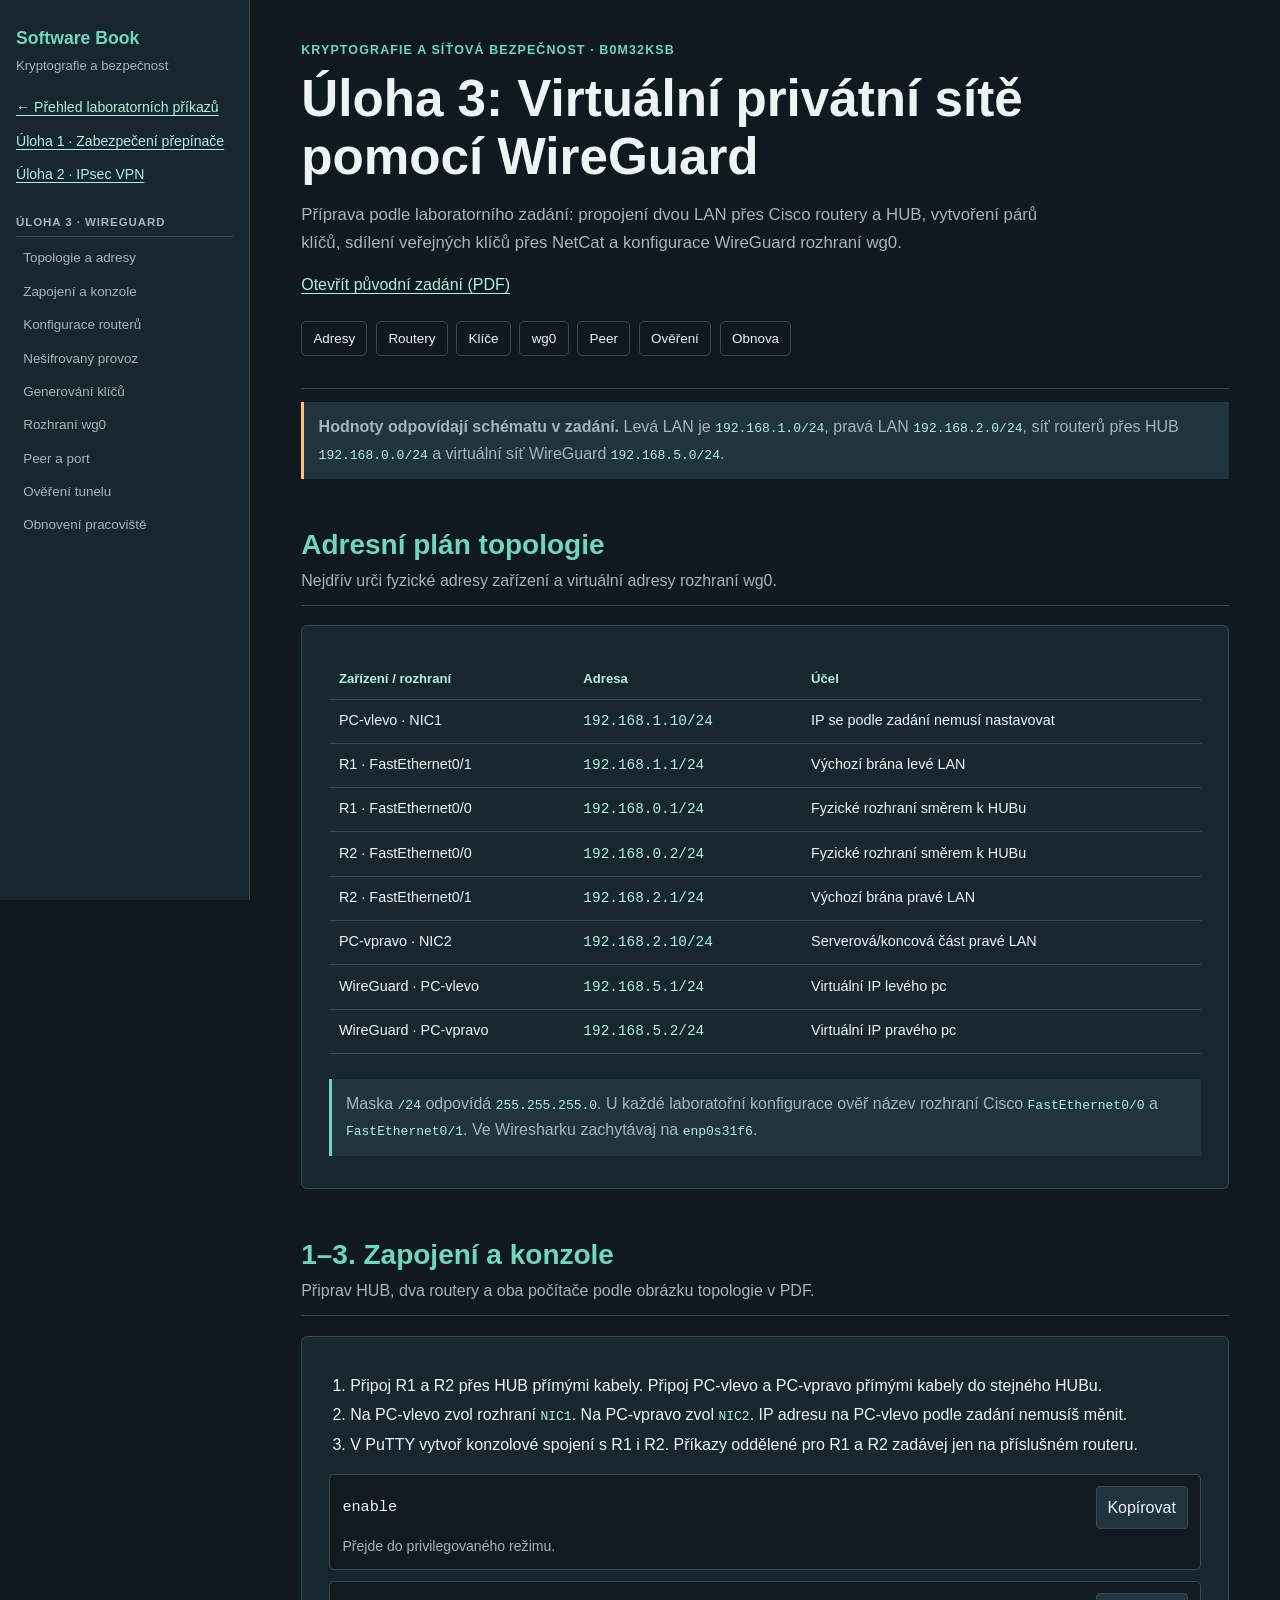
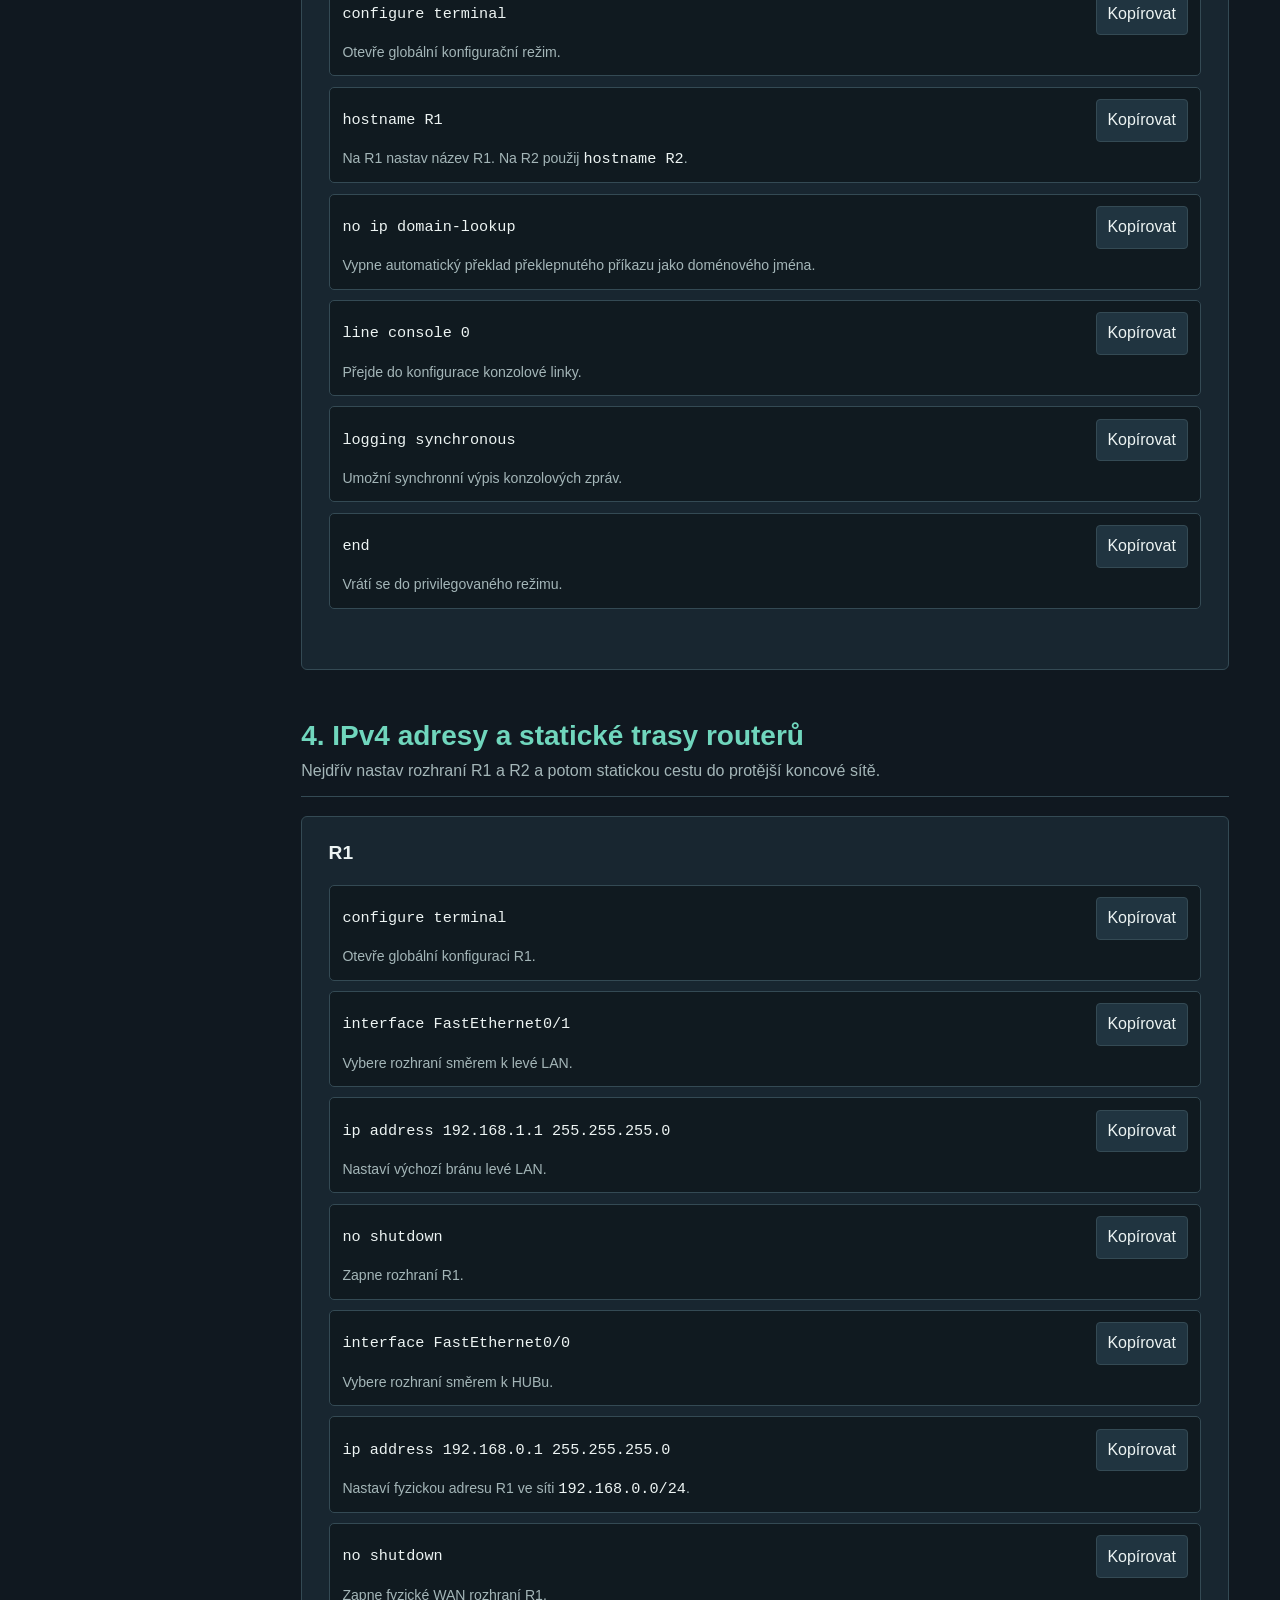
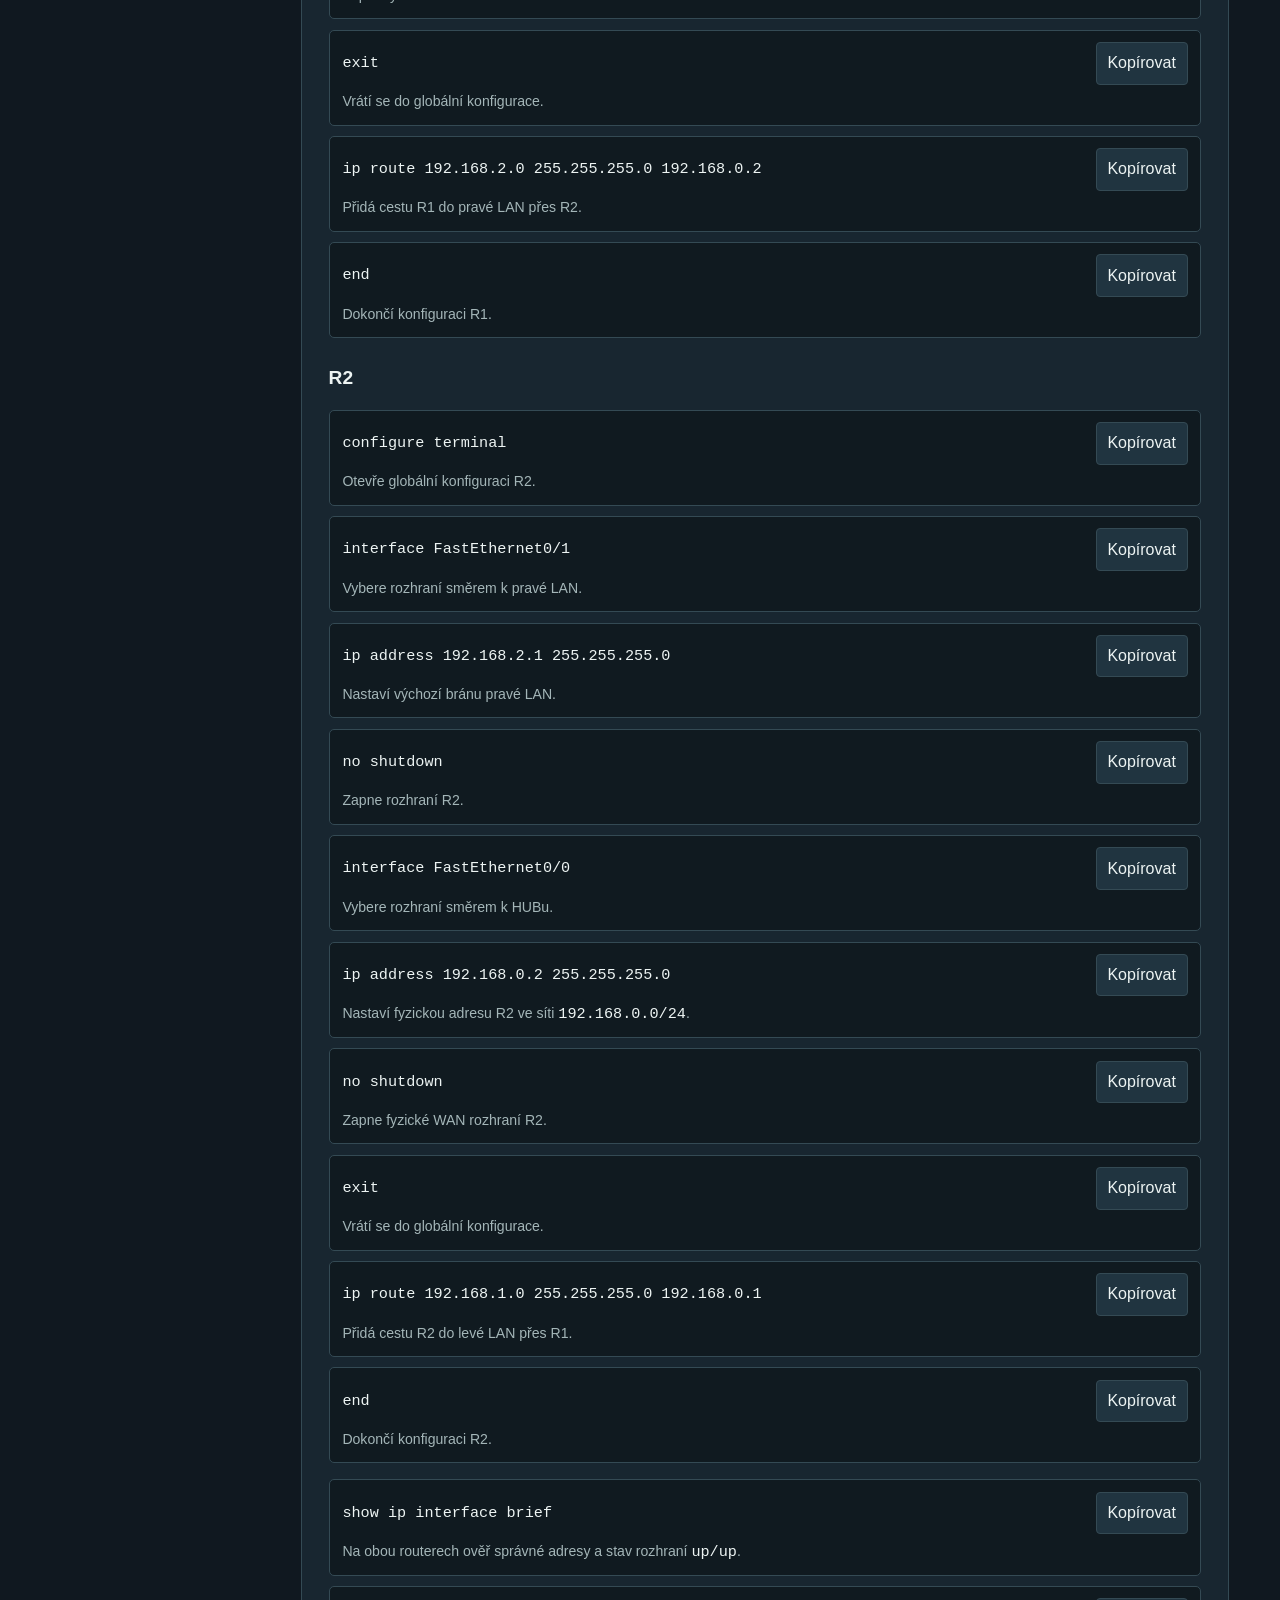
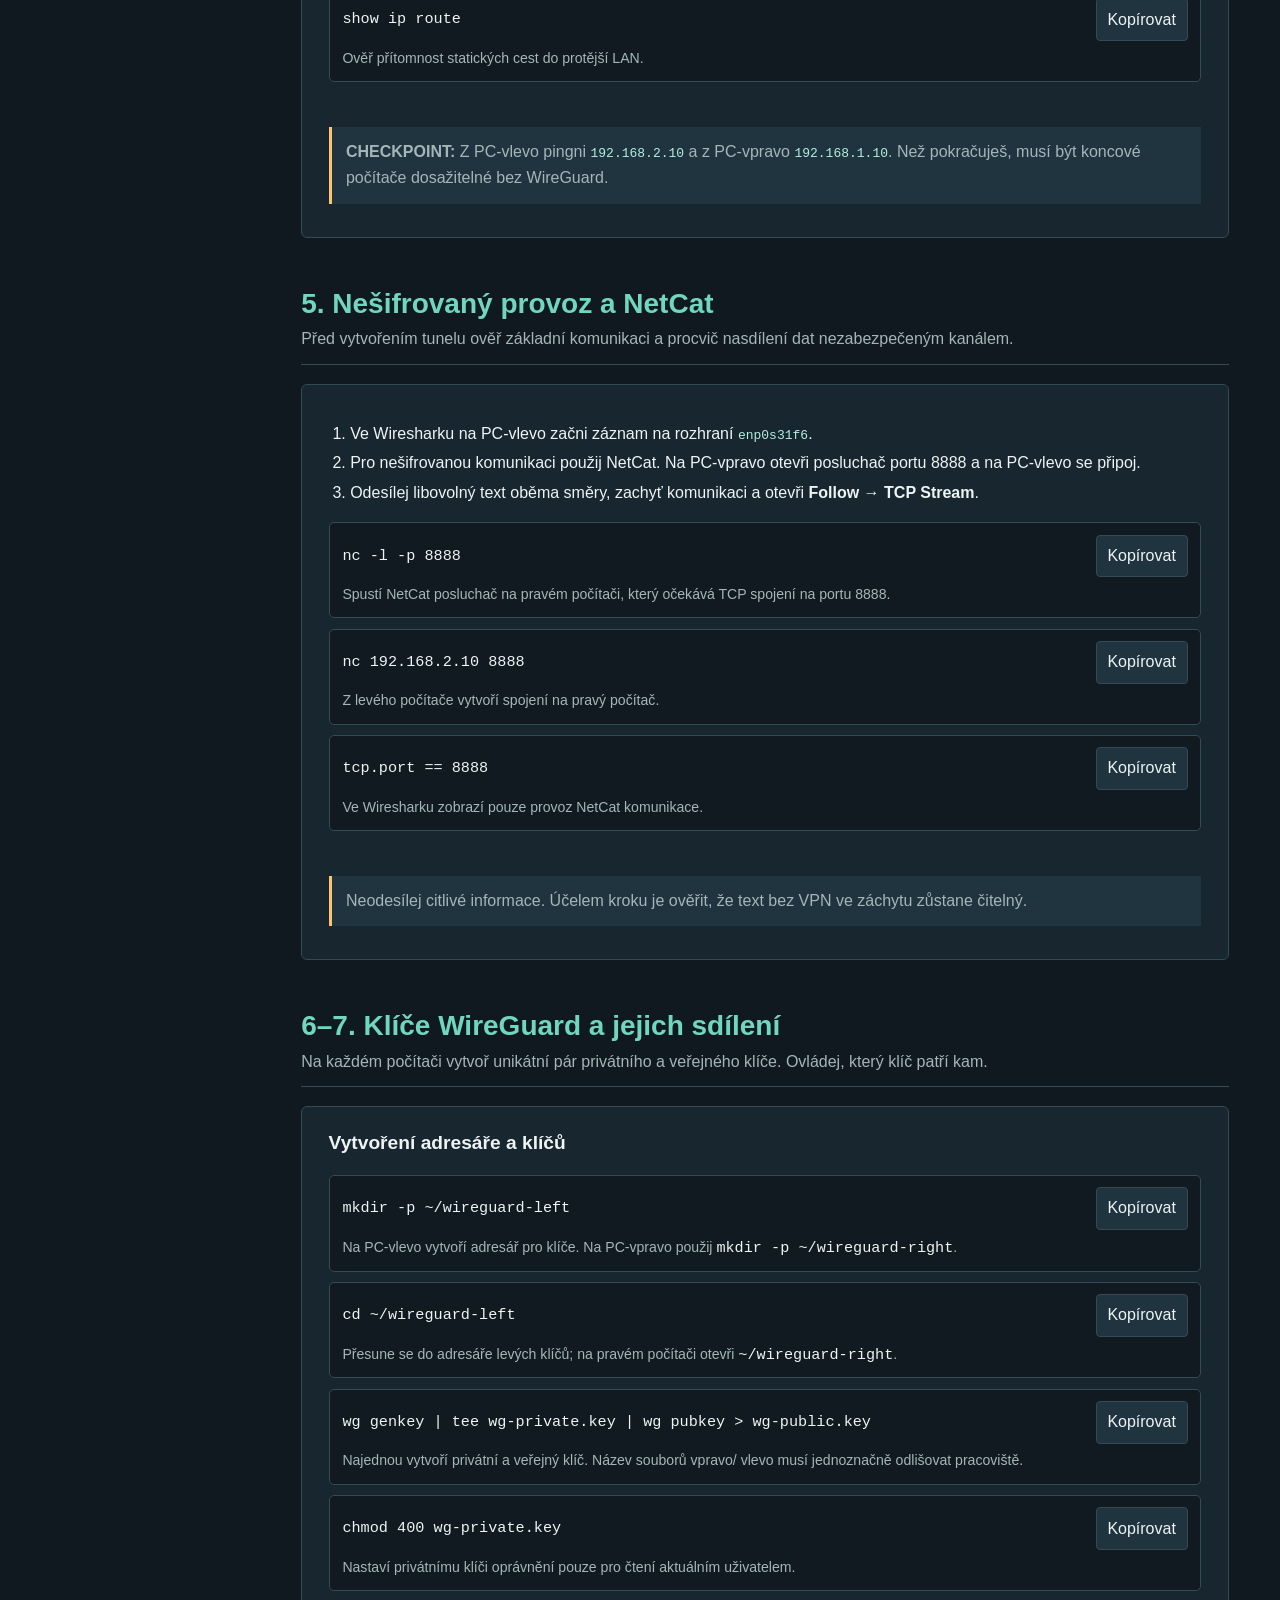
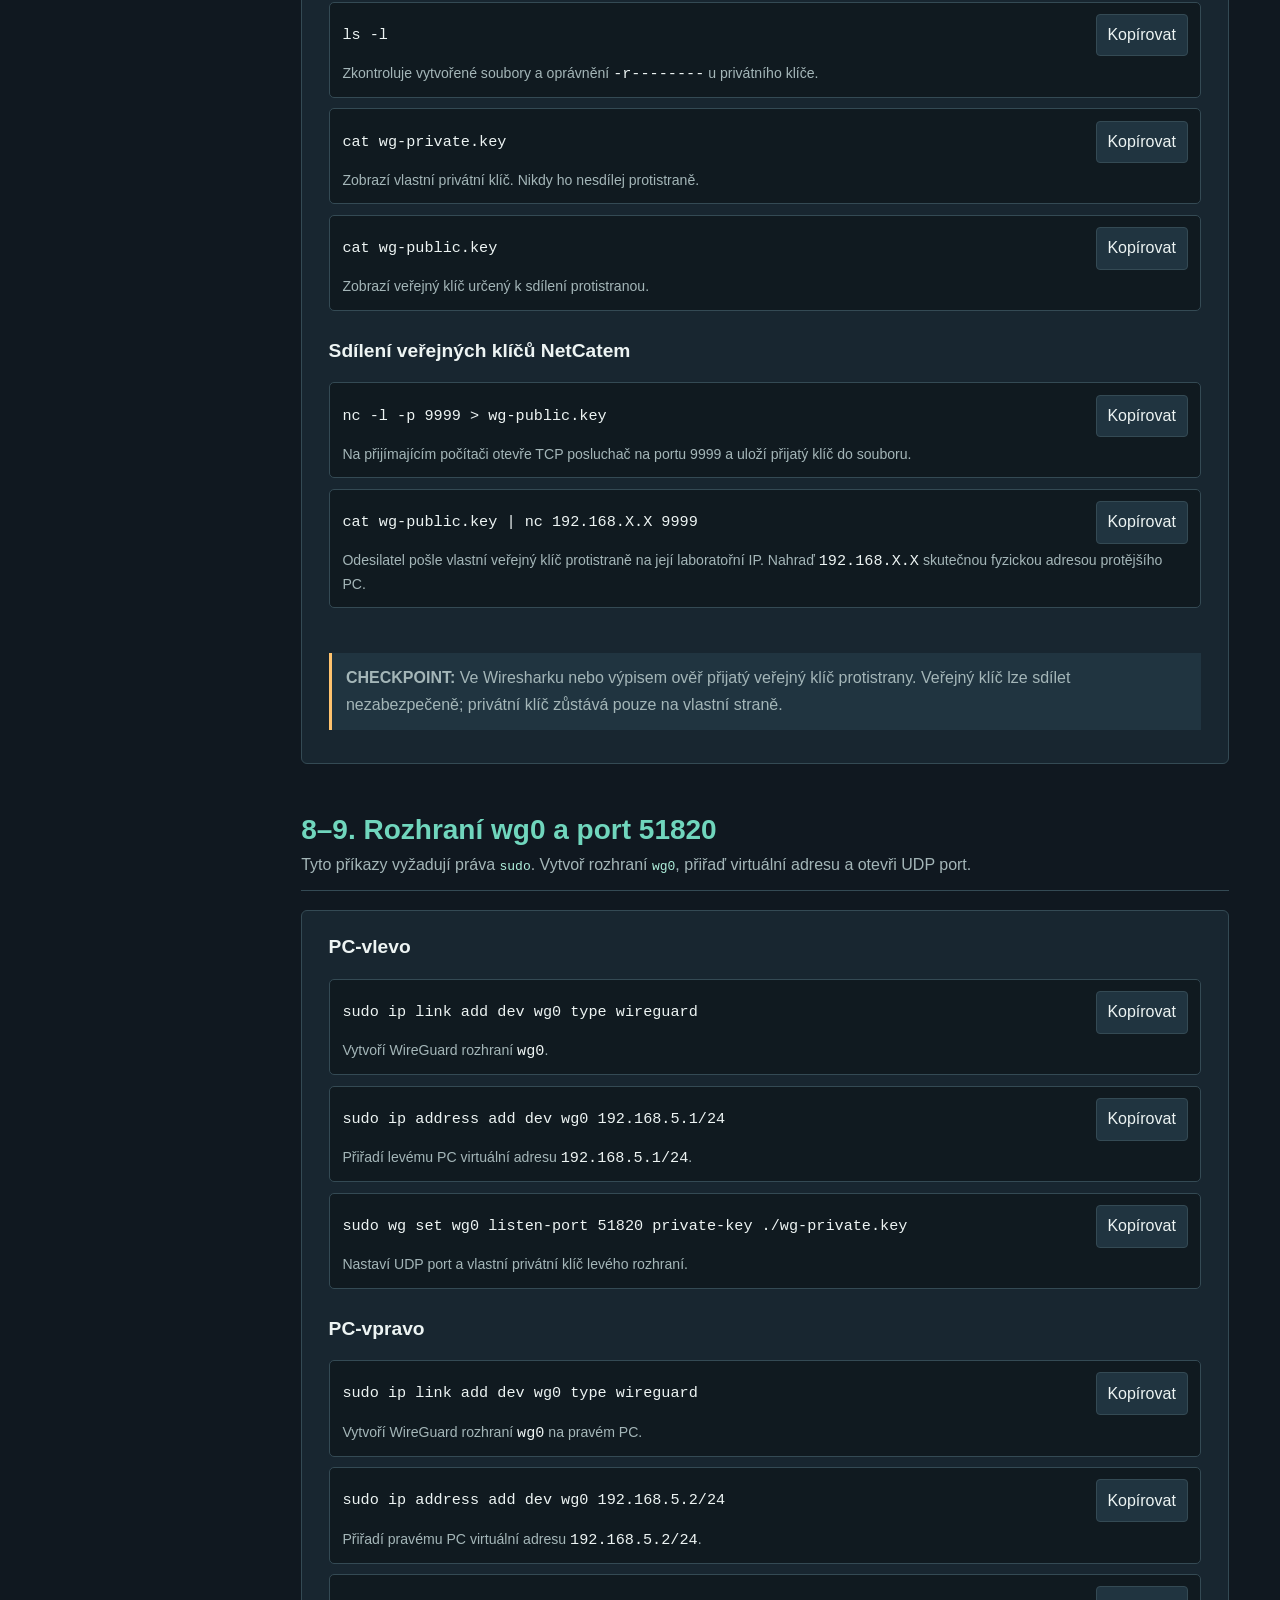
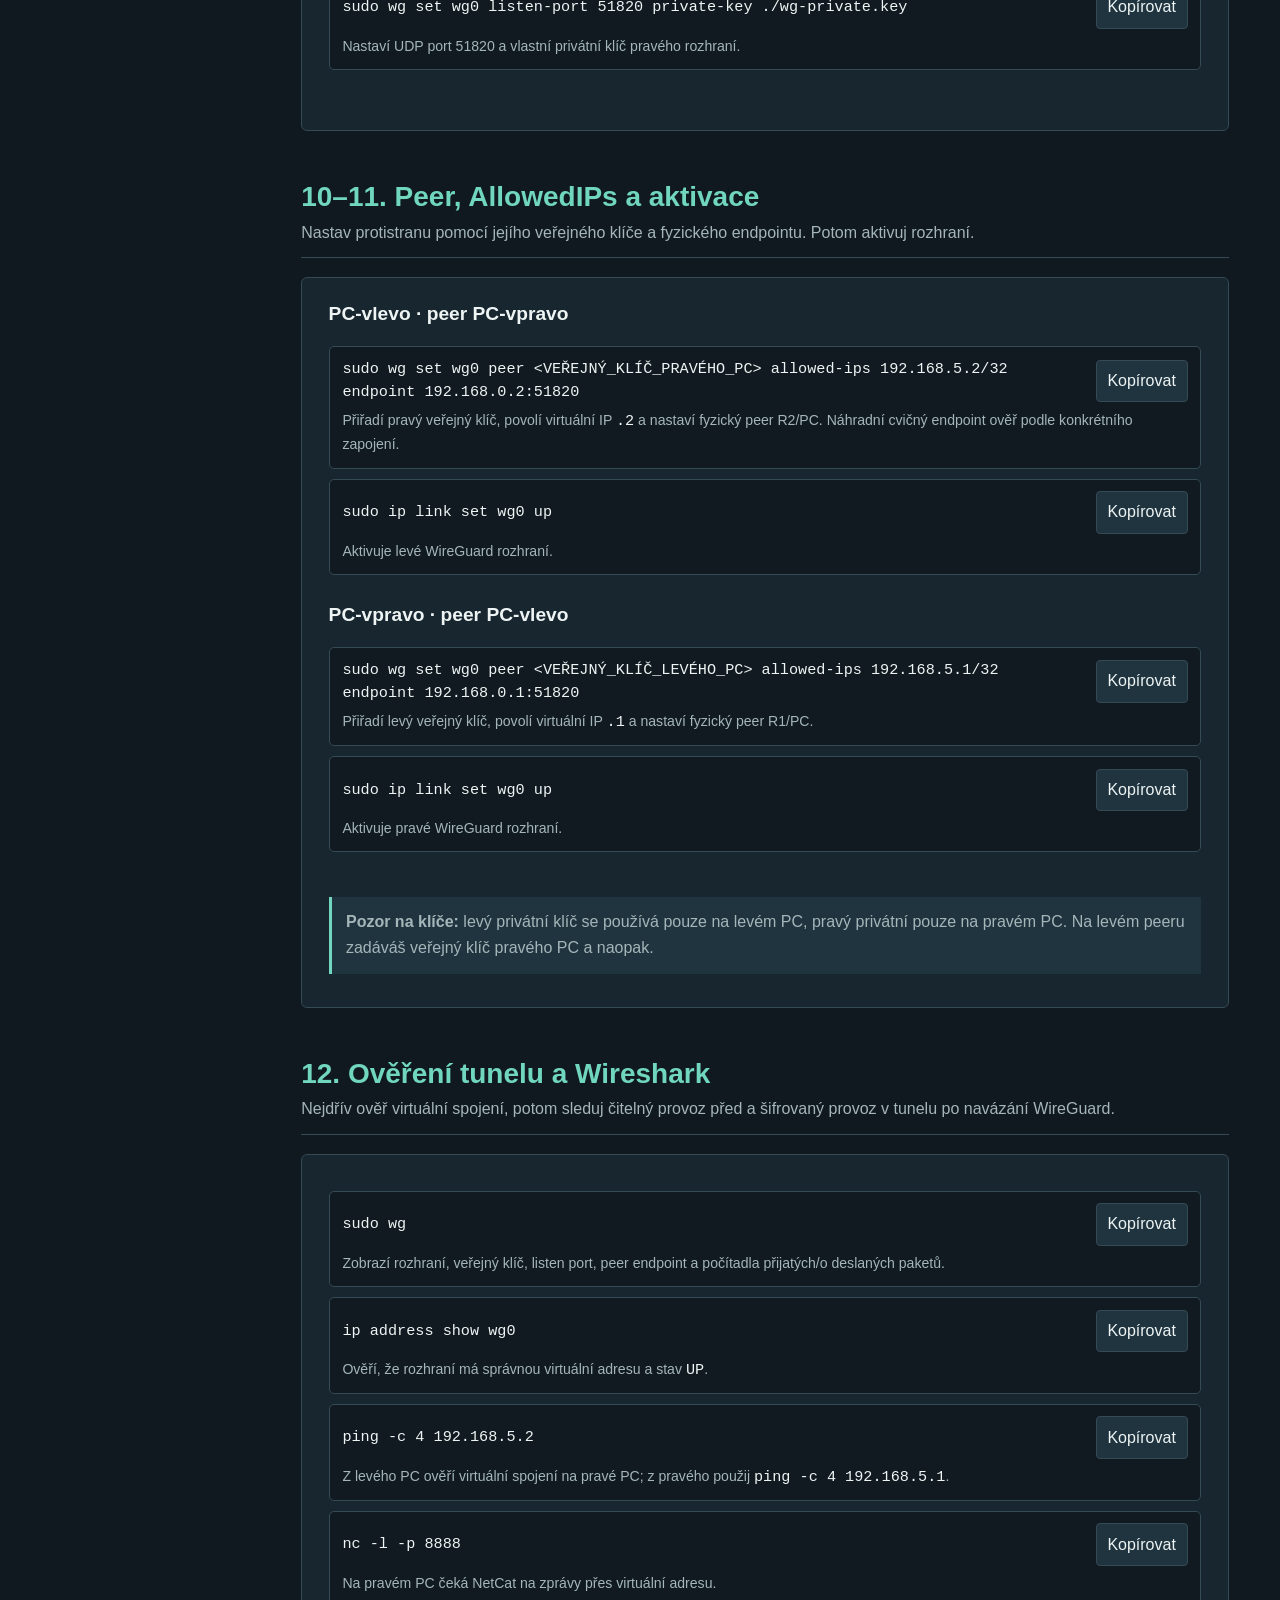
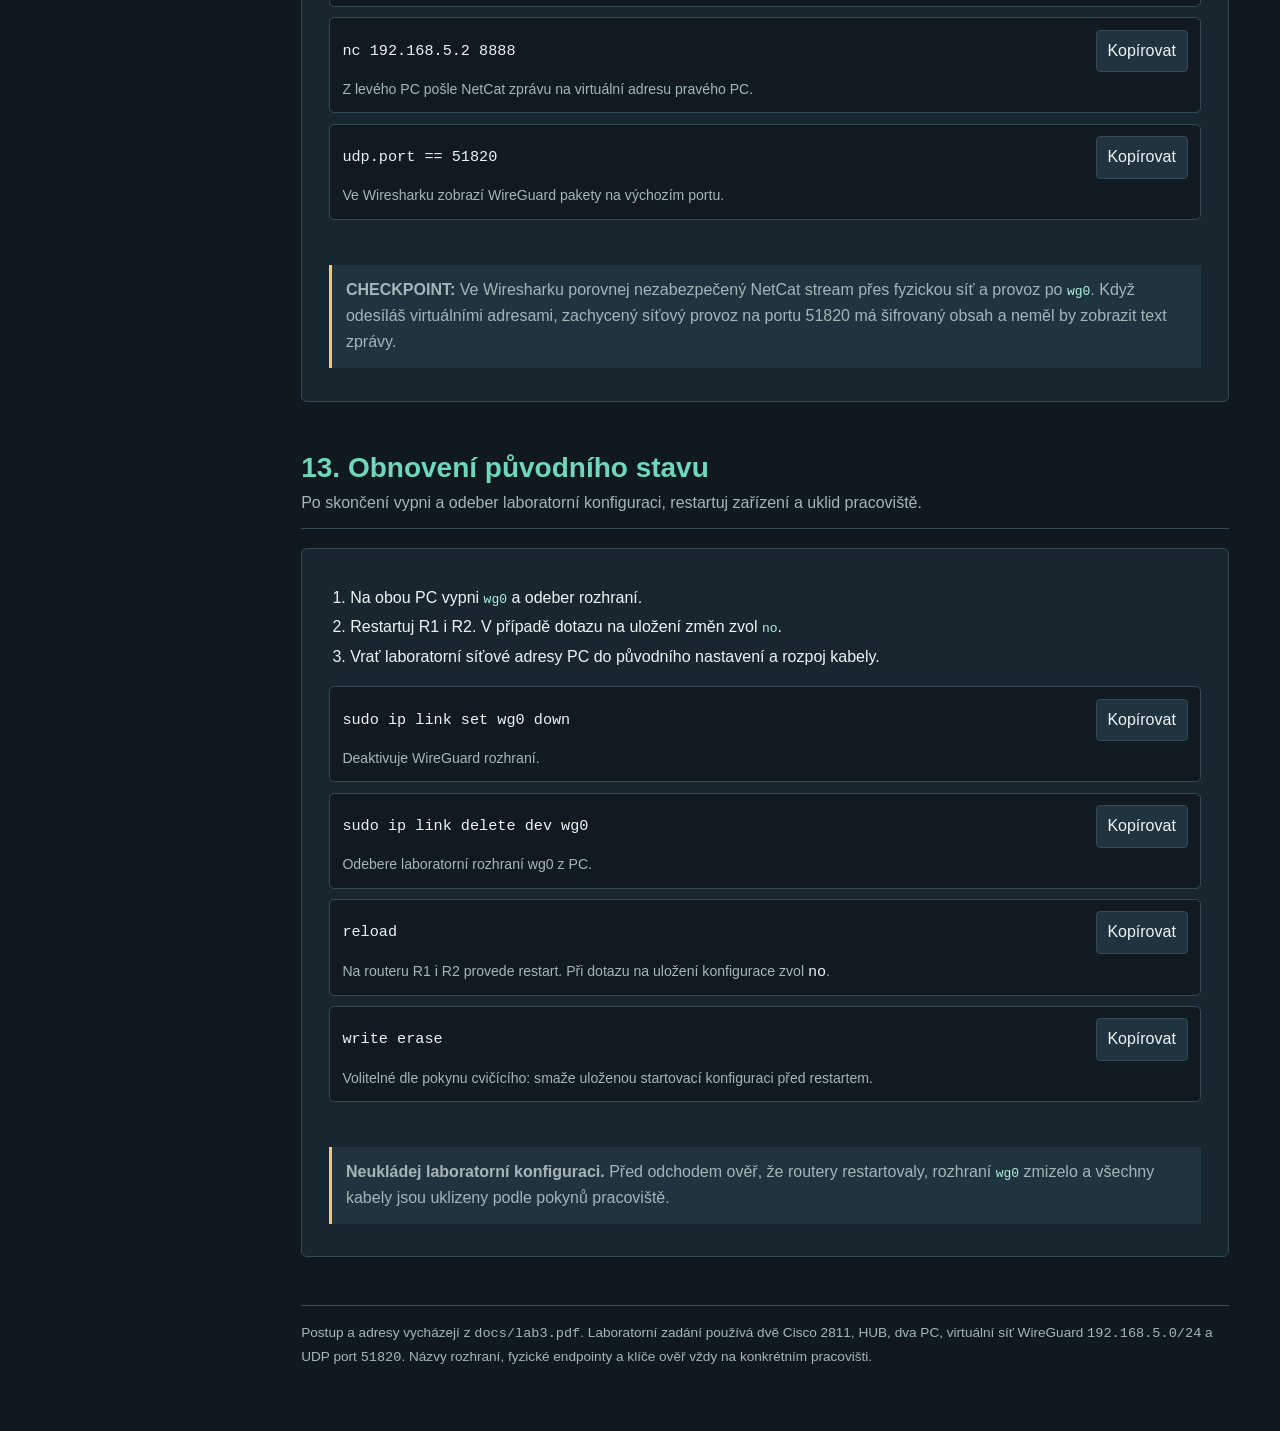
<file: lab3.html>
<!DOCTYPE html>
<html lang="cs">
<head>
    <meta charset="UTF-8">
    <meta name="viewport" content="width=device-width, initial-scale=1.0">
    <meta name="description" content="Příprava k laboratorní úloze 3: konfigurace a ověření vzdáleného přístupu pomocí WireGuard VPN.">
    <title>Úloha 3 · WireGuard | Software Book</title>
    <link rel="stylesheet" href="styles.css">
</head>
<body>
    <aside class="sidebar" aria-label="Navigace úlohy">
        <a class="brand" href="index.html">Software Book</a>
        <p class="brand-note">Kryptografie a bezpečnost</p>
        <a class="back-link" href="lab.html">← Přehled laboratorních příkazů</a>
        <a class="back-link" href="lab1.html">Úloha 1 · Zabezpečení přepínače</a>
        <a class="back-link" href="lab2.html">Úloha 2 · IPsec VPN</a>
        <nav>
            <p class="nav-title">Úloha 3 · WireGuard</p>
            <ul>
                <li><a href="#topologie">Topologie a adresy</a></li>
                <li><a href="#priprava">Zapojení a konzole</a></li>
                <li><a href="#routery">Konfigurace routerů</a></li>
                <li><a href="#komunikace">Nešifrovaný provoz</a></li>
                <li><a href="#klice">Generování klíčů</a></li>
                <li><a href="#rozhrani">Rozhraní wg0</a></li>
                <li><a href="#peers">Peer a port</a></li>
                <li><a href="#overeni">Ověření tunelu</a></li>
                <li><a href="#obnova">Obnovení pracoviště</a></li>
            </ul>
        </nav>
    </aside>

    <main>
        <header class="page-header">
            <p class="eyebrow">Kryptografie a síťová bezpečnost · B0M32KSB</p>
            <h1>Úloha 3: Virtuální privátní sítě pomocí WireGuard</h1>
            <p class="intro">Příprava podle laboratorního zadání: propojení dvou LAN přes Cisco routery a HUB, vytvoření párů klíčů, sdílení veřejných klíčů přes NetCat a konfigurace WireGuard rozhraní wg0.</p>
            <p><a href="docs/lab3.pdf" target="_blank" rel="noopener">Otevřít původní zadání (PDF)</a></p>
            <nav class="quick-links" aria-label="Rychlé odkazy">
                <a href="#topologie">Adresy</a>
                <a href="#routery">Routery</a>
                <a href="#klice">Klíče</a>
                <a href="#rozhrani">wg0</a>
                <a href="#peers">Peer</a>
                <a href="#overeni">Ověření</a>
                <a href="#obnova">Obnova</a>
            </nav>
        </header>

        <div class="callout warning"><strong>Hodnoty odpovídají schématu v zadání.</strong> Levá LAN je <code>192.168.1.0/24</code>, pravá LAN <code>192.168.2.0/24</code>, síť routerů přes HUB <code>192.168.0.0/24</code> a virtuální síť WireGuard <code>192.168.5.0/24</code>.</div>

        <header class="section-heading" id="topologie">
            <h2>Adresní plán topologie</h2>
            <p>Nejdřív urči fyzické adresy zařízení a virtuální adresy rozhraní wg0.</p>
        </header>
        <article class="topic">
            <div class="table-wrap"><table>
                <thead><tr><th>Zařízení / rozhraní</th><th>Adresa</th><th>Účel</th></tr></thead>
                <tbody>
                    <tr><td>PC-vlevo · NIC1</td><td><code>192.168.1.10/24</code></td><td>IP se podle zadání nemusí nastavovat</td></tr>
                    <tr><td>R1 · FastEthernet0/1</td><td><code>192.168.1.1/24</code></td><td>Výchozí brána levé LAN</td></tr>
                    <tr><td>R1 · FastEthernet0/0</td><td><code>192.168.0.1/24</code></td><td>Fyzické rozhraní směrem k HUBu</td></tr>
                    <tr><td>R2 · FastEthernet0/0</td><td><code>192.168.0.2/24</code></td><td>Fyzické rozhraní směrem k HUBu</td></tr>
                    <tr><td>R2 · FastEthernet0/1</td><td><code>192.168.2.1/24</code></td><td>Výchozí brána pravé LAN</td></tr>
                    <tr><td>PC-vpravo · NIC2</td><td><code>192.168.2.10/24</code></td><td>Serverová/koncová část pravé LAN</td></tr>
                    <tr><td>WireGuard · PC-vlevo</td><td><code>192.168.5.1/24</code></td><td>Virtuální IP levého pc</td></tr>
                    <tr><td>WireGuard · PC-vpravo</td><td><code>192.168.5.2/24</code></td><td>Virtuální IP pravého pc</td></tr>
                </tbody>
            </table></div>
            <div class="callout">Maska <code>/24</code> odpovídá <code>255.255.255.0</code>. U každé laboratořní konfigurace ověř název rozhraní Cisco <code>FastEthernet0/0</code> a <code>FastEthernet0/1</code>. Ve Wiresharku zachytávaj na <code>enp0s31f6</code>.</div>
        </article>

        <header class="section-heading" id="priprava">
            <h2>1–3. Zapojení a konzole</h2>
            <p>Připrav HUB, dva routery a oba počítače podle obrázku topologie v PDF.</p>
        </header>
        <article class="topic">
            <ol>
                <li>Připoj R1 a R2 přes HUB přímými kabely. Připoj PC-vlevo a PC-vpravo přímými kabely do stejného HUBu.</li>
                <li>Na PC-vlevo zvol rozhraní <code>NIC1</code>. Na PC-vpravo zvol <code>NIC2</code>. IP adresu na PC-vlevo podle zadání nemusíš měnit.</li>
                <li>V PuTTY vytvoř konzolové spojení s R1 i R2. Příkazy oddělené pro R1 a R2 zadávej jen na příslušném routeru.</li>
            </ol>
            <div class="command-list">
                <div class="command-row"><code>enable</code><button class="copy-button" type="button">Kopírovat</button><p>Přejde do privilegovaného režimu.</p></div>
                <div class="command-row"><code>configure terminal</code><button class="copy-button" type="button">Kopírovat</button><p>Otevře globální konfigurační režim.</p></div>
                <div class="command-row"><code>hostname R1</code><button class="copy-button" type="button">Kopírovat</button><p>Na R1 nastav název R1. Na R2 použij <code>hostname R2</code>.</p></div>
                <div class="command-row"><code>no ip domain-lookup</code><button class="copy-button" type="button">Kopírovat</button><p>Vypne automatický překlad překlepnutého příkazu jako doménového jména.</p></div>
                <div class="command-row"><code>line console 0</code><button class="copy-button" type="button">Kopírovat</button><p>Přejde do konfigurace konzolové linky.</p></div>
                <div class="command-row"><code>logging synchronous</code><button class="copy-button" type="button">Kopírovat</button><p>Umožní synchronní výpis konzolových zpráv.</p></div>
                <div class="command-row"><code>end</code><button class="copy-button" type="button">Kopírovat</button><p>Vrátí se do privilegovaného režimu.</p></div>
            </div>
            <p class="copy-status" aria-live="polite"></p>
        </article>

        <header class="section-heading" id="routery">
            <h2>4. IPv4 adresy a statické trasy routerů</h2>
            <p>Nejdřív nastav rozhraní R1 a R2 a potom statickou cestu do protější koncové sítě.</p>
        </header>
        <article class="topic">
            <h3>R1</h3>
            <div class="command-list">
                <div class="command-row"><code>configure terminal</code><button class="copy-button" type="button">Kopírovat</button><p>Otevře globální konfiguraci R1.</p></div>
                <div class="command-row"><code>interface FastEthernet0/1</code><button class="copy-button" type="button">Kopírovat</button><p>Vybere rozhraní směrem k levé LAN.</p></div>
                <div class="command-row"><code>ip address 192.168.1.1 255.255.255.0</code><button class="copy-button" type="button">Kopírovat</button><p>Nastaví výchozí bránu levé LAN.</p></div>
                <div class="command-row"><code>no shutdown</code><button class="copy-button" type="button">Kopírovat</button><p>Zapne rozhraní R1.</p></div>
                <div class="command-row"><code>interface FastEthernet0/0</code><button class="copy-button" type="button">Kopírovat</button><p>Vybere rozhraní směrem k HUBu.</p></div>
                <div class="command-row"><code>ip address 192.168.0.1 255.255.255.0</code><button class="copy-button" type="button">Kopírovat</button><p>Nastaví fyzickou adresu R1 ve síti <code>192.168.0.0/24</code>.</p></div>
                <div class="command-row"><code>no shutdown</code><button class="copy-button" type="button">Kopírovat</button><p>Zapne fyzické WAN rozhraní R1.</p></div>
                <div class="command-row"><code>exit</code><button class="copy-button" type="button">Kopírovat</button><p>Vrátí se do globální konfigurace.</p></div>
                <div class="command-row"><code>ip route 192.168.2.0 255.255.255.0 192.168.0.2</code><button class="copy-button" type="button">Kopírovat</button><p>Přidá cestu R1 do pravé LAN přes R2.</p></div>
                <div class="command-row"><code>end</code><button class="copy-button" type="button">Kopírovat</button><p>Dokončí konfiguraci R1.</p></div>
            </div>

            <h3 style="margin-top: 1.5rem">R2</h3>
            <div class="command-list">
                <div class="command-row"><code>configure terminal</code><button class="copy-button" type="button">Kopírovat</button><p>Otevře globální konfiguraci R2.</p></div>
                <div class="command-row"><code>interface FastEthernet0/1</code><button class="copy-button" type="button">Kopírovat</button><p>Vybere rozhraní směrem k pravé LAN.</p></div>
                <div class="command-row"><code>ip address 192.168.2.1 255.255.255.0</code><button class="copy-button" type="button">Kopírovat</button><p>Nastaví výchozí bránu pravé LAN.</p></div>
                <div class="command-row"><code>no shutdown</code><button class="copy-button" type="button">Kopírovat</button><p>Zapne rozhraní R2.</p></div>
                <div class="command-row"><code>interface FastEthernet0/0</code><button class="copy-button" type="button">Kopírovat</button><p>Vybere rozhraní směrem k HUBu.</p></div>
                <div class="command-row"><code>ip address 192.168.0.2 255.255.255.0</code><button class="copy-button" type="button">Kopírovat</button><p>Nastaví fyzickou adresu R2 ve síti <code>192.168.0.0/24</code>.</p></div>
                <div class="command-row"><code>no shutdown</code><button class="copy-button" type="button">Kopírovat</button><p>Zapne fyzické WAN rozhraní R2.</p></div>
                <div class="command-row"><code>exit</code><button class="copy-button" type="button">Kopírovat</button><p>Vrátí se do globální konfigurace.</p></div>
                <div class="command-row"><code>ip route 192.168.1.0 255.255.255.0 192.168.0.1</code><button class="copy-button" type="button">Kopírovat</button><p>Přidá cestu R2 do levé LAN přes R1.</p></div>
                <div class="command-row"><code>end</code><button class="copy-button" type="button">Kopírovat</button><p>Dokončí konfiguraci R2.</p></div>
            </div>
            <div class="command-list">
                <div class="command-row"><code>show ip interface brief</code><button class="copy-button" type="button">Kopírovat</button><p>Na obou routerech ověř správné adresy a stav rozhraní <code>up/up</code>.</p></div>
                <div class="command-row"><code>show ip route</code><button class="copy-button" type="button">Kopírovat</button><p>Ověř přítomnost statických cest do protější LAN.</p></div>
            </div>
            <p class="copy-status" aria-live="polite"></p>
            <div class="callout warning"><strong>CHECKPOINT:</strong> Z PC-vlevo pingni <code>192.168.2.10</code> a z PC-vpravo <code>192.168.1.10</code>. Než pokračuješ, musí být koncové počítače dosažitelné bez WireGuard.</div>
        </article>

        <header class="section-heading" id="komunikace">
            <h2>5. Nešifrovaný provoz a NetCat</h2>
            <p>Před vytvořením tunelu ověř základní komunikaci a procvič nasdílení dat nezabezpečeným kanálem.</p>
        </header>
        <article class="topic">
            <ol>
                <li>Ve Wiresharku na PC-vlevo začni záznam na rozhraní <code>enp0s31f6</code>.</li>
                <li>Pro nešifrovanou komunikaci použij NetCat. Na PC-vpravo otevři posluchač portu 8888 a na PC-vlevo se připoj.</li>
                <li>Odesílej libovolný text oběma směry, zachyť komunikaci a otevři <strong>Follow → TCP Stream</strong>.</li>
            </ol>
            <div class="command-list">
                <div class="command-row"><code>nc -l -p 8888</code><button class="copy-button" type="button">Kopírovat</button><p>Spustí NetCat posluchač na pravém počítači, který očekává TCP spojení na portu 8888.</p></div>
                <div class="command-row"><code>nc 192.168.2.10 8888</code><button class="copy-button" type="button">Kopírovat</button><p>Z levého počítače vytvoří spojení na pravý počítač.</p></div>
                <div class="command-row"><code>tcp.port == 8888</code><button class="copy-button" type="button">Kopírovat</button><p>Ve Wiresharku zobrazí pouze provoz NetCat komunikace.</p></div>
            </div>
            <p class="copy-status" aria-live="polite"></p>
            <div class="callout warning">Neodesílej citlivé informace. Účelem kroku je ověřit, že text bez VPN ve záchytu zůstane čitelný.</div>
        </article>

        <header class="section-heading" id="klice">
            <h2>6–7. Klíče WireGuard a jejich sdílení</h2>
            <p>Na každém počítači vytvoř unikátní pár privátního a veřejného klíče. Ovládej, který klíč patří kam.</p>
        </header>
        <article class="topic">
            <h3>Vytvoření adresáře a klíčů</h3>
            <div class="command-list">
                <div class="command-row"><code>mkdir -p ~/wireguard-left</code><button class="copy-button" type="button">Kopírovat</button><p>Na PC-vlevo vytvoří adresář pro klíče. Na PC-vpravo použij <code>mkdir -p ~/wireguard-right</code>.</p></div>
                <div class="command-row"><code>cd ~/wireguard-left</code><button class="copy-button" type="button">Kopírovat</button><p>Přesune se do adresáře levých klíčů; na pravém počítači otevři <code>~/wireguard-right</code>.</p></div>
                <div class="command-row"><code>wg genkey | tee wg-private.key | wg pubkey &gt; wg-public.key</code><button class="copy-button" type="button">Kopírovat</button><p>Najednou vytvoří privátní a veřejný klíč. Název souborů vpravo/ vlevo musí jednoznačně odlišovat pracoviště.</p></div>
                <div class="command-row"><code>chmod 400 wg-private.key</code><button class="copy-button" type="button">Kopírovat</button><p>Nastaví privátnímu klíči oprávnění pouze pro čtení aktuálním uživatelem.</p></div>
                <div class="command-row"><code>ls -l</code><button class="copy-button" type="button">Kopírovat</button><p>Zkontroluje vytvořené soubory a oprávnění <code>-r--------</code> u privátního klíče.</p></div>
                <div class="command-row"><code>cat wg-private.key</code><button class="copy-button" type="button">Kopírovat</button><p>Zobrazí vlastní privátní klíč. Nikdy ho nesdílej protistraně.</p></div>
                <div class="command-row"><code>cat wg-public.key</code><button class="copy-button" type="button">Kopírovat</button><p>Zobrazí veřejný klíč určený k sdílení protistranou.</p></div>
            </div>
            <h3 style="margin-top: 1.5rem">Sdílení veřejných klíčů NetCatem</h3>
            <div class="command-list">
                <div class="command-row"><code>nc -l -p 9999 &gt; wg-public.key</code><button class="copy-button" type="button">Kopírovat</button><p>Na přijímajícím počítači otevře TCP posluchač na portu 9999 a uloží přijatý klíč do souboru.</p></div>
                <div class="command-row"><code>cat wg-public.key | nc 192.168.X.X 9999</code><button class="copy-button" type="button">Kopírovat</button><p>Odesilatel pošle vlastní veřejný klíč protistraně na její laboratořní IP. Nahraď <code>192.168.X.X</code> skutečnou fyzickou adresou protějšího PC.</p></div>
            </div>
            <p class="copy-status" aria-live="polite"></p>
            <div class="callout warning"><strong>CHECKPOINT:</strong> Ve Wiresharku nebo výpisem ověř přijatý veřejný klíč protistrany. Veřejný klíč lze sdílet nezabezpečeně; privátní klíč zůstává pouze na vlastní straně.</div>
        </article>

        <header class="section-heading" id="rozhrani">
            <h2>8–9. Rozhraní wg0 a port 51820</h2>
            <p>Tyto příkazy vyžadují práva <code>sudo</code>. Vytvoř rozhraní <code>wg0</code>, přiřaď virtuální adresu a otevři UDP port.</p>
        </header>
        <article class="topic">
            <h3>PC-vlevo</h3>
            <div class="command-list">
                <div class="command-row"><code>sudo ip link add dev wg0 type wireguard</code><button class="copy-button" type="button">Kopírovat</button><p>Vytvoří WireGuard rozhraní <code>wg0</code>.</p></div>
                <div class="command-row"><code>sudo ip address add dev wg0 192.168.5.1/24</code><button class="copy-button" type="button">Kopírovat</button><p>Přiřadí levému PC virtuální adresu <code>192.168.5.1/24</code>.</p></div>
                <div class="command-row"><code>sudo wg set wg0 listen-port 51820 private-key ./wg-private.key</code><button class="copy-button" type="button">Kopírovat</button><p>Nastaví UDP port a vlastní privátní klíč levého rozhraní.</p></div>
            </div>
            <h3 style="margin-top: 1.5rem">PC-vpravo</h3>
            <div class="command-list">
                <div class="command-row"><code>sudo ip link add dev wg0 type wireguard</code><button class="copy-button" type="button">Kopírovat</button><p>Vytvoří WireGuard rozhraní <code>wg0</code> na pravém PC.</p></div>
                <div class="command-row"><code>sudo ip address add dev wg0 192.168.5.2/24</code><button class="copy-button" type="button">Kopírovat</button><p>Přiřadí pravému PC virtuální adresu <code>192.168.5.2/24</code>.</p></div>
                <div class="command-row"><code>sudo wg set wg0 listen-port 51820 private-key ./wg-private.key</code><button class="copy-button" type="button">Kopírovat</button><p>Nastaví UDP port 51820 a vlastní privátní klíč pravého rozhraní.</p></div>
            </div>
            <p class="copy-status" aria-live="polite"></p>
        </article>

        <header class="section-heading" id="peers">
            <h2>10–11. Peer, AllowedIPs a aktivace</h2>
            <p>Nastav protistranu pomocí jejího veřejného klíče a fyzického endpointu. Potom aktivuj rozhraní.</p>
        </header>
        <article class="topic">
            <h3>PC-vlevo · peer PC-vpravo</h3>
            <div class="command-list">
                <div class="command-row"><code>sudo wg set wg0 peer &lt;VEŘEJNÝ_KLÍČ_PRAVÉHO_PC&gt; allowed-ips 192.168.5.2/32 endpoint 192.168.0.2:51820</code><button class="copy-button" type="button">Kopírovat</button><p>Přiřadí pravý veřejný klíč, povolí virtuální IP <code>.2</code> a nastaví fyzický peer R2/PC. Náhradní cvičný endpoint ověř podle konkrétního zapojení.</p></div>
                <div class="command-row"><code>sudo ip link set wg0 up</code><button class="copy-button" type="button">Kopírovat</button><p>Aktivuje levé WireGuard rozhraní.</p></div>
            </div>
            <h3 style="margin-top: 1.5rem">PC-vpravo · peer PC-vlevo</h3>
            <div class="command-list">
                <div class="command-row"><code>sudo wg set wg0 peer &lt;VEŘEJNÝ_KLÍČ_LEVÉHO_PC&gt; allowed-ips 192.168.5.1/32 endpoint 192.168.0.1:51820</code><button class="copy-button" type="button">Kopírovat</button><p>Přiřadí levý veřejný klíč, povolí virtuální IP <code>.1</code> a nastaví fyzický peer R1/PC.</p></div>
                <div class="command-row"><code>sudo ip link set wg0 up</code><button class="copy-button" type="button">Kopírovat</button><p>Aktivuje pravé WireGuard rozhraní.</p></div>
            </div>
            <p class="copy-status" aria-live="polite"></p>
            <div class="callout"><strong>Pozor na klíče:</strong> levý privátní klíč se používá pouze na levém PC, pravý privátní pouze na pravém PC. Na levém peeru zadáváš veřejný klíč pravého PC a naopak.</div>
        </article>

        <header class="section-heading" id="overeni">
            <h2>12. Ověření tunelu a Wireshark</h2>
            <p>Nejdřív ověř virtuální spojení, potom sleduj čitelný provoz před a šifrovaný provoz v tunelu po navázání WireGuard.</p>
        </header>
        <article class="topic">
            <div class="command-list">
                <div class="command-row"><code>sudo wg</code><button class="copy-button" type="button">Kopírovat</button><p>Zobrazí rozhraní, veřejný klíč, listen port, peer endpoint a počítadla přijatých/o deslaných paketů.</p></div>
                <div class="command-row"><code>ip address show wg0</code><button class="copy-button" type="button">Kopírovat</button><p>Ověří, že rozhraní má správnou virtuální adresu a stav <code>UP</code>.</p></div>
                <div class="command-row"><code>ping -c 4 192.168.5.2</code><button class="copy-button" type="button">Kopírovat</button><p>Z levého PC ověří virtuální spojení na pravé PC; z pravého použij <code>ping -c 4 192.168.5.1</code>.</p></div>
                <div class="command-row"><code>nc -l -p 8888</code><button class="copy-button" type="button">Kopírovat</button><p>Na pravém PC čeká NetCat na zprávy přes virtuální adresu.</p></div>
                <div class="command-row"><code>nc 192.168.5.2 8888</code><button class="copy-button" type="button">Kopírovat</button><p>Z levého PC pošle NetCat zprávu na virtuální adresu pravého PC.</p></div>
                <div class="command-row"><code>udp.port == 51820</code><button class="copy-button" type="button">Kopírovat</button><p>Ve Wiresharku zobrazí WireGuard pakety na výchozím portu.</p></div>
            </div>
            <p class="copy-status" aria-live="polite"></p>
            <div class="callout warning"><strong>CHECKPOINT:</strong> Ve Wiresharku porovnej nezabezpečený NetCat stream přes fyzickou síť a provoz po <code>wg0</code>. Když odesíláš virtuálními adresami, zachycený síťový provoz na portu 51820 má šifrovaný obsah a neměl by zobrazit text zprávy.</div>
        </article>

        <header class="section-heading" id="obnova">
            <h2>13. Obnovení původního stavu</h2>
            <p>Po skončení vypni a odeber laboratorní konfiguraci, restartuj zařízení a uklid pracoviště.</p>
        </header>
        <article class="topic">
            <ol>
                <li>Na obou PC vypni <code>wg0</code> a odeber rozhraní.</li>
                <li>Restartuj R1 i R2. V případě dotazu na uložení změn zvol <code>no</code>.</li>
                <li>Vrať laboratorní síťové adresy PC do původního nastavení a rozpoj kabely.</li>
            </ol>
            <div class="command-list">
                <div class="command-row"><code>sudo ip link set wg0 down</code><button class="copy-button" type="button">Kopírovat</button><p>Deaktivuje WireGuard rozhraní.</p></div>
                <div class="command-row"><code>sudo ip link delete dev wg0</code><button class="copy-button" type="button">Kopírovat</button><p>Odebere laboratorní rozhraní wg0 z PC.</p></div>
                <div class="command-row"><code>reload</code><button class="copy-button" type="button">Kopírovat</button><p>Na routeru R1 i R2 provede restart. Při dotazu na uložení konfigurace zvol <code>no</code>.</p></div>
                <div class="command-row"><code>write erase</code><button class="copy-button" type="button">Kopírovat</button><p>Volitelné dle pokynu cvičícího: smaže uloženou startovací konfiguraci před restartem.</p></div>
            </div>
            <p class="copy-status" aria-live="polite"></p>
            <div class="callout warning"><strong>Neukládej laboratorní konfiguraci.</strong> Před odchodem ověř, že routery restartovaly, rozhraní <code>wg0</code> zmizelo a všechny kabely jsou uklizeny podle pokynů pracoviště.</div>
        </article>

        <footer>
            Postup a adresy vycházejí z <code>docs/lab3.pdf</code>. Laboratorní zadání používá dvě Cisco 2811, HUB, dva PC, virtuální síť WireGuard <code>192.168.5.0/24</code> a UDP port <code>51820</code>. Názvy rozhraní, fyzické endpointy a klíče ověř vždy na konkrétním pracovišti.
        </footer>
    </main>
    <script src="clipboard.js"></script>
</body>
</html>
</file>
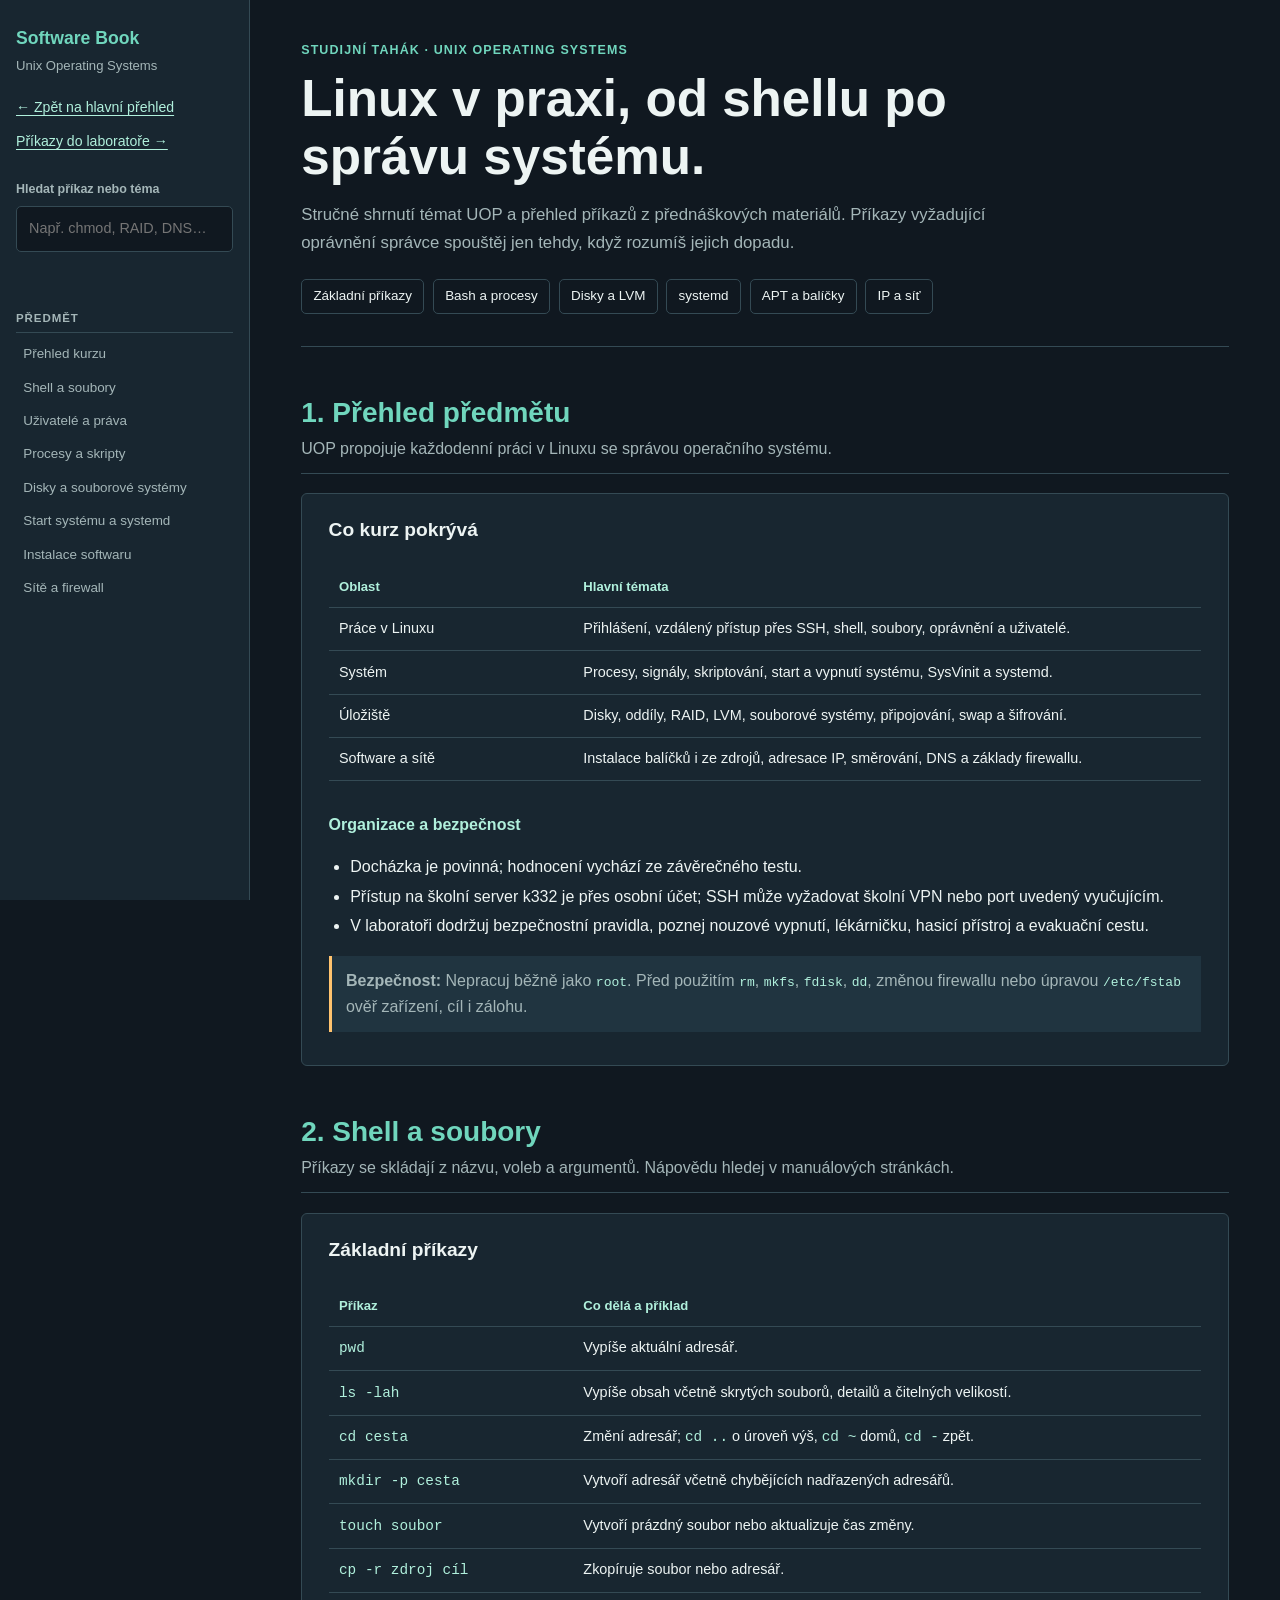
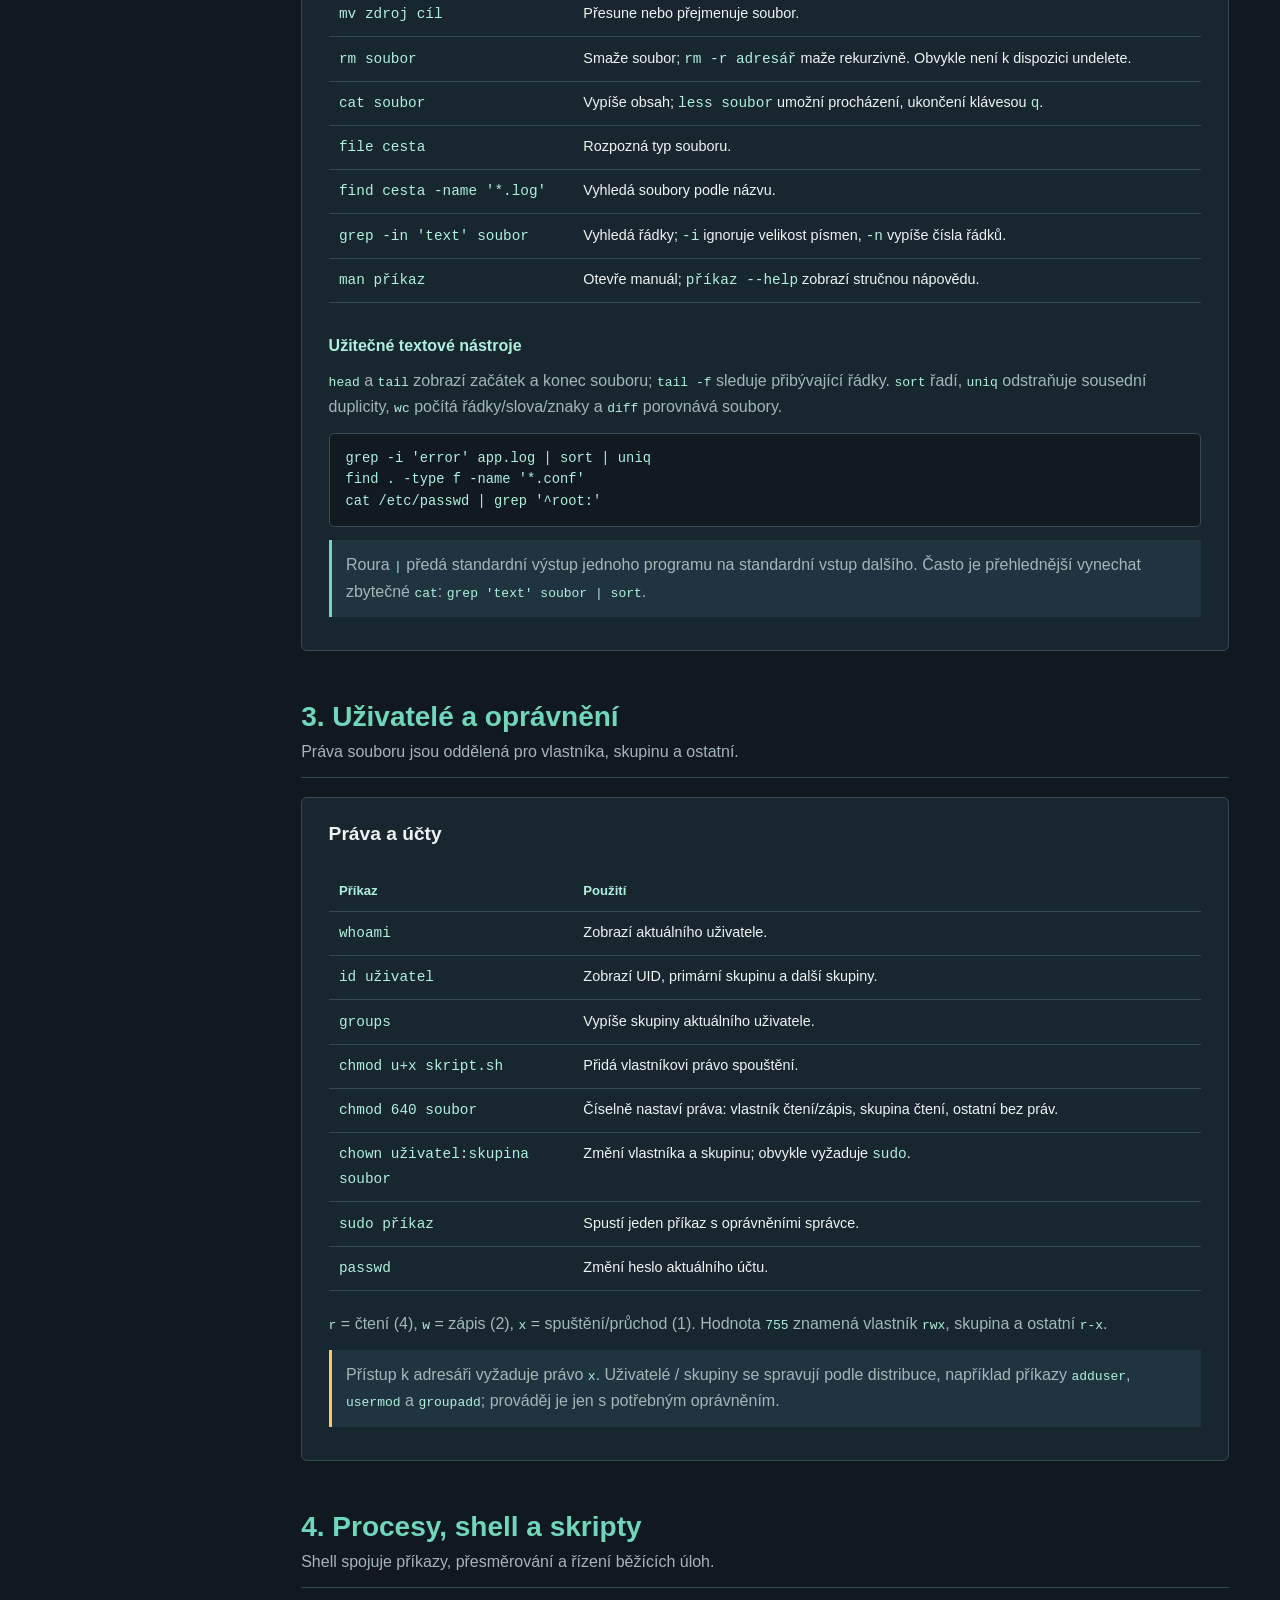
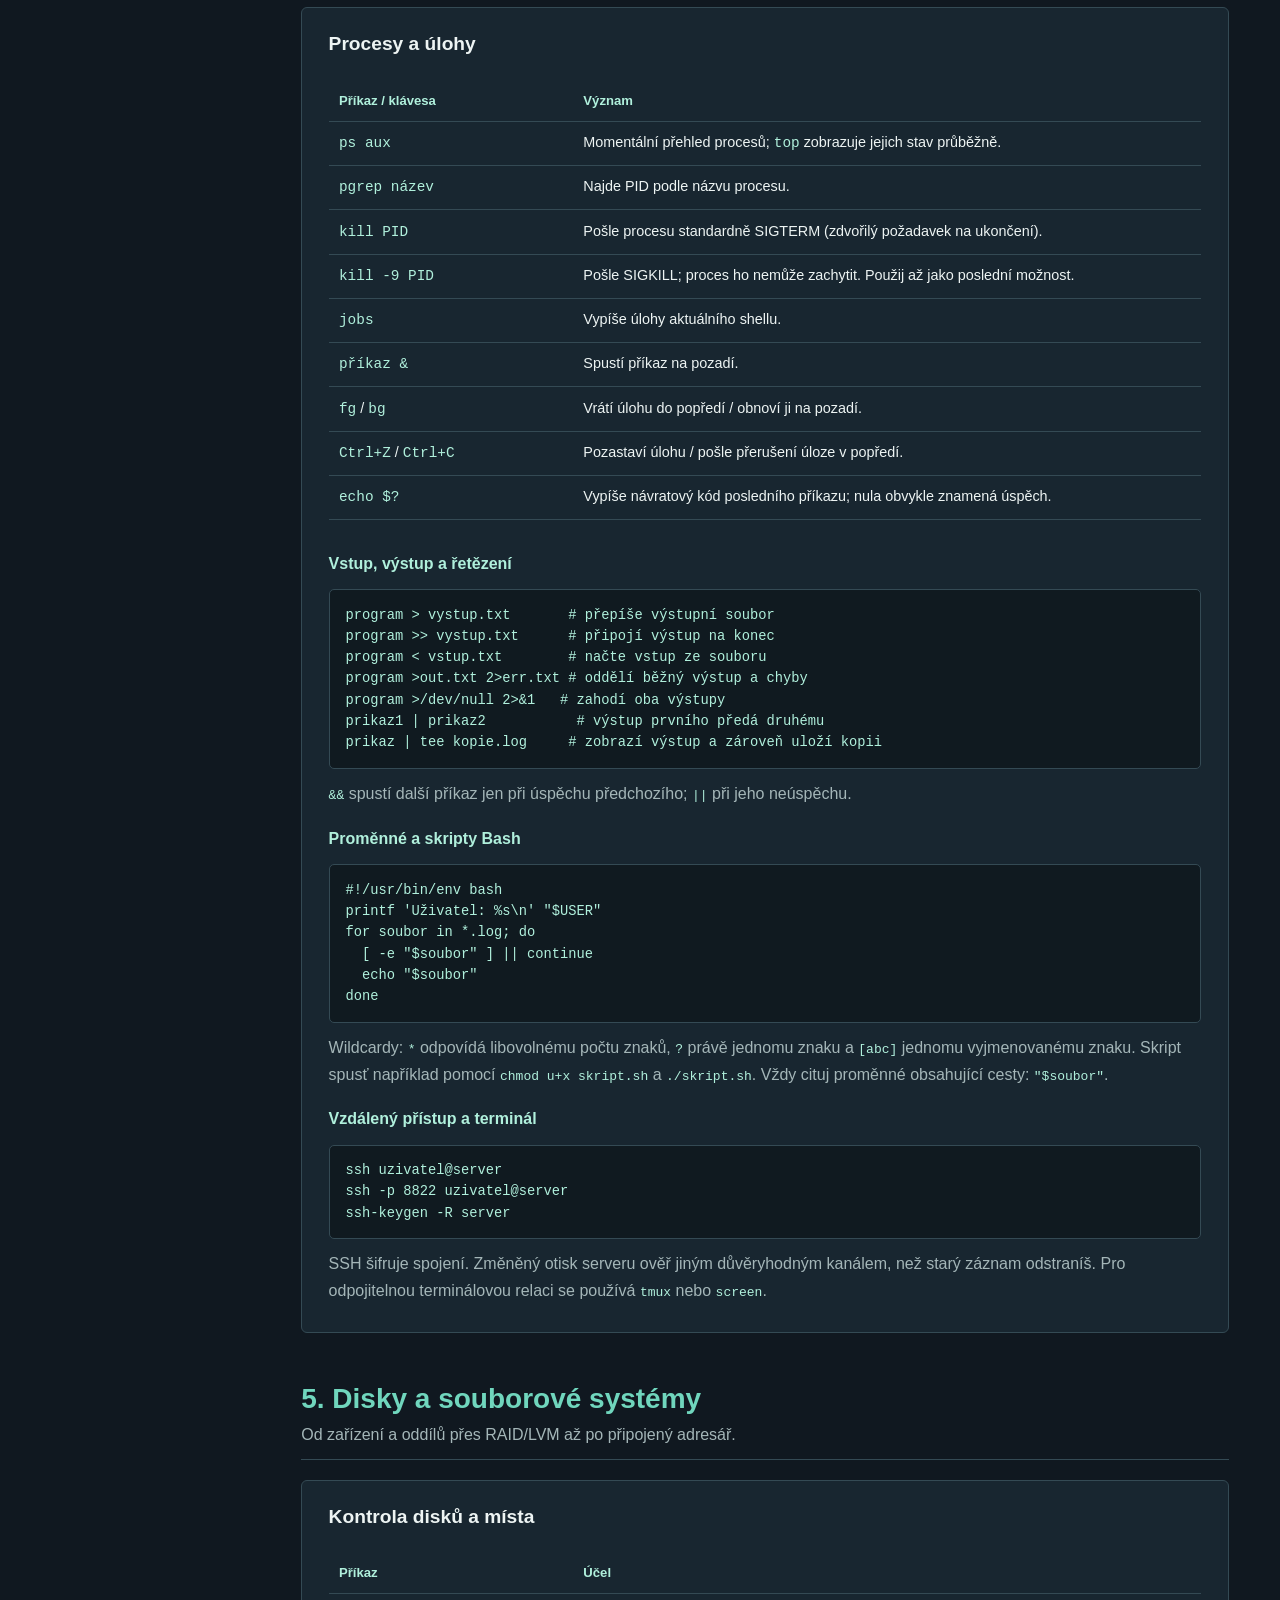
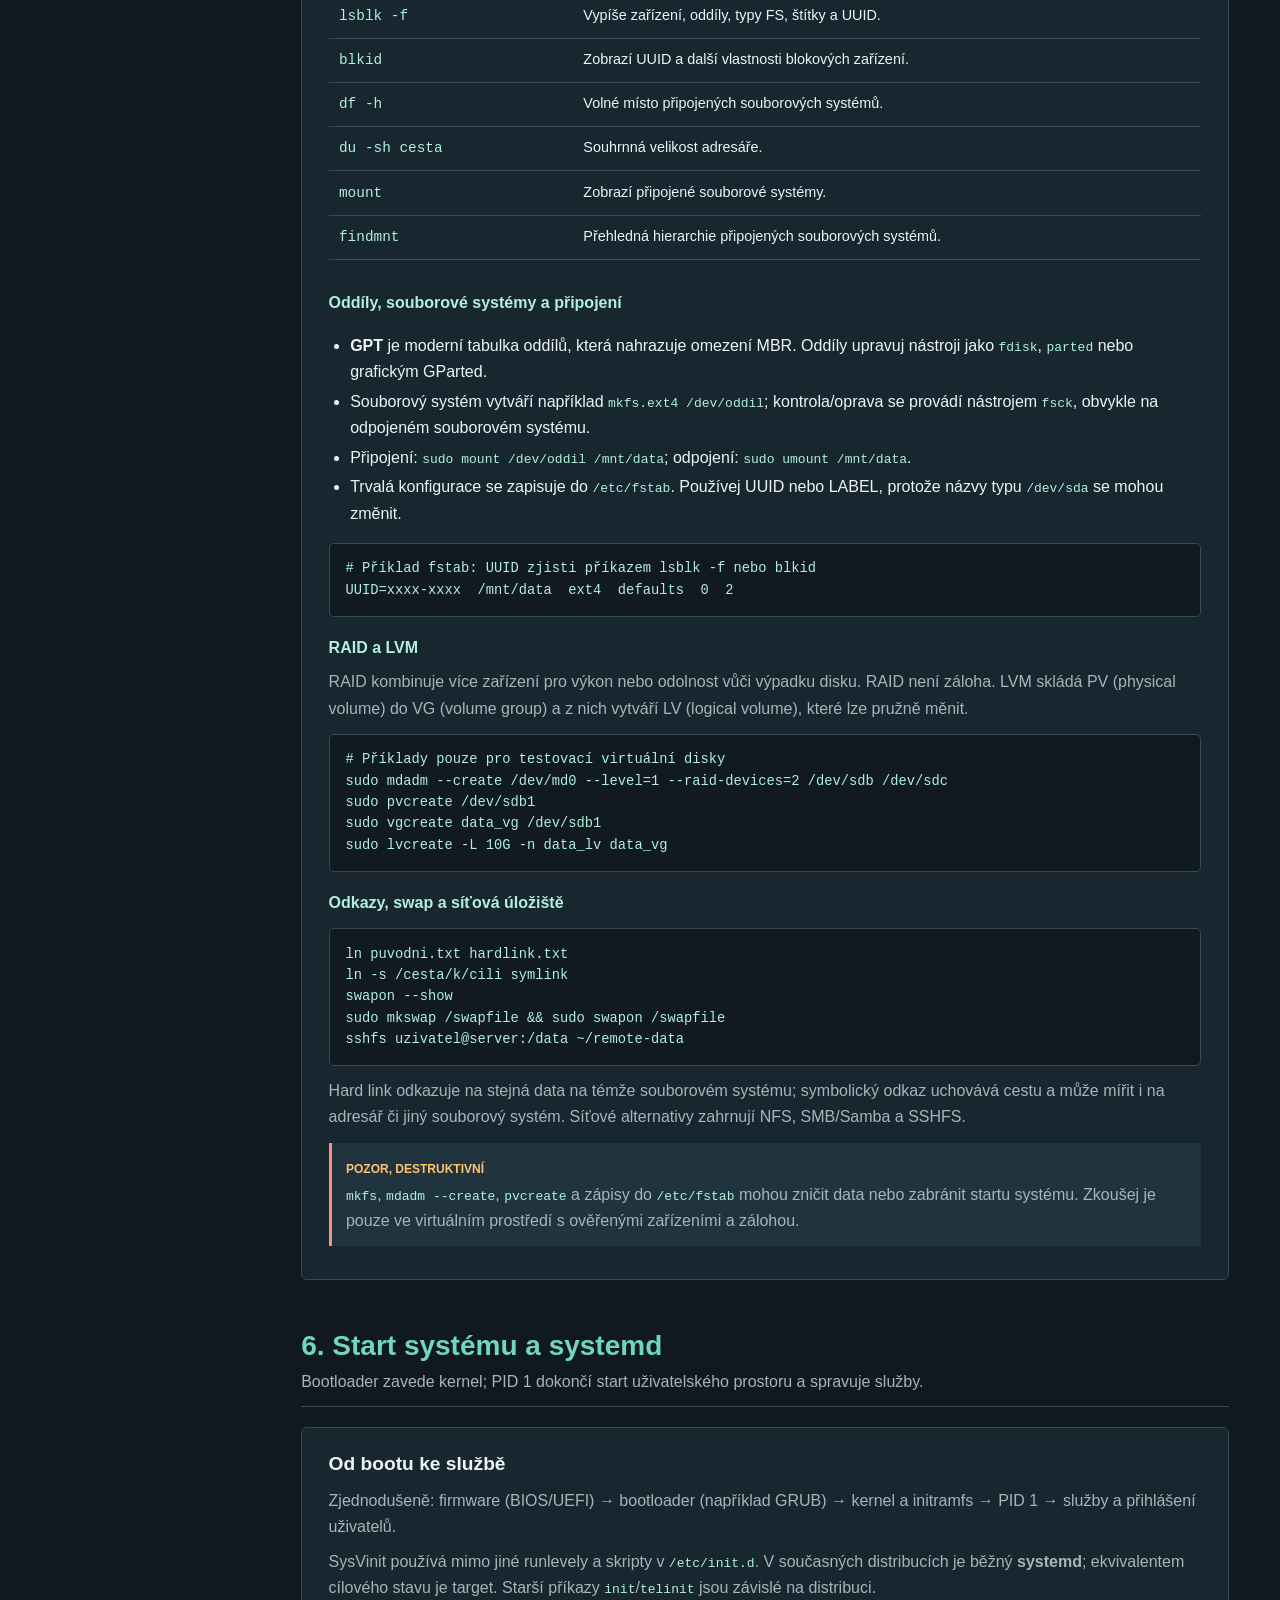
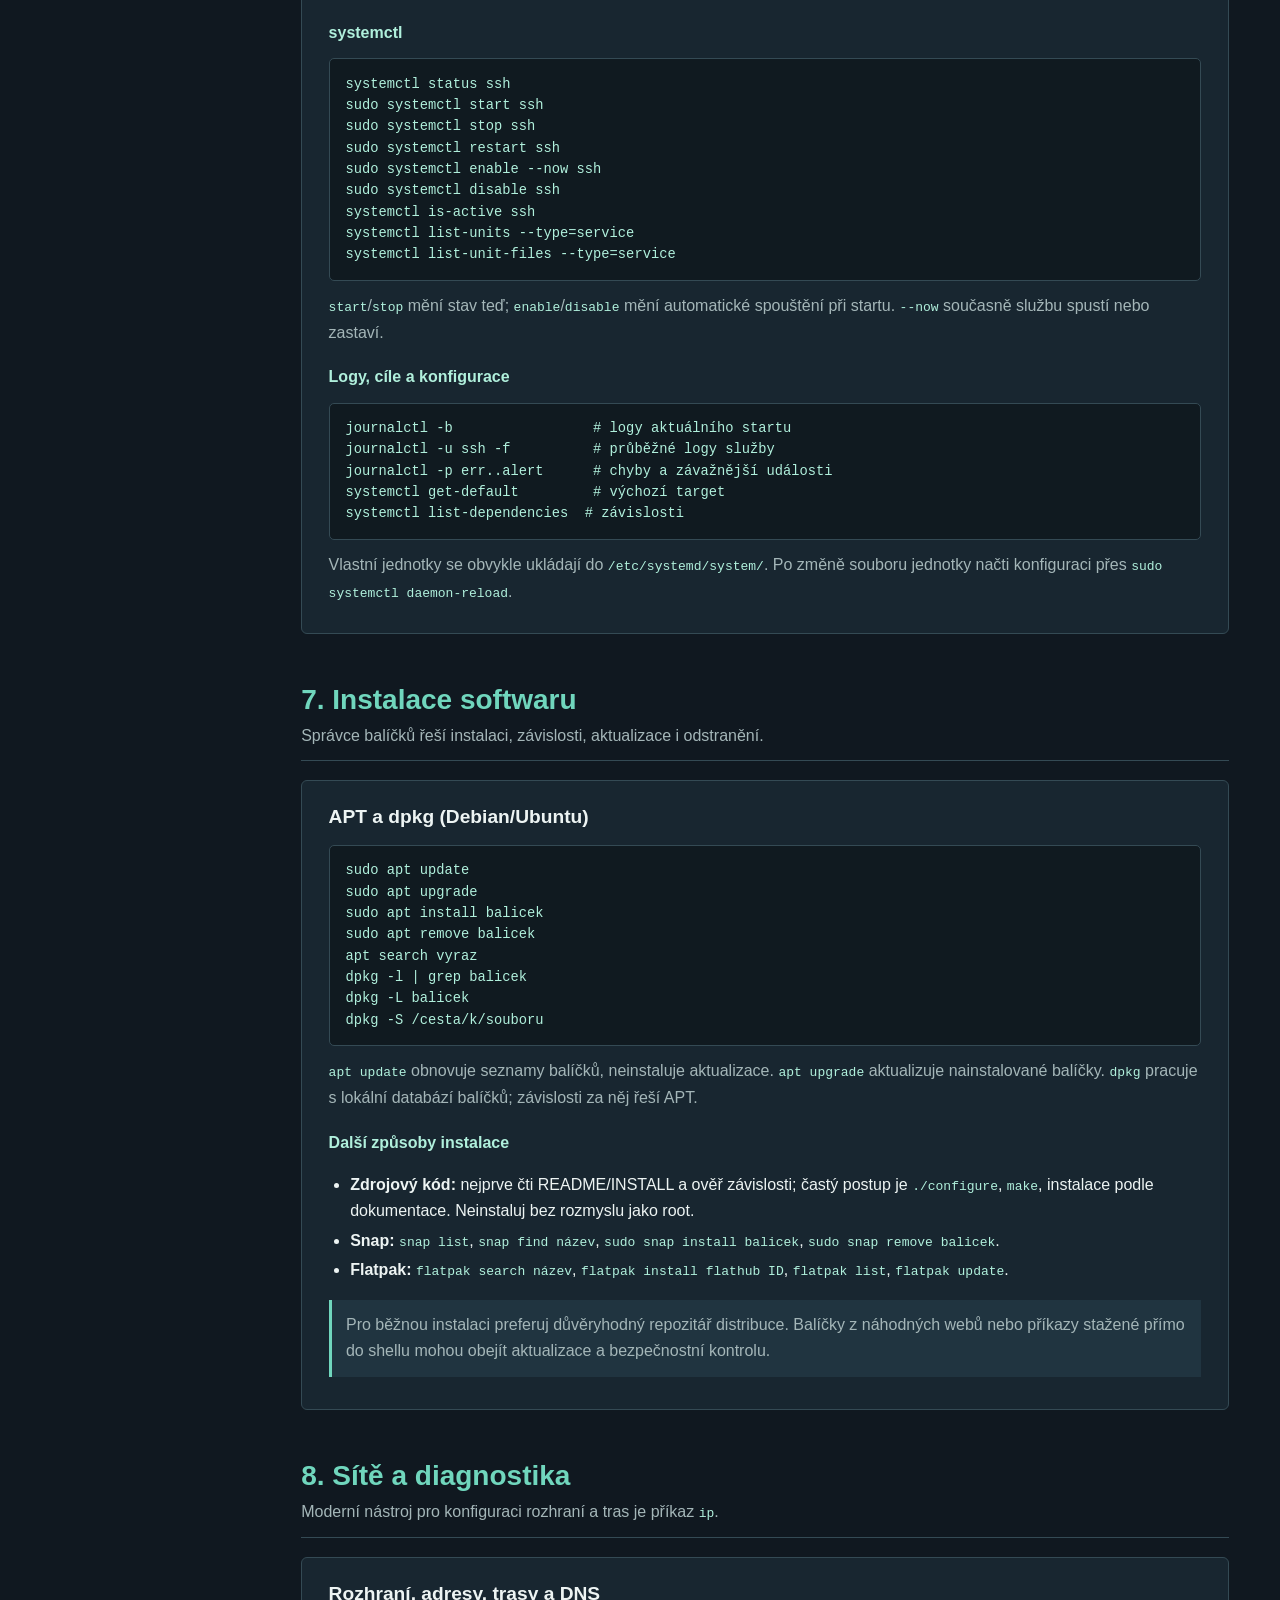
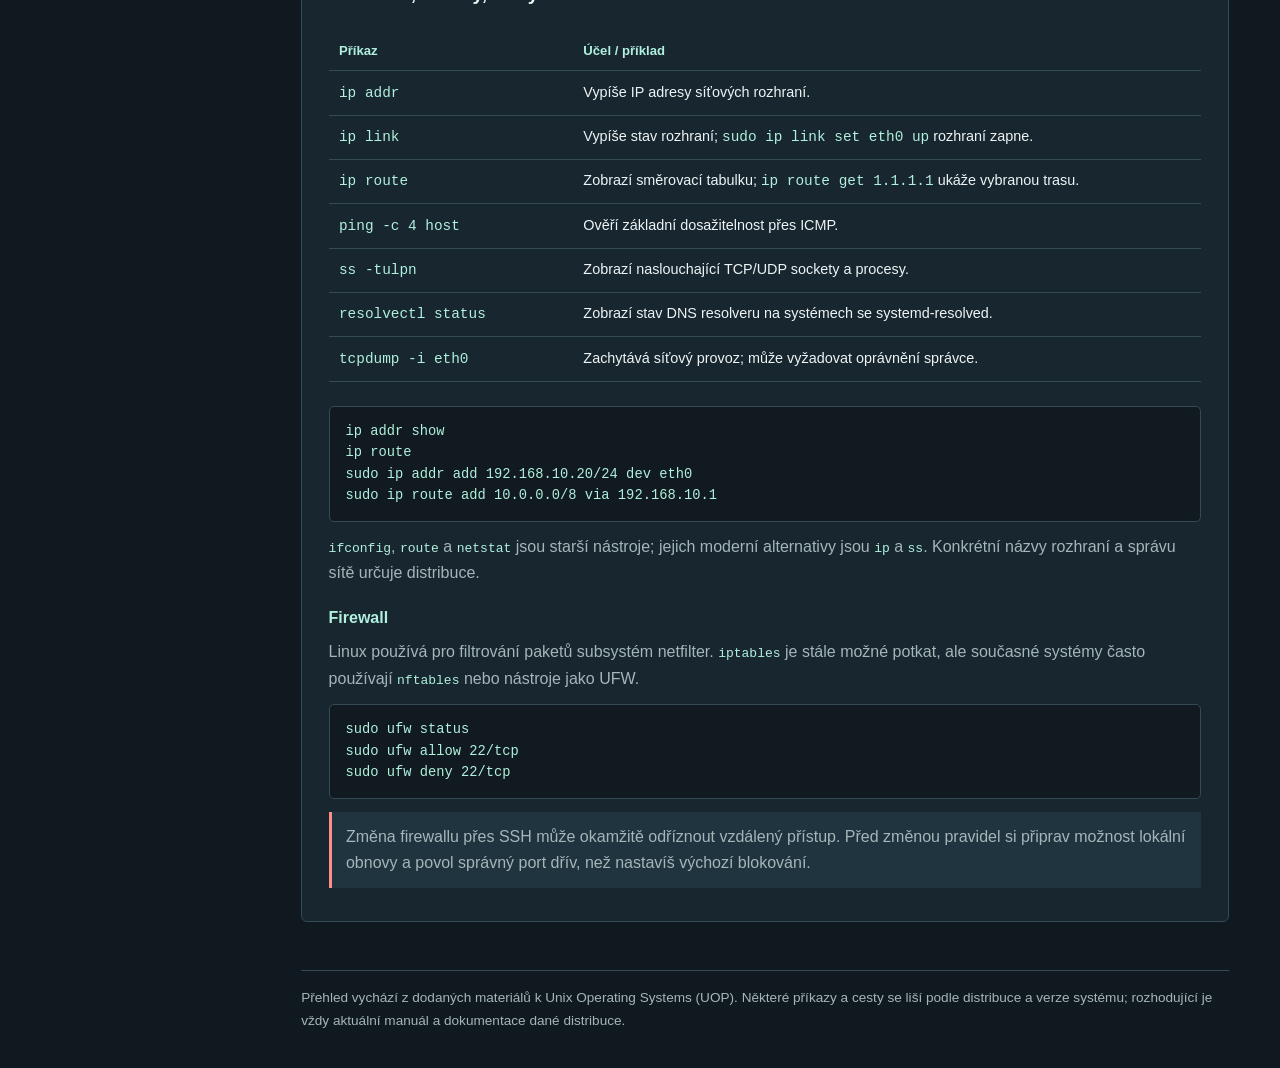
<file: uop.html>
<!DOCTYPE html>
<html lang="cs">
<head>
    <meta charset="UTF-8">
    <meta name="viewport" content="width=device-width, initial-scale=1.0">
    <meta name="description" content="Studijní přehled předmětu Unix Operating Systems: Linuxové příkazy, shell, úložiště, systemd, balíčky a sítě.">
    <title>UOP | Linux a Unix Operating Systems</title>
    <link rel="stylesheet" href="styles.css">
</head>
<body>
    <aside class="sidebar" aria-label="Navigace UOP">
        <a class="brand" href="index.html">Software Book</a>
        <p class="brand-note">Unix Operating Systems</p>
        <a class="back-link" href="index.html">← Zpět na hlavní přehled</a>
        <a class="back-link" href="lab.html">Příkazy do laboratoře →</a>
        <label class="search-label" for="searchInput">Hledat příkaz nebo téma</label>
        <input id="searchInput" type="search" placeholder="Např. chmod, RAID, DNS…" autocomplete="off">
        <p class="search-status" id="searchStatus" aria-live="polite"></p>
        <nav>
            <p class="nav-title">Předmět</p>
            <ul>
                <li><a href="#prehled">Přehled kurzu</a></li>
                <li><a href="#zaklady">Shell a soubory</a></li>
                <li><a href="#prava">Uživatelé a práva</a></li>
                <li><a href="#procesy">Procesy a skripty</a></li>
                <li><a href="#uloziste">Disky a souborové systémy</a></li>
                <li><a href="#start">Start systému a systemd</a></li>
                <li><a href="#software">Instalace softwaru</a></li>
                <li><a href="#site">Sítě a firewall</a></li>
            </ul>
        </nav>
    </aside>

    <main>
        <header class="page-header">
            <p class="eyebrow">Studijní tahák · Unix Operating Systems</p>
            <h1>Linux v praxi, od shellu po správu systému.</h1>
            <p class="intro">Stručné shrnutí témat UOP a přehled příkazů z přednáškových materiálů. Příkazy vyžadující oprávnění správce spouštěj jen tehdy, když rozumíš jejich dopadu.</p>
            <nav class="quick-links" aria-label="Rychlé odkazy">
                <a href="#zaklady">Základní příkazy</a>
                <a href="#procesy">Bash a procesy</a>
                <a href="#uloziste">Disky a LVM</a>
                <a href="#start">systemd</a>
                <a href="#software">APT a balíčky</a>
                <a href="#site">IP a síť</a>
            </nav>
        </header>

        <p class="empty-state" id="emptyState">Pro zadaný výraz se nenašla žádná odpovídající část.</p>

        <header class="section-heading" id="prehled">
            <h2>1. Přehled předmětu</h2>
            <p>UOP propojuje každodenní práci v Linuxu se správou operačního systému.</p>
        </header>
        <article class="topic" data-topic>
            <h3>Co kurz pokrývá</h3>
            <div class="table-wrap">
                <table>
                    <thead><tr><th>Oblast</th><th>Hlavní témata</th></tr></thead>
                    <tbody>
                        <tr><td>Práce v Linuxu</td><td>Přihlášení, vzdálený přístup přes SSH, shell, soubory, oprávnění a uživatelé.</td></tr>
                        <tr><td>Systém</td><td>Procesy, signály, skriptování, start a vypnutí systému, SysVinit a systemd.</td></tr>
                        <tr><td>Úložiště</td><td>Disky, oddíly, RAID, LVM, souborové systémy, připojování, swap a šifrování.</td></tr>
                        <tr><td>Software a sítě</td><td>Instalace balíčků i ze zdrojů, adresace IP, směrování, DNS a základy firewallu.</td></tr>
                    </tbody>
                </table>
            </div>
            <h4>Organizace a bezpečnost</h4>
            <ul>
                <li>Docházka je povinná; hodnocení vychází ze závěrečného testu.</li>
                <li>Přístup na školní server k332 je přes osobní účet; SSH může vyžadovat školní VPN nebo port uvedený vyučujícím.</li>
                <li>V laboratoři dodržuj bezpečnostní pravidla, poznej nouzové vypnutí, lékárničku, hasicí přístroj a evakuační cestu.</li>
            </ul>
            <div class="callout warning"><strong>Bezpečnost:</strong> Nepracuj běžně jako <code>root</code>. Před použitím <code>rm</code>, <code>mkfs</code>, <code>fdisk</code>, <code>dd</code>, změnou firewallu nebo úpravou <code>/etc/fstab</code> ověř zařízení, cíl i zálohu.</div>
        </article>

        <header class="section-heading" id="zaklady">
            <h2>2. Shell a soubory</h2>
            <p>Příkazy se skládají z názvu, voleb a argumentů. Nápovědu hledej v manuálových stránkách.</p>
        </header>
        <article class="topic" data-topic>
            <h3>Základní příkazy</h3>
            <div class="table-wrap">
                <table>
                    <thead><tr><th>Příkaz</th><th>Co dělá a příklad</th></tr></thead>
                    <tbody>
                        <tr><td><code>pwd</code></td><td>Vypíše aktuální adresář.</td></tr>
                        <tr><td><code>ls -lah</code></td><td>Vypíše obsah včetně skrytých souborů, detailů a čitelných velikostí.</td></tr>
                        <tr><td><code>cd cesta</code></td><td>Změní adresář; <code>cd ..</code> o úroveň výš, <code>cd ~</code> domů, <code>cd -</code> zpět.</td></tr>
                        <tr><td><code>mkdir -p cesta</code></td><td>Vytvoří adresář včetně chybějících nadřazených adresářů.</td></tr>
                        <tr><td><code>touch soubor</code></td><td>Vytvoří prázdný soubor nebo aktualizuje čas změny.</td></tr>
                        <tr><td><code>cp -r zdroj cíl</code></td><td>Zkopíruje soubor nebo adresář.</td></tr>
                        <tr><td><code>mv zdroj cíl</code></td><td>Přesune nebo přejmenuje soubor.</td></tr>
                        <tr><td><code>rm soubor</code></td><td>Smaže soubor; <code>rm -r adresář</code> maže rekurzivně. Obvykle není k dispozici undelete.</td></tr>
                        <tr><td><code>cat soubor</code></td><td>Vypíše obsah; <code>less soubor</code> umožní procházení, ukončení klávesou <code>q</code>.</td></tr>
                        <tr><td><code>file cesta</code></td><td>Rozpozná typ souboru.</td></tr>
                        <tr><td><code>find cesta -name '*.log'</code></td><td>Vyhledá soubory podle názvu.</td></tr>
                        <tr><td><code>grep -in 'text' soubor</code></td><td>Vyhledá řádky; <code>-i</code> ignoruje velikost písmen, <code>-n</code> vypíše čísla řádků.</td></tr>
                        <tr><td><code>man příkaz</code></td><td>Otevře manuál; <code>příkaz --help</code> zobrazí stručnou nápovědu.</td></tr>
                    </tbody>
                </table>
            </div>
            <h4>Užitečné textové nástroje</h4>
            <p><code>head</code> a <code>tail</code> zobrazí začátek a konec souboru; <code>tail -f</code> sleduje přibývající řádky. <code>sort</code> řadí, <code>uniq</code> odstraňuje sousední duplicity, <code>wc</code> počítá řádky/slova/znaky a <code>diff</code> porovnává soubory.</p>
            <pre><code>grep -i 'error' app.log | sort | uniq
find . -type f -name '*.conf'
cat /etc/passwd | grep '^root:'</code></pre>
            <div class="callout">Roura <code>|</code> předá standardní výstup jednoho programu na standardní vstup dalšího. Často je přehlednější vynechat zbytečné <code>cat</code>: <code>grep 'text' soubor | sort</code>.</div>
        </article>

        <header class="section-heading" id="prava">
            <h2>3. Uživatelé a oprávnění</h2>
            <p>Práva souboru jsou oddělená pro vlastníka, skupinu a ostatní.</p>
        </header>
        <article class="topic" data-topic>
            <h3>Práva a účty</h3>
            <div class="table-wrap">
                <table>
                    <thead><tr><th>Příkaz</th><th>Použití</th></tr></thead>
                    <tbody>
                        <tr><td><code>whoami</code></td><td>Zobrazí aktuálního uživatele.</td></tr>
                        <tr><td><code>id uživatel</code></td><td>Zobrazí UID, primární skupinu a další skupiny.</td></tr>
                        <tr><td><code>groups</code></td><td>Vypíše skupiny aktuálního uživatele.</td></tr>
                        <tr><td><code>chmod u+x skript.sh</code></td><td>Přidá vlastníkovi právo spouštění.</td></tr>
                        <tr><td><code>chmod 640 soubor</code></td><td>Číselně nastaví práva: vlastník čtení/zápis, skupina čtení, ostatní bez práv.</td></tr>
                        <tr><td><code>chown uživatel:skupina soubor</code></td><td>Změní vlastníka a skupinu; obvykle vyžaduje <code>sudo</code>.</td></tr>
                        <tr><td><code>sudo příkaz</code></td><td>Spustí jeden příkaz s oprávněními správce.</td></tr>
                        <tr><td><code>passwd</code></td><td>Změní heslo aktuálního účtu.</td></tr>
                    </tbody>
                </table>
            </div>
            <p><code>r</code> = čtení (4), <code>w</code> = zápis (2), <code>x</code> = spuštění/průchod (1). Hodnota <code>755</code> znamená vlastník <code>rwx</code>, skupina a ostatní <code>r-x</code>.</p>
            <div class="callout warning">Přístup k adresáři vyžaduje právo <code>x</code>. Uživatelé / skupiny se spravují podle distribuce, například příkazy <code>adduser</code>, <code>usermod</code> a <code>groupadd</code>; prováděj je jen s potřebným oprávněním.</div>
        </article>

        <header class="section-heading" id="procesy">
            <h2>4. Procesy, shell a skripty</h2>
            <p>Shell spojuje příkazy, přesměrování a řízení běžících úloh.</p>
        </header>
        <article class="topic" data-topic>
            <h3>Procesy a úlohy</h3>
            <div class="table-wrap">
                <table>
                    <thead><tr><th>Příkaz / klávesa</th><th>Význam</th></tr></thead>
                    <tbody>
                        <tr><td><code>ps aux</code></td><td>Momentální přehled procesů; <code>top</code> zobrazuje jejich stav průběžně.</td></tr>
                        <tr><td><code>pgrep název</code></td><td>Najde PID podle názvu procesu.</td></tr>
                        <tr><td><code>kill PID</code></td><td>Pošle procesu standardně SIGTERM (zdvořilý požadavek na ukončení).</td></tr>
                        <tr><td><code>kill -9 PID</code></td><td>Pošle SIGKILL; proces ho nemůže zachytit. Použij až jako poslední možnost.</td></tr>
                        <tr><td><code>jobs</code></td><td>Vypíše úlohy aktuálního shellu.</td></tr>
                        <tr><td><code>příkaz &amp;</code></td><td>Spustí příkaz na pozadí.</td></tr>
                        <tr><td><code>fg</code> / <code>bg</code></td><td>Vrátí úlohu do popředí / obnoví ji na pozadí.</td></tr>
                        <tr><td><code>Ctrl+Z</code> / <code>Ctrl+C</code></td><td>Pozastaví úlohu / pošle přerušení úloze v popředí.</td></tr>
                        <tr><td><code>echo $?</code></td><td>Vypíše návratový kód posledního příkazu; nula obvykle znamená úspěch.</td></tr>
                    </tbody>
                </table>
            </div>
            <h4>Vstup, výstup a řetězení</h4>
            <pre><code>program &gt; vystup.txt       # přepíše výstupní soubor
program &gt;&gt; vystup.txt      # připojí výstup na konec
program &lt; vstup.txt        # načte vstup ze souboru
program &gt;out.txt 2&gt;err.txt # oddělí běžný výstup a chyby
program &gt;/dev/null 2&gt;&amp;1   # zahodí oba výstupy
prikaz1 | prikaz2           # výstup prvního předá druhému
prikaz | tee kopie.log     # zobrazí výstup a zároveň uloží kopii</code></pre>
            <p><code>&amp;&amp;</code> spustí další příkaz jen při úspěchu předchozího; <code>||</code> při jeho neúspěchu.</p>
            <h4>Proměnné a skripty Bash</h4>
            <pre><code>#!/usr/bin/env bash
printf 'Uživatel: %s\n' "$USER"
for soubor in *.log; do
  [ -e "$soubor" ] || continue
  echo "$soubor"
done</code></pre>
            <p>Wildcardy: <code>*</code> odpovídá libovolnému počtu znaků, <code>?</code> právě jednomu znaku a <code>[abc]</code> jednomu vyjmenovanému znaku. Skript spusť například pomocí <code>chmod u+x skript.sh</code> a <code>./skript.sh</code>. Vždy cituj proměnné obsahující cesty: <code>"$soubor"</code>.</p>
            <h4>Vzdálený přístup a terminál</h4>
            <pre><code>ssh uzivatel@server
ssh -p 8822 uzivatel@server
ssh-keygen -R server</code></pre>
            <p>SSH šifruje spojení. Změněný otisk serveru ověř jiným důvěryhodným kanálem, než starý záznam odstraníš. Pro odpojitelnou terminálovou relaci se používá <code>tmux</code> nebo <code>screen</code>.</p>
        </article>

        <header class="section-heading" id="uloziste">
            <h2>5. Disky a souborové systémy</h2>
            <p>Od zařízení a oddílů přes RAID/LVM až po připojený adresář.</p>
        </header>
        <article class="topic" data-topic>
            <h3>Kontrola disků a místa</h3>
            <div class="table-wrap">
                <table>
                    <thead><tr><th>Příkaz</th><th>Účel</th></tr></thead>
                    <tbody>
                        <tr><td><code>lsblk -f</code></td><td>Vypíše zařízení, oddíly, typy FS, štítky a UUID.</td></tr>
                        <tr><td><code>blkid</code></td><td>Zobrazí UUID a další vlastnosti blokových zařízení.</td></tr>
                        <tr><td><code>df -h</code></td><td>Volné místo připojených souborových systémů.</td></tr>
                        <tr><td><code>du -sh cesta</code></td><td>Souhrnná velikost adresáře.</td></tr>
                        <tr><td><code>mount</code></td><td>Zobrazí připojené souborové systémy.</td></tr>
                        <tr><td><code>findmnt</code></td><td>Přehledná hierarchie připojených souborových systémů.</td></tr>
                    </tbody>
                </table>
            </div>
            <h4>Oddíly, souborové systémy a připojení</h4>
            <ul>
                <li><strong>GPT</strong> je moderní tabulka oddílů, která nahrazuje omezení MBR. Oddíly upravuj nástroji jako <code>fdisk</code>, <code>parted</code> nebo grafickým GParted.</li>
                <li>Souborový systém vytváří například <code>mkfs.ext4 /dev/oddil</code>; kontrola/oprava se provádí nástrojem <code>fsck</code>, obvykle na odpojeném souborovém systému.</li>
                <li>Připojení: <code>sudo mount /dev/oddil /mnt/data</code>; odpojení: <code>sudo umount /mnt/data</code>.</li>
                <li>Trvalá konfigurace se zapisuje do <code>/etc/fstab</code>. Používej UUID nebo LABEL, protože názvy typu <code>/dev/sda</code> se mohou změnit.</li>
            </ul>
            <pre><code># Příklad fstab: UUID zjisti příkazem lsblk -f nebo blkid
UUID=xxxx-xxxx  /mnt/data  ext4  defaults  0  2</code></pre>
            <h4>RAID a LVM</h4>
            <p>RAID kombinuje více zařízení pro výkon nebo odolnost vůči výpadku disku. RAID není záloha. LVM skládá PV (physical volume) do VG (volume group) a z nich vytváří LV (logical volume), které lze pružně měnit.</p>
            <pre><code># Příklady pouze pro testovací virtuální disky
sudo mdadm --create /dev/md0 --level=1 --raid-devices=2 /dev/sdb /dev/sdc
sudo pvcreate /dev/sdb1
sudo vgcreate data_vg /dev/sdb1
sudo lvcreate -L 10G -n data_lv data_vg</code></pre>
            <h4>Odkazy, swap a síťová úložiště</h4>
            <pre><code>ln puvodni.txt hardlink.txt
ln -s /cesta/k/cili symlink
swapon --show
sudo mkswap /swapfile && sudo swapon /swapfile
sshfs uzivatel@server:/data ~/remote-data</code></pre>
            <p>Hard link odkazuje na stejná data na témže souborovém systému; symbolický odkaz uchovává cestu a může mířit i na adresář či jiný souborový systém. Síťové alternativy zahrnují NFS, SMB/Samba a SSHFS.</p>
            <div class="callout danger"><span class="tag">Pozor, destruktivní</span><br><code>mkfs</code>, <code>mdadm --create</code>, <code>pvcreate</code> a zápisy do <code>/etc/fstab</code> mohou zničit data nebo zabránit startu systému. Zkoušej je pouze ve virtuálním prostředí s ověřenými zařízeními a zálohou.</div>
        </article>

        <header class="section-heading" id="start">
            <h2>6. Start systému a systemd</h2>
            <p>Bootloader zavede kernel; PID 1 dokončí start uživatelského prostoru a spravuje služby.</p>
        </header>
        <article class="topic" data-topic>
            <h3>Od bootu ke službě</h3>
            <p>Zjednodušeně: firmware (BIOS/UEFI) → bootloader (například GRUB) → kernel a initramfs → PID 1 → služby a přihlášení uživatelů.</p>
            <p>SysVinit používá mimo jiné runlevely a skripty v <code>/etc/init.d</code>. V současných distribucích je běžný <strong>systemd</strong>; ekvivalentem cílového stavu je target. Starší příkazy <code>init</code>/<code>telinit</code> jsou závislé na distribuci.</p>
            <h4>systemctl</h4>
            <pre><code>systemctl status ssh
sudo systemctl start ssh
sudo systemctl stop ssh
sudo systemctl restart ssh
sudo systemctl enable --now ssh
sudo systemctl disable ssh
systemctl is-active ssh
systemctl list-units --type=service
systemctl list-unit-files --type=service</code></pre>
            <p><code>start</code>/<code>stop</code> mění stav teď; <code>enable</code>/<code>disable</code> mění automatické spouštění při startu. <code>--now</code> současně službu spustí nebo zastaví.</p>
            <h4>Logy, cíle a konfigurace</h4>
            <pre><code>journalctl -b                 # logy aktuálního startu
journalctl -u ssh -f          # průběžné logy služby
journalctl -p err..alert      # chyby a závažnější události
systemctl get-default         # výchozí target
systemctl list-dependencies  # závislosti</code></pre>
            <p>Vlastní jednotky se obvykle ukládají do <code>/etc/systemd/system/</code>. Po změně souboru jednotky načti konfiguraci přes <code>sudo systemctl daemon-reload</code>.</p>
        </article>

        <header class="section-heading" id="software">
            <h2>7. Instalace softwaru</h2>
            <p>Správce balíčků řeší instalaci, závislosti, aktualizace i odstranění.</p>
        </header>
        <article class="topic" data-topic>
            <h3>APT a dpkg (Debian/Ubuntu)</h3>
            <pre><code>sudo apt update
sudo apt upgrade
sudo apt install balicek
sudo apt remove balicek
apt search vyraz
dpkg -l | grep balicek
dpkg -L balicek
dpkg -S /cesta/k/souboru</code></pre>
            <p><code>apt update</code> obnovuje seznamy balíčků, neinstaluje aktualizace. <code>apt upgrade</code> aktualizuje nainstalované balíčky. <code>dpkg</code> pracuje s lokální databází balíčků; závislosti za něj řeší APT.</p>
            <h4>Další způsoby instalace</h4>
            <ul>
                <li><strong>Zdrojový kód:</strong> nejprve čti README/INSTALL a ověř závislosti; častý postup je <code>./configure</code>, <code>make</code>, instalace podle dokumentace. Neinstaluj bez rozmyslu jako root.</li>
                <li><strong>Snap:</strong> <code>snap list</code>, <code>snap find název</code>, <code>sudo snap install balicek</code>, <code>sudo snap remove balicek</code>.</li>
                <li><strong>Flatpak:</strong> <code>flatpak search název</code>, <code>flatpak install flathub ID</code>, <code>flatpak list</code>, <code>flatpak update</code>.</li>
            </ul>
            <div class="callout">Pro běžnou instalaci preferuj důvěryhodný repozitář distribuce. Balíčky z náhodných webů nebo příkazy stažené přímo do shellu mohou obejít aktualizace a bezpečnostní kontrolu.</div>
        </article>

        <header class="section-heading" id="site">
            <h2>8. Sítě a diagnostika</h2>
            <p>Moderní nástroj pro konfiguraci rozhraní a tras je příkaz <code>ip</code>.</p>
        </header>
        <article class="topic" data-topic>
            <h3>Rozhraní, adresy, trasy a DNS</h3>
            <div class="table-wrap">
                <table>
                    <thead><tr><th>Příkaz</th><th>Účel / příklad</th></tr></thead>
                    <tbody>
                        <tr><td><code>ip addr</code></td><td>Vypíše IP adresy síťových rozhraní.</td></tr>
                        <tr><td><code>ip link</code></td><td>Vypíše stav rozhraní; <code>sudo ip link set eth0 up</code> rozhraní zapne.</td></tr>
                        <tr><td><code>ip route</code></td><td>Zobrazí směrovací tabulku; <code>ip route get 1.1.1.1</code> ukáže vybranou trasu.</td></tr>
                        <tr><td><code>ping -c 4 host</code></td><td>Ověří základní dosažitelnost přes ICMP.</td></tr>
                        <tr><td><code>ss -tulpn</code></td><td>Zobrazí naslouchající TCP/UDP sockety a procesy.</td></tr>
                        <tr><td><code>resolvectl status</code></td><td>Zobrazí stav DNS resolveru na systémech se systemd-resolved.</td></tr>
                        <tr><td><code>tcpdump -i eth0</code></td><td>Zachytává síťový provoz; může vyžadovat oprávnění správce.</td></tr>
                    </tbody>
                </table>
            </div>
            <pre><code>ip addr show
ip route
sudo ip addr add 192.168.10.20/24 dev eth0
sudo ip route add 10.0.0.0/8 via 192.168.10.1</code></pre>
            <p><code>ifconfig</code>, <code>route</code> a <code>netstat</code> jsou starší nástroje; jejich moderní alternativy jsou <code>ip</code> a <code>ss</code>. Konkrétní názvy rozhraní a správu sítě určuje distribuce.</p>
            <h4>Firewall</h4>
            <p>Linux používá pro filtrování paketů subsystém netfilter. <code>iptables</code> je stále možné potkat, ale současné systémy často používají <code>nftables</code> nebo nástroje jako UFW.</p>
            <pre><code>sudo ufw status
sudo ufw allow 22/tcp
sudo ufw deny 22/tcp</code></pre>
            <div class="callout danger">Změna firewallu přes SSH může okamžitě odříznout vzdálený přístup. Před změnou pravidel si připrav možnost lokální obnovy a povol správný port dřív, než nastavíš výchozí blokování.</div>
        </article>

        <footer>
            Přehled vychází z dodaných materiálů k Unix Operating Systems (UOP). Některé příkazy a cesty se liší podle distribuce a verze systému; rozhodující je vždy aktuální manuál a dokumentace dané distribuce.
        </footer>
    </main>

    <script>
        const searchInput = document.getElementById('searchInput');
        const searchStatus = document.getElementById('searchStatus');
        const emptyState = document.getElementById('emptyState');
        const topics = [...document.querySelectorAll('[data-topic]')];

        function filterContent() {
            const query = searchInput.value.trim().toLocaleLowerCase('cs');
            let visibleTopics = 0;
            let visibleRows = 0;

            topics.forEach(topic => {
                const rows = [...topic.querySelectorAll('tbody tr')];
                let topicMatches = !rows.length && topic.textContent.toLocaleLowerCase('cs').includes(query);

                rows.forEach(row => {
                    const matches = !query || row.textContent.toLocaleLowerCase('cs').includes(query);
                    row.hidden = !matches;
                    if (matches) {
                        topicMatches = true;
                        visibleRows += 1;
                    }
                });

                if (query && topic.textContent.toLocaleLowerCase('cs').includes(query)) topicMatches = true;
                topic.hidden = Boolean(query) && !topicMatches;
                if (!topic.hidden) visibleTopics += 1;
            });

            document.querySelectorAll('.section-heading').forEach(heading => {
                const topic = heading.nextElementSibling;
                heading.hidden = Boolean(query) && (!topic || topic.hidden);
            });

            emptyState.style.display = query && !visibleTopics ? 'block' : 'none';
            searchStatus.textContent = query ? `${visibleTopics} částí, ${visibleRows} řádků příkazů` : '';
        }

        searchInput.addEventListener('input', filterContent);
    </script>
</body>
</html>
</file>
<file: styles.css>
:root {
    color-scheme: dark;
    --page: #101820;
    --panel: #182630;
    --panel-raised: #203440;
    --text: #edf4f3;
    --muted: #a4b6b8;
    --line: #344a54;
    --accent: #70d6bd;
    --accent-strong: #b0f0dc;
    --warning: #ffc36e;
    --danger: #ff8e87;
    --sidebar-width: 250px;
    --badge-creational: #e89ac3;
    --badge-structural: #8db8f0;
    --badge-behavioral: #79d9b4;
}

* { box-sizing: border-box; }
html { scroll-behavior: smooth; }
body {
    margin: 0;
    background: var(--page);
    color: var(--text);
    font-family: Inter, "Segoe UI", sans-serif;
    line-height: 1.65;
}
a { color: var(--accent-strong); text-underline-offset: 3px; }
a:hover { color: var(--text); }
button, input { font: inherit; }

/* Shared documentation shell */
.sidebar {
    position: fixed;
    inset: 0 auto 0 0;
    z-index: 2;
    display: flex;
    flex-direction: column;
    width: var(--sidebar-width);
    padding: 1.5rem 1rem;
    overflow-y: auto;
    background: var(--panel);
    border-right: 1px solid var(--line);
}
.sidebar .brand {
    margin: 0;
    color: var(--accent);
    font-size: 1.1rem;
    font-weight: 750;
    text-decoration: none;
}
.brand-note { margin: 0.15rem 0 1.2rem; color: var(--muted); font-size: 0.82rem; }
.back-link { margin-bottom: 0.65rem; font-size: 0.88rem; }
.search-label { display: block; margin: 1rem 0 0.35rem; color: var(--muted); font-size: 0.78rem; font-weight: 700; }
#searchInput {
    width: 100%;
    padding: 0.65rem 0.75rem;
    border: 1px solid var(--line);
    border-radius: 5px;
    background: var(--page);
    color: var(--text);
    font-size: 0.9rem;
}
#searchInput:focus-visible, a:focus-visible, button:focus-visible { outline: 2px solid var(--accent); outline-offset: 3px; }
.search-status { min-height: 1.4rem; margin: 0.35rem 0 0.8rem; color: var(--muted); font-size: 0.76rem; }
.nav-title { margin: 1rem 0 0.35rem; padding-bottom: 0.25rem; border-bottom: 1px solid var(--line); color: var(--muted); font-size: 0.72rem; font-weight: 750; letter-spacing: 0.08em; text-transform: uppercase; }
.sidebar ul { margin: 0; padding: 0; list-style: none; }
.sidebar li { margin: 0.1rem 0; }
.sidebar a:not(.brand):not(.back-link) { display: block; padding: 0.3rem 0.45rem; border-radius: 4px; color: var(--muted); font-size: 0.84rem; text-decoration: none; }
.sidebar a:not(.brand):not(.back-link):hover { background: var(--panel-raised); color: var(--text); }

main { width: min(100% - var(--sidebar-width), 1120px); margin-left: var(--sidebar-width); padding: 2.5rem clamp(1.25rem, 4vw, 3.5rem) 5rem; }
.page-header { padding-bottom: 2rem; border-bottom: 1px solid var(--line); }
.eyebrow { margin: 0 0 0.6rem; color: var(--accent); font-size: 0.78rem; font-weight: 750; letter-spacing: 0.09em; text-transform: uppercase; }
h1 { max-width: 780px; margin: 0; font-size: clamp(2rem, 4vw, 3.5rem); line-height: 1.12; }
.intro { max-width: 760px; margin: 1rem 0 0; color: var(--muted); font-size: 1.05rem; }
.quick-links { display: flex; flex-wrap: wrap; gap: 0.55rem; margin-top: 1.4rem; }
.quick-links a { padding: 0.35rem 0.7rem; border: 1px solid var(--line); border-radius: 5px; color: var(--text); font-size: 0.84rem; text-decoration: none; }
.quick-links a:hover { border-color: var(--accent); color: var(--accent-strong); }
.section-heading { margin: 3rem 0 1.2rem; padding-bottom: 0.7rem; border-bottom: 1px solid var(--line); scroll-margin-top: 1.25rem; }
.section-heading h2 { margin: 0; color: var(--accent); font-size: 1.75rem; line-height: 1.25; }
.section-heading p { margin: 0.35rem 0 0; color: var(--muted); }
.topic { margin: 1.1rem 0; padding: 1.25rem clamp(1rem, 3vw, 1.65rem); border: 1px solid var(--line); border-radius: 6px; background: var(--panel); scroll-margin-top: 1rem; }
.topic h3 { margin: 0 0 0.55rem; color: var(--text); font-size: 1.2rem; }
.topic h4 { margin: 1.15rem 0 0.35rem; color: var(--accent-strong); font-size: 1rem; }
.topic p { margin: 0.5rem 0; color: var(--muted); }
.topic ul, .topic ol { padding-left: 1.35rem; }
.topic li { margin: 0.2rem 0; }
.table-wrap { overflow-x: auto; }
table { width: 100%; margin: 0.75rem 0; border-collapse: collapse; font-size: 0.9rem; }
th, td { padding: 0.58rem 0.65rem; border-bottom: 1px solid var(--line); text-align: left; vertical-align: top; }
th { color: var(--accent-strong); font-size: 0.82rem; }
td:first-child { width: 28%; }
td code, p code, li code, .topic code, .callout code { color: var(--accent-strong); }
pre { max-width: 100%; margin: 0.75rem 0; padding: 0.9rem 1rem; overflow-x: auto; border: 1px solid var(--line); border-radius: 5px; background: #101a20; color: var(--text); font-size: 0.86rem; line-height: 1.55; tab-size: 2; }
.topic pre[class*="language-"] { border-radius: 8px; margin: 1rem 0 !important; }
.callout { margin: 0.8rem 0; padding: 0.75rem 0.9rem; border-left: 3px solid var(--accent); background: var(--panel-raised); color: var(--muted); }
.callout.warning { border-color: var(--warning); }
.callout.danger { border-color: var(--danger); }
.tag { color: var(--warning); font-size: 0.75rem; font-weight: 750; text-transform: uppercase; }
.muted, footer { color: var(--muted); }
footer { margin-top: 3rem; padding-top: 1rem; border-top: 1px solid var(--line); font-size: 0.85rem; }
.empty-state { display: none; margin: 1rem 0; color: var(--muted); }

/* Copy controls and pattern badges */
.command-list { display: grid; gap: 0.65rem; margin-top: 1rem; }
.command-row { display: grid; grid-template-columns: minmax(0, 1fr) auto; gap: 0.15rem 1rem; align-items: center; padding: 0.7rem 0.8rem; border: 1px solid var(--line); border-radius: 5px; background: #101a20; }
.command-row code { overflow-wrap: anywhere; color: var(--text); font: 0.95rem/1.5 ui-monospace, SFMono-Regular, Consolas, monospace; }
.command-row p { grid-column: 1 / -1; margin: 0.2rem 0 0; font-size: 0.88rem; }
.copy-button { min-width: 92px; padding: 0.45rem 0.65rem; border: 1px solid var(--line); border-radius: 4px; background: var(--panel-raised); color: var(--text); cursor: pointer; }
.copy-button:hover { border-color: var(--accent); color: var(--accent-strong); }
.copy-status { min-height: 1.5rem; margin: 0.35rem 0 0; color: var(--accent-strong); font-size: 0.82rem; }
.badge { padding: 0.2rem 0.6rem; border-radius: 12px; font-size: 0.75rem; font-weight: bold; letter-spacing: 0.05em; text-transform: uppercase; }
.badge-creational { background: color-mix(in srgb, var(--badge-creational) 20%, transparent); color: var(--badge-creational); border: 1px solid var(--badge-creational); }
.badge-structural { background: color-mix(in srgb, var(--badge-structural) 20%, transparent); color: var(--badge-structural); border: 1px solid var(--badge-structural); }
.badge-behavioral { background: color-mix(in srgb, var(--badge-behavioral) 20%, transparent); color: var(--badge-behavioral); border: 1px solid var(--badge-behavioral); }

@media (max-width: 800px) {
    .sidebar { position: sticky; inset: 0 0 auto; width: 100%; max-height: 42vh; padding: 0.8rem 1rem; border-right: 0; border-bottom: 1px solid var(--line); }
    .brand-note, .back-link { display: none; }
    .nav-title { margin-top: 0.55rem; }
    .sidebar ul { display: grid; grid-template-columns: repeat(2, minmax(0, 1fr)); gap: 0 0.35rem; }
    main { width: 100%; margin: 0; padding: 1.5rem 1rem 3rem; }
    .section-heading { margin-top: 2.3rem; }
}
@media (max-width: 480px) {
    .command-row { grid-template-columns: minmax(0, 1fr); }
    .copy-button { justify-self: start; }
}
@media (prefers-reduced-motion: reduce) { html { scroll-behavior: auto; } }
</file>
